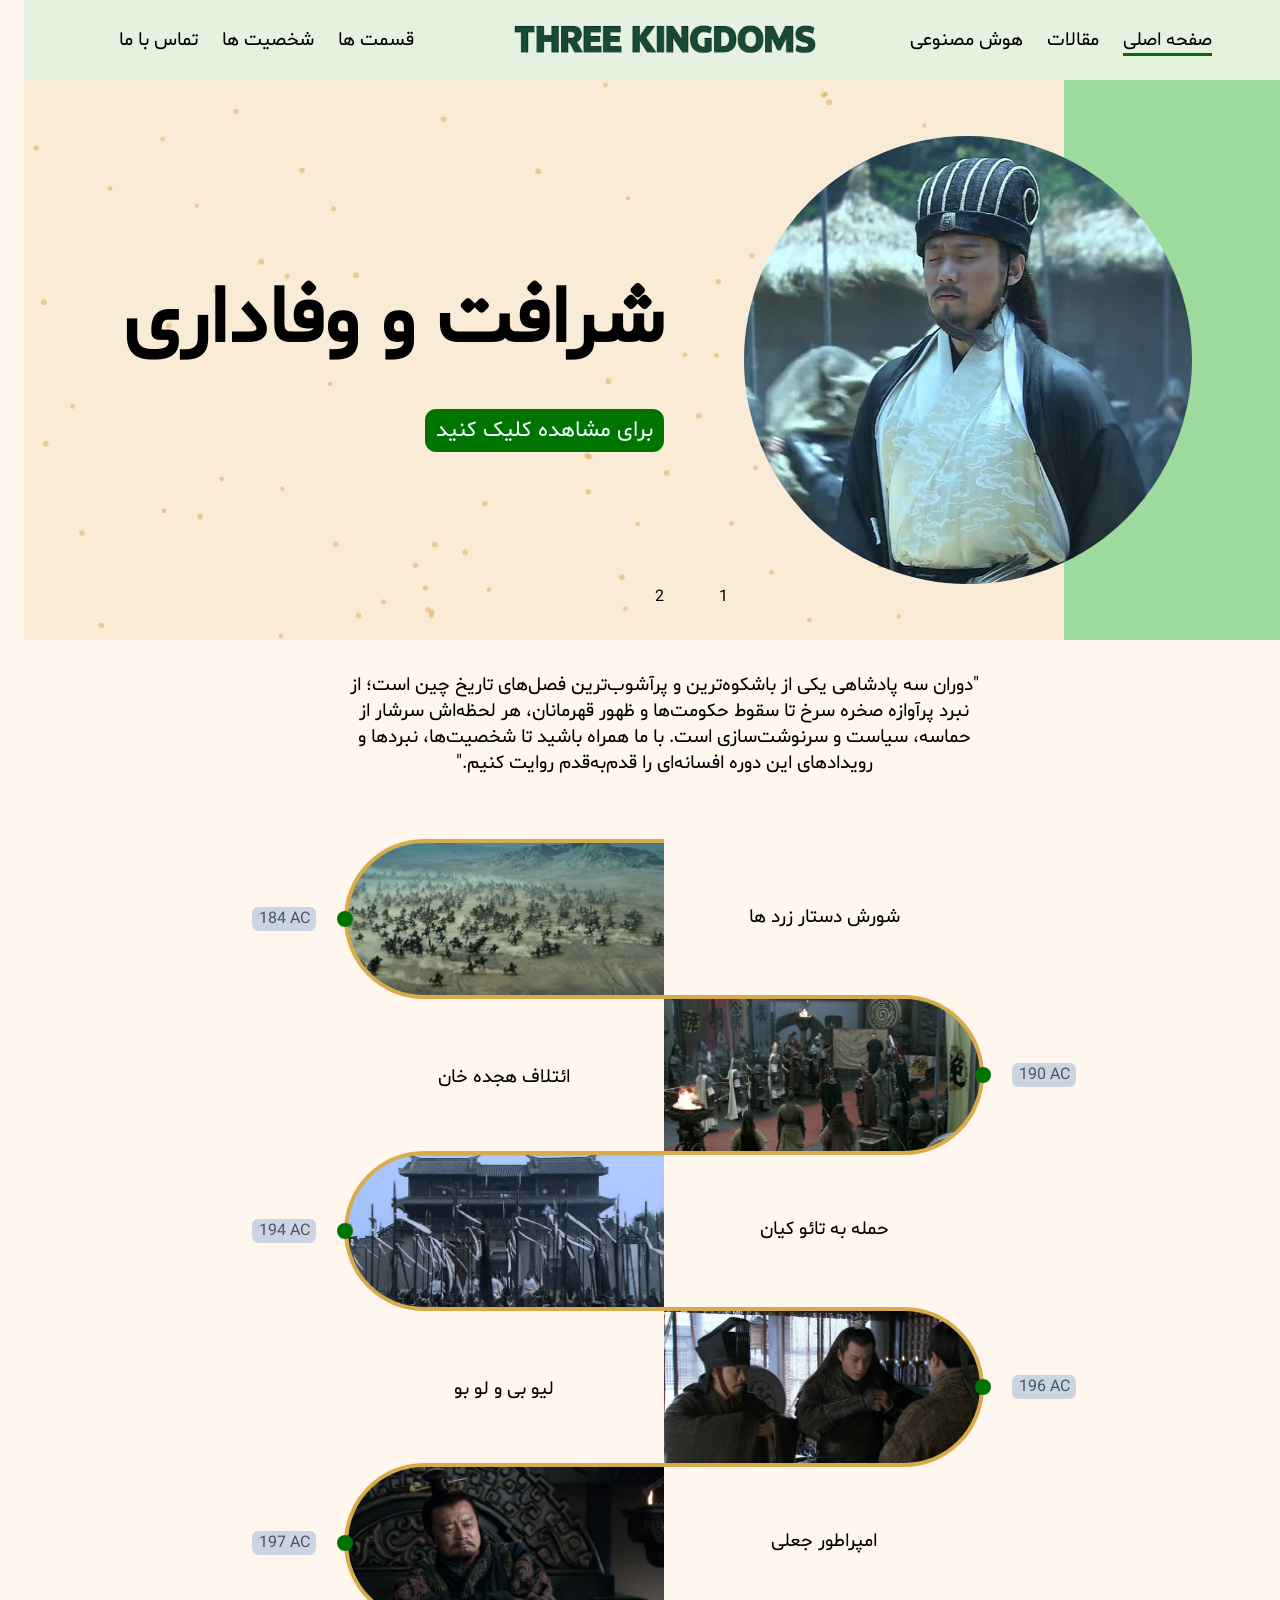
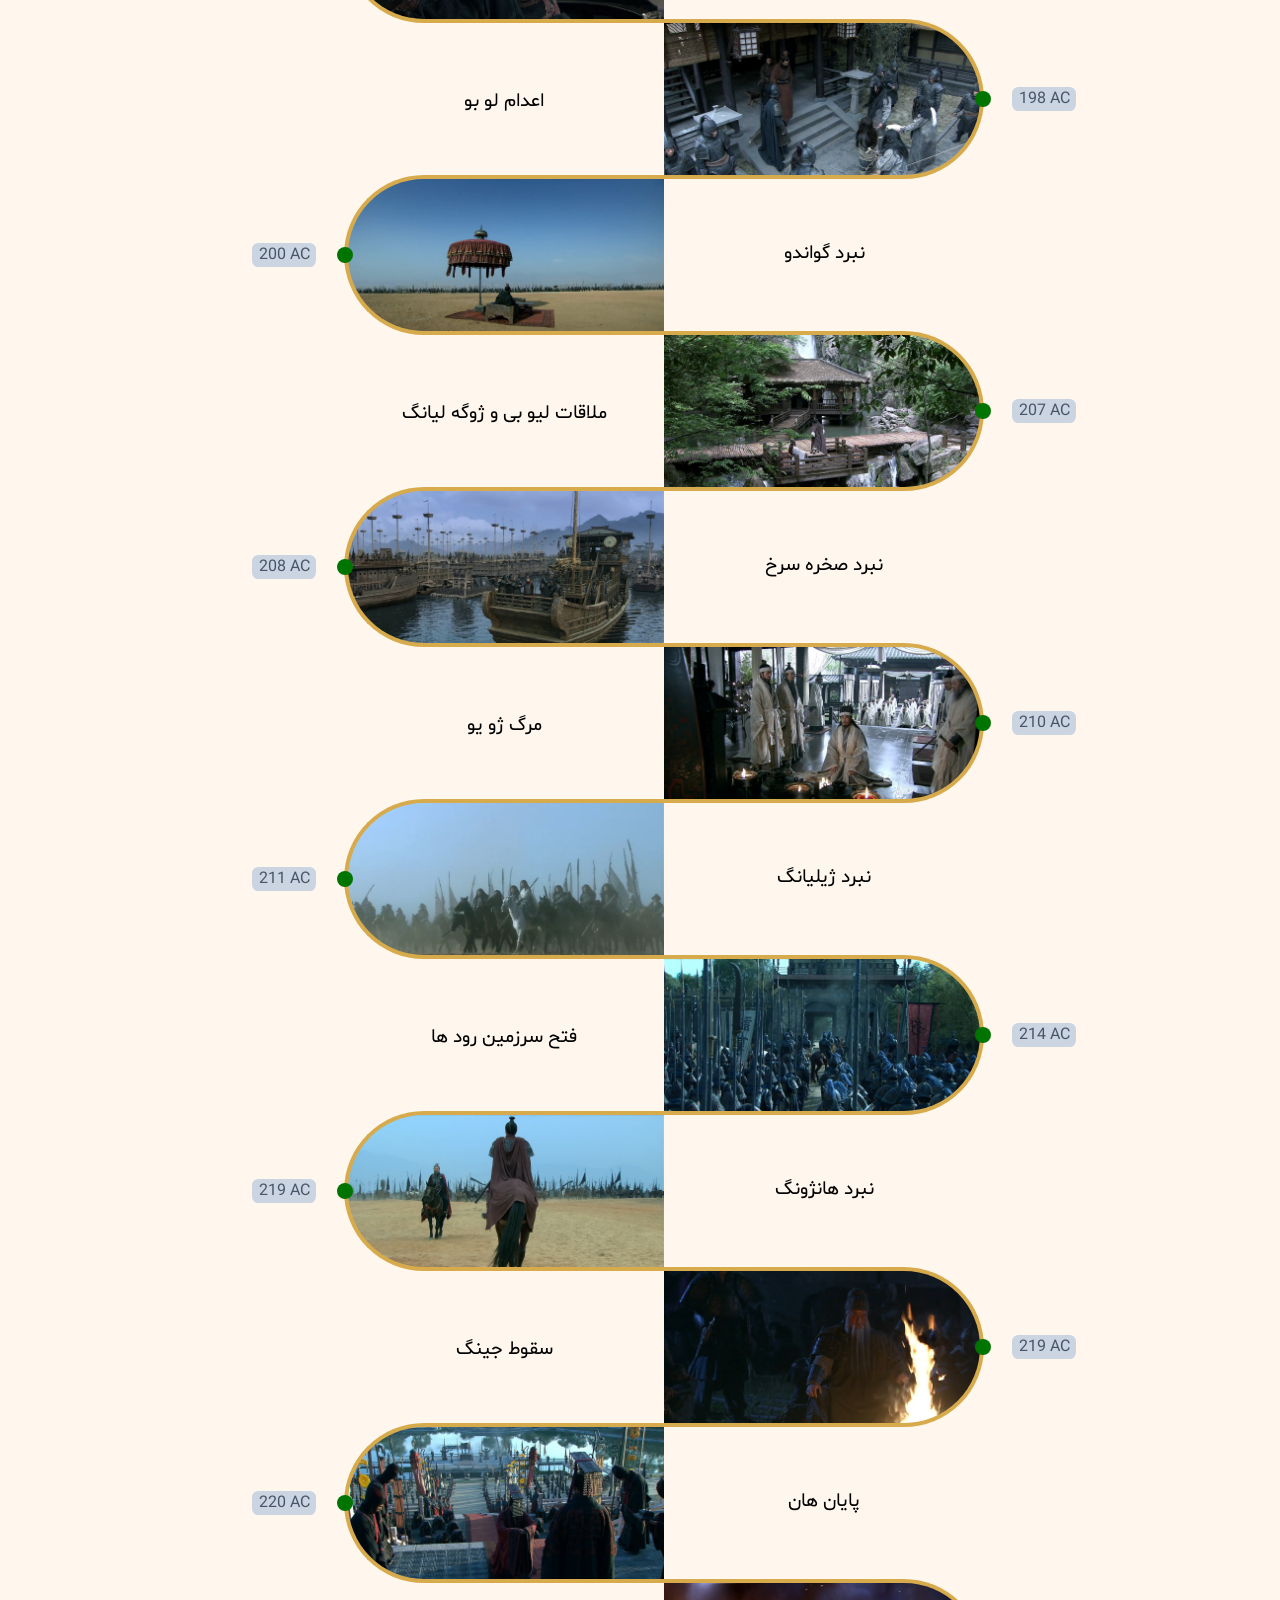
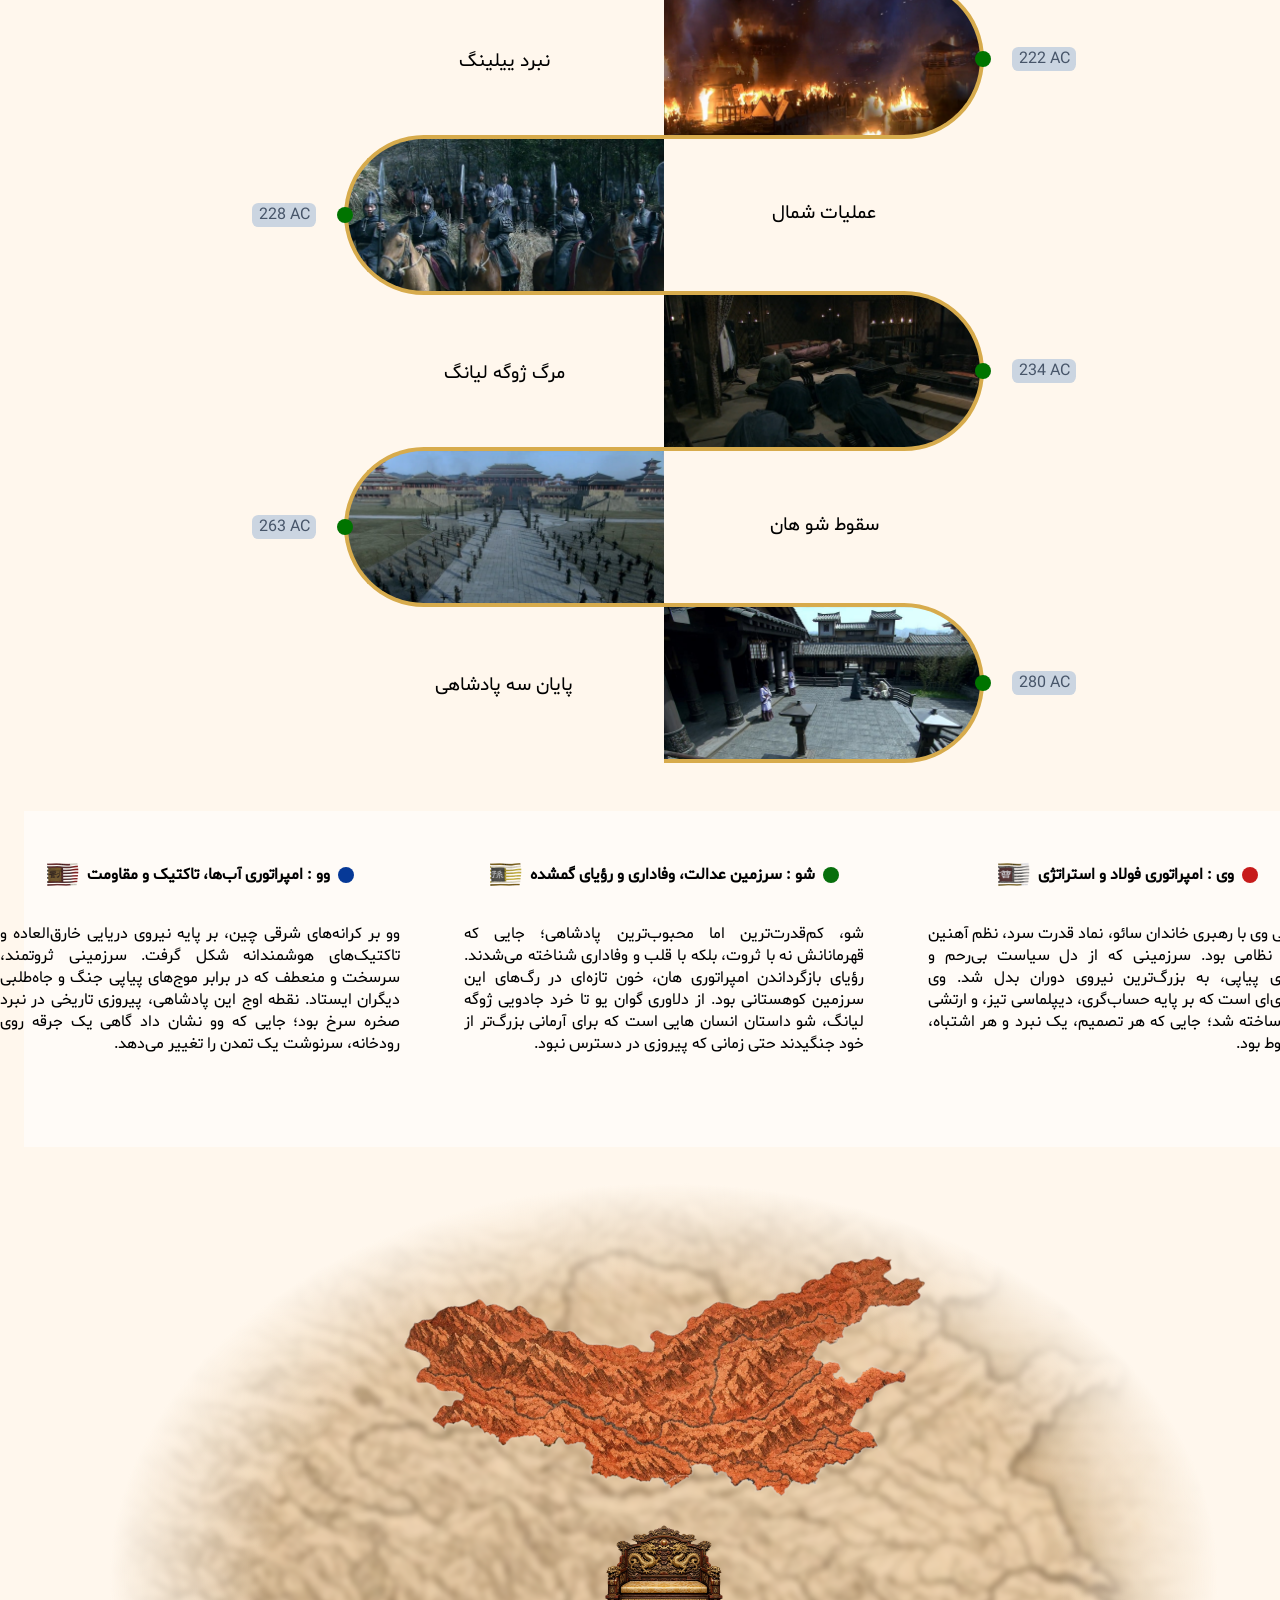
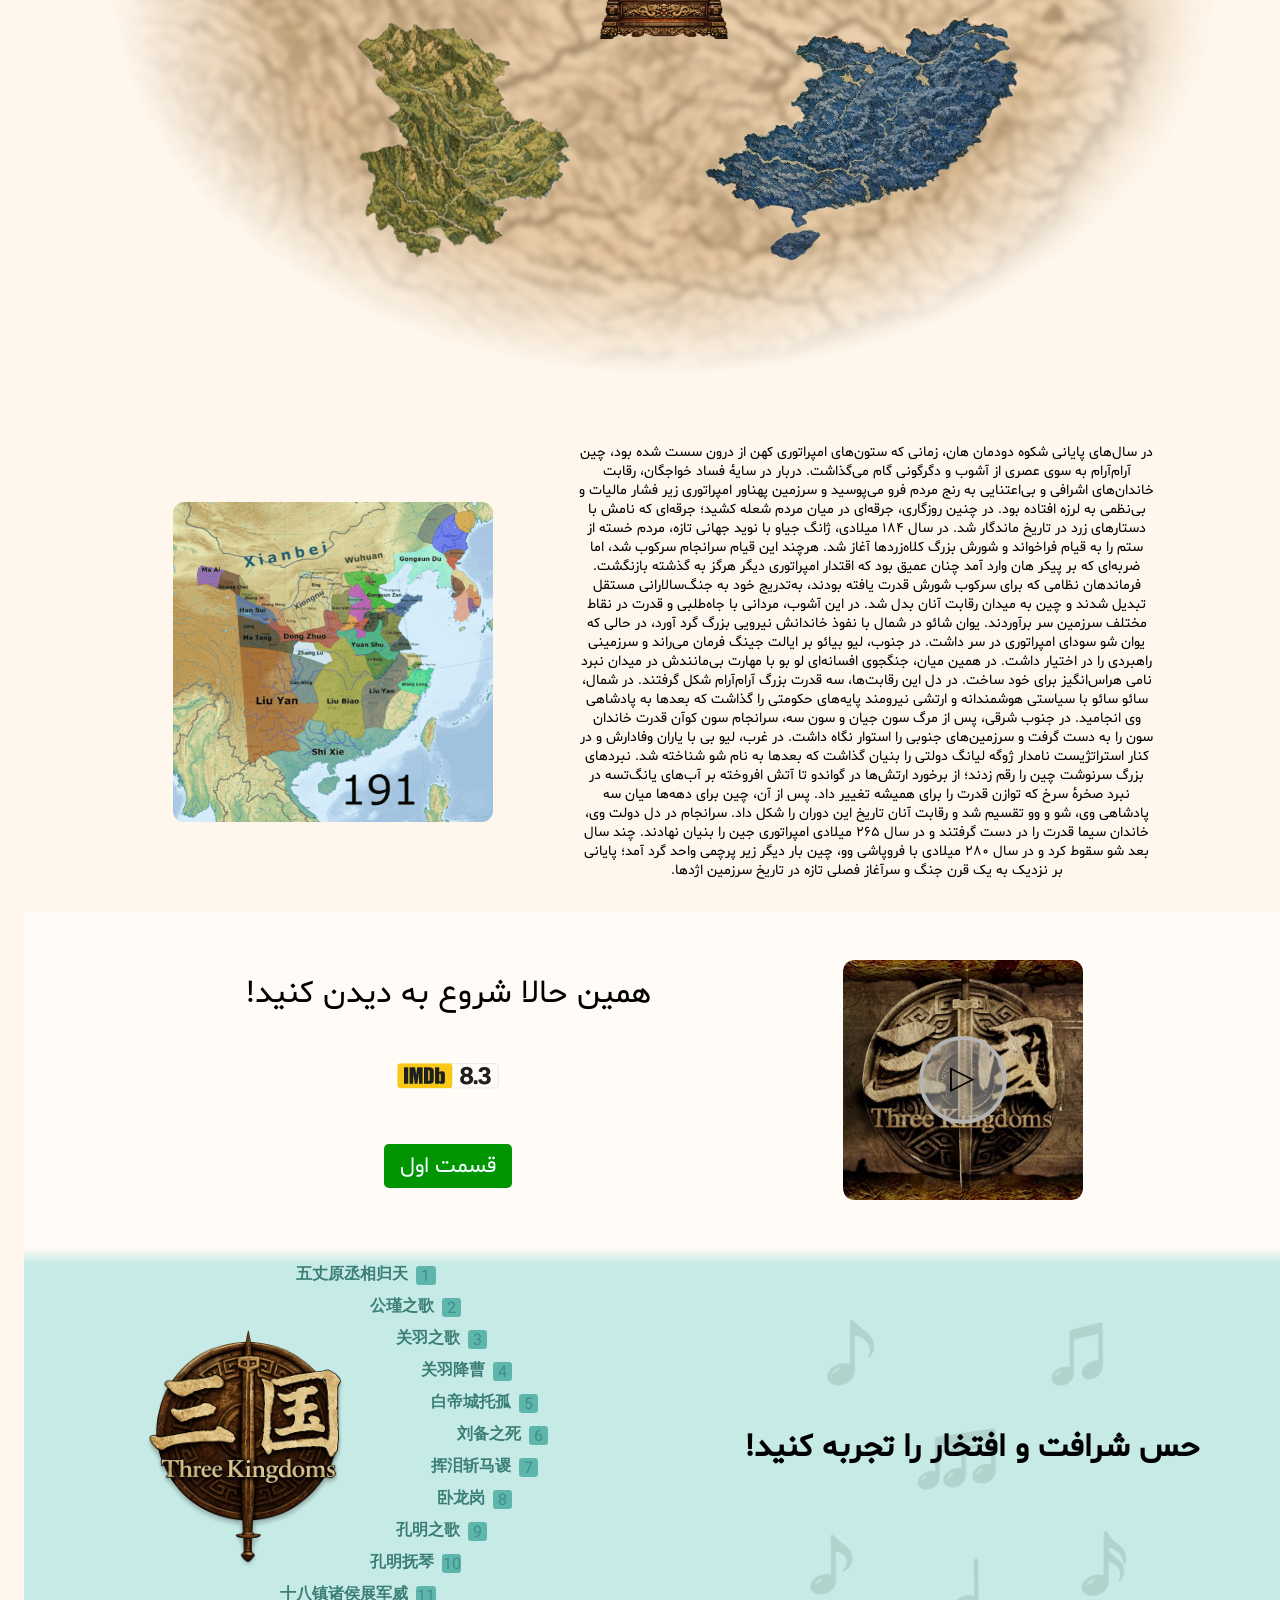
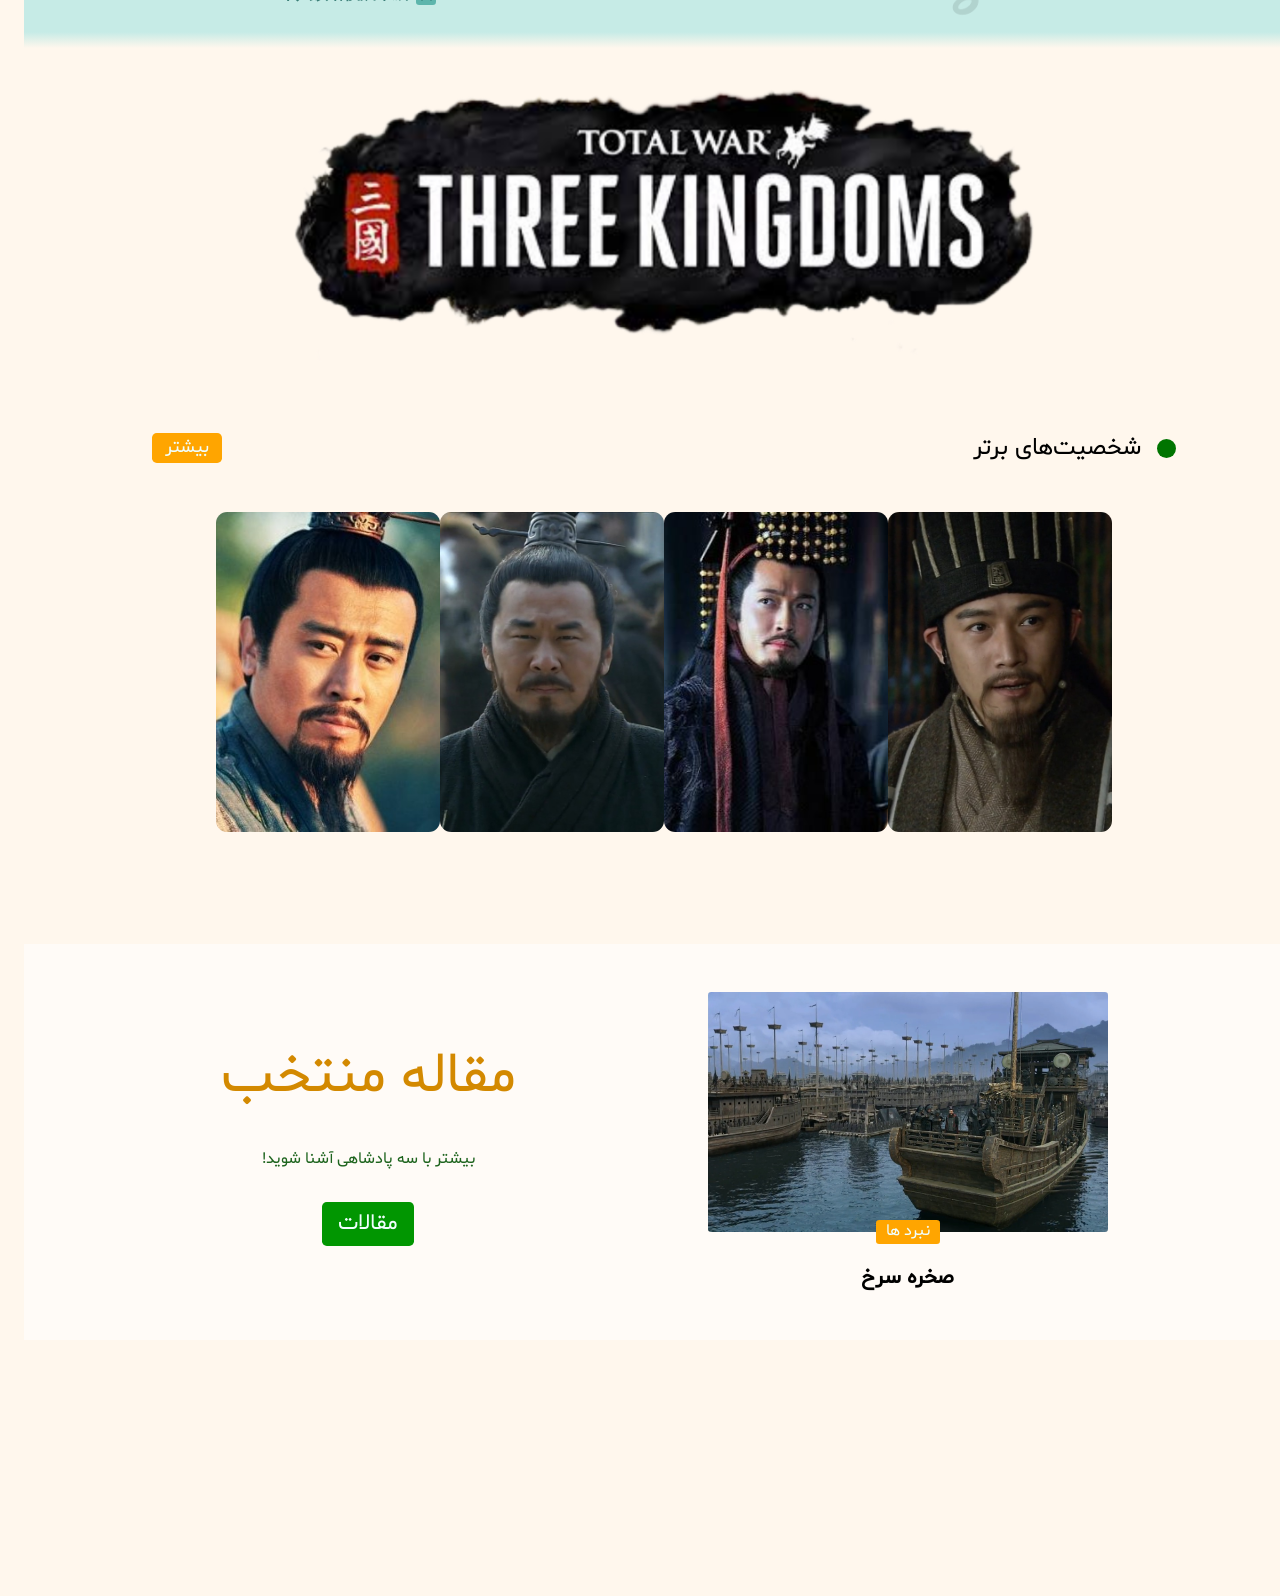
<file: temp/index.html>
<!doctype html>
<html lang="fa" dir="rtl">
  <head>
    <meta charset="UTF-8" />
    <meta name="viewport" content="width=device-width, initial-scale=1.0" />
    <meta name="theme-color" content="rgb(157, 218, 157)" />
    <link rel="stylesheet" href="../style/index.css" />
    <title>THREE KINGDOMS | سه پادشاهی</title>
  </head>
  <body>
    <div class="div">
      <!-- header -->
      <div class="header">
        <div class="hed-1">
          <a href="../index.html" class="hed-1-c"
            >صفحه اصلی
            <div class="a-extra ss"></div
          ></a>
          <a href="../temp/veblog.html" class="hed-1-c"
            >مقالات
            <div class="a-extra"></div
          ></a>
          <a href="../temp/ai.html" class="hed-1-c"
            >هوش مصنوعی
            <div class="a-extra"></div
          ></a>
        </div>
        <div class="hed-2"></div>
        <div class="hed-1">
          <a href="../temp/episode.html" class="hed-1-c"
            >قسمت ها
            <div class="a-extra"></div
          ></a>
          <a href="../temp/persons.html" class="hed-1-c"
            >شخصیت ها
            <div class="a-extra"></div
          ></a>
          <a href="../temp/callus.html" class="hed-1-c"
            >تماس با ما
            <div class="a-extra"></div
          ></a>
        </div>
      </div>

      <div class="hola hidt"></div>
      <div class="panel w0">
        <div class="panel-titr">منو</div>
        <div class="panel-body">
          <a href="../index.html" class="hed-1-c sd">صفحه اصلی </a>
          <a href="../temp/veblog.html" class="hed-1-c sd">مقالات </a
          ><a href="../temp/ai.html" class="hed-1-c sd">هوش مصنوعی</a>
          <a href="../temp/episode.html" class="hed-1-c sd">قسمت ها </a>
          <a href="../temp/persons.html" class="hed-1-c sd">شخصیت ها </a
          ><a href="../temp/callus.html" class="hed-1-c sd">تماس با ما</a>
        </div>
      </div>
      <div class="panel-btn">
        <div class="panel-btn-child ca"></div>
        <div class="panel-btn-child cb"></div>
        <div class="panel-btn-child cc"></div>
      </div>
      <!-- hero -->
      <div class="hero">
        <canvas class="can"></canvas>
        <div class="hero-extra">
          <div class="hero-extra-1">
            <p class="s">1</p>
            <div class="hero-extra-1-kh"></div>
          </div>
          <div class="hero-extra-2">
            <p class="s">2</p>
            <div class="hero-extra-2-kh"></div>
          </div>
        </div>
        <div class="hero-1">
          <div class="hero-1-extra"></div>
          <div class="hero-1-1">
            <div class="hero-1-1-1"></div>
          </div>
          <div class="hero-1-2">
            <p class="hero-1-2-1">شرافت و وفاداری</p>
            <a href="../temp/episode.html" class="hero-1-2-2"
              >برای مشاهده کلیک کنید</a
            >
          </div>
        </div>
        <div class="hero-2 hidden">
          <div class="hero-2-extra"></div>
          <div class="hero-2-1">
            <p class="hero-2-1-1">ستیز و نیرنگ برای تسلط بر کشور</p>
            <a href="../temp/persons.html" class="hero-2-1-2">شخصیت های برتر</a>
          </div>
          <div class="hero-2-2">
            <div class="hero-2-2-1"></div>
          </div>
        </div>
      </div>
      <!-- text under hero -->
      <div class="under-ded">
        <div class="under-1"></div>
        <p class="under-2">
          "دوران سه پادشاهی یکی از باشکوه‌ترین و پرآشوب‌ترین فصل‌های تاریخ چین
          است؛ از نبرد پرآوازه صخره سرخ تا سقوط حکومت‌ها و ظهور قهرمانان، هر
          لحظه‌اش سرشار از حماسه، سیاست و سرنوشت‌سازی است. با ما همراه باشید تا
          شخصیت‌ها، نبردها و رویدادهای این دوره افسانه‌ای را قدم‌به‌قدم روایت
          کنیم."
        </p>
        <div class="under-3"></div>
      </div>
      <!--  timeline  -->
      <div class="time-line">
        <div class="time-left">
          <div class="time-left-1">شورش دستار زرد ها</div>
          <div
            class="time-left-2"
            style="background-image: url(&quot;../pict/first.jpg&quot;)"
          >
            <div class="time-left-cer"></div>
            <div class="time-left-date">184 AC</div>
          </div>
        </div>

        <div class="time-right">
          <div
            class="time-right-1"
            style="background-image: url(&quot;../pict/t1.jpg&quot;)"
          >
            <div class="time-right-cer"></div>
            <div class="time-right-date">190 AC</div>
          </div>
          <div class="time-right-2">ائتلاف هجده خان</div>
        </div>

        <div class="time-left">
          <div class="time-left-1">حمله به تائو کیان</div>
          <div
            class="time-left-2"
            style="background-image: url(&quot;../pict/t2.jpg&quot;)"
          >
            <div class="time-left-cer"></div>
            <div class="time-left-date">194 AC</div>
          </div>
        </div>

        <div class="time-right">
          <div
            class="time-right-1"
            style="background-image: url(&quot;../pict/t3.jpg&quot;)"
          >
            <div class="time-right-cer"></div>
            <div class="time-right-date">196 AC</div>
          </div>
          <div class="time-right-2">لیو بی و لو بو</div>
        </div>

        <div class="time-left">
          <div class="time-left-1">امپراطور جعلی</div>
          <div
            class="time-left-2"
            style="background-image: url(&quot;../pict/t4.jpg&quot;)"
          >
            <div class="time-left-cer"></div>
            <div class="time-left-date">197 AC</div>
          </div>
        </div>

        <div class="time-right">
          <div
            class="time-right-1"
            style="background-image: url(&quot;../pict/t5.jpg&quot;)"
          >
            <div class="time-right-cer"></div>
            <div class="time-right-date">198 AC</div>
          </div>
          <div class="time-right-2">اعدام لو بو</div>
        </div>

        <div class="time-left">
          <div class="time-left-1">نبرد گواندو</div>
          <div
            class="time-left-2"
            style="background-image: url(&quot;../pict/t6.jpg&quot;)"
          >
            <div class="time-left-cer"></div>
            <div class="time-left-date">200 AC</div>
          </div>
        </div>

        <div class="time-right">
          <div
            class="time-right-1"
            style="background-image: url(&quot;../pict/t7.jpg&quot;)"
          >
            <div class="time-right-cer"></div>
            <div class="time-right-date">207 AC</div>
          </div>
          <div class="time-right-2">ملاقات لیو بی و ژوگه لیانگ</div>
        </div>

        <div class="time-left">
          <div class="time-left-1">نبرد صخره سرخ</div>
          <div
            class="time-left-2"
            style="background-image: url(&quot;../pict/t8.jpg&quot;)"
          >
            <div class="time-left-cer"></div>
            <div class="time-left-date">208 AC</div>
          </div>
        </div>

        <div class="time-right">
          <div
            class="time-right-1"
            style="background-image: url(&quot;../pict/t9.jpg&quot;)"
          >
            <div class="time-right-cer"></div>
            <div class="time-right-date">210 AC</div>
          </div>
          <div class="time-right-2">مرگ ژو یو</div>
        </div>

        <div class="time-left">
          <div class="time-left-1">نبرد ژیلیانگ</div>
          <div
            class="time-left-2"
            style="background-image: url(&quot;../pict/t10.jpg&quot;)"
          >
            <div class="time-left-cer"></div>
            <div class="time-left-date">211 AC</div>
          </div>
        </div>

        <div class="time-right">
          <div
            class="time-right-1"
            style="background-image: url(&quot;../pict/t11.jpg&quot;)"
          >
            <div class="time-right-cer"></div>
            <div class="time-right-date">214 AC</div>
          </div>
          <div class="time-right-2">فتح سرزمین رود ها</div>
        </div>

        <div class="time-left">
          <div class="time-left-1">نبرد هانژونگ</div>
          <div
            class="time-left-2"
            style="background-image: url(&quot;../pict/t12.jpg&quot;)"
          >
            <div class="time-left-cer"></div>
            <div class="time-left-date">219 AC</div>
          </div>
        </div>

        <div class="time-right">
          <div
            class="time-right-1"
            style="background-image: url(&quot;../pict/t20.jpg&quot;)"
          >
            <div class="time-right-cer"></div>
            <div class="time-right-date">219 AC</div>
          </div>
          <div class="time-right-2">سقوط جینگ</div>
        </div>

        <div class="time-left">
          <div class="time-left-1">پایان هان</div>
          <div
            class="time-left-2"
            style="background-image: url(&quot;../pict/t13.jpg&quot;)"
          >
            <div class="time-left-cer"></div>
            <div class="time-left-date">220 AC</div>
          </div>
        </div>

        <div class="time-right">
          <div
            class="time-right-1"
            style="background-image: url(&quot;../pict/t14.jpg&quot;)"
          >
            <div class="time-right-cer"></div>
            <div class="time-right-date">222 AC</div>
          </div>
          <div class="time-right-2">نبرد ییلینگ</div>
        </div>

        <div class="time-left">
          <div class="time-left-1">عملیات شمال</div>
          <div
            class="time-left-2"
            style="background-image: url(&quot;../pict/t17.jpg&quot;)"
          >
            <div class="time-left-cer"></div>
            <div class="time-left-date">228 AC</div>
          </div>
        </div>

        <div class="time-right">
          <div
            class="time-right-1"
            style="background-image: url(&quot;../pict/t21.jpg&quot;)"
          >
            <div class="time-right-cer"></div>
            <div class="time-right-date">234 AC</div>
          </div>
          <div class="time-right-2">مرگ ژوگه لیانگ</div>
        </div>

        <div class="time-left">
          <div class="time-left-1">سقوط شو هان</div>
          <div
            class="time-left-2"
            style="background-image: url(&quot;../pict/t18.jpg&quot;)"
          >
            <div class="time-left-cer"></div>
            <div class="time-left-date">263 AC</div>
          </div>
        </div>

        <div class="time-right">
          <div
            class="time-right-1"
            style="background-image: url(&quot;../pict/t19.jpg&quot;)"
          >
            <div class="time-right-cer"></div>
            <div class="time-right-date">280 AC</div>
          </div>
          <div class="time-right-2">پایان سه پادشاهی</div>
        </div>
        <div class="dd"></div>
      </div>
      <!-- three kingdoms text -->
      <div class="thtext">
        <div class="th-child">
          <div class="th-titr">
            <div
              class="th-titr-1"
              style="background-color: rgb(199, 27, 27)"
            ></div>
            <div class="th-titr-2">وی : امپراتوری فولاد و استراتژی</div>
            <div
              class="th-titr-3"
              style="background-image: url(&quot;../pngpic/c.png&quot;)"
            ></div>
          </div>
          <div class="th-text">
            پادشاهی وی با رهبری خاندان سائو، نماد قدرت سرد، نظم آهنین و نبوغ
            نظامی بود. سرزمینی که از دل سیاست بی‌رحم و جنگ‌های پیاپی، به
            بزرگ‌ترین نیروی دوران بدل شد. وی امپراتوری‌ای است که بر پایه
            حساب‌گری، دیپلماسی تیز، و ارتشی بی‌رحم ساخته شد؛ جایی که هر تصمیم،
            یک نبرد و هر اشتباه، یک سقوط بود.
          </div>
        </div>
        <div class="th-child">
          <div class="th-titr">
            <div
              class="th-titr-1"
              style="background-color: rgb(7, 111, 12)"
            ></div>
            <div class="th-titr-2">
              شو : سرزمین عدالت، وفاداری و رؤیای گمشده
            </div>
            <div
              class="th-titr-3"
              style="background-image: url(&quot;../pngpic/d.png&quot;)"
            ></div>
          </div>
          <div class="th-text">
            شو، کم‌قدرت‌ترین اما محبوب‌ترین پادشاهی؛ جایی که قهرمانانش نه با
            ثروت، بلکه با قلب و وفاداری شناخته می‌شدند. رؤیای بازگرداندن
            امپراتوری هان، خون تازه‌ای در رگ‌های این سرزمین کوهستانی بود. از
            دلاوری گوان یو تا خرد جادویی ژوگه لیانگ، شو داستان انسان هایی است که
            برای آرمانی بزرگ‌تر از خود جنگیدند حتی زمانی که پیروزی در دسترس
            نبود.
          </div>
        </div>
        <div class="th-child">
          <div class="th-titr">
            <div
              class="th-titr-1"
              style="background-color: rgb(6, 57, 151)"
            ></div>
            <div class="th-titr-2">وو : امپراتوری آب‌ها، تاکتیک و مقاومت</div>
            <div
              class="th-titr-3"
              style="background-image: url(&quot;../pngpic/b.png&quot;)"
            ></div>
          </div>
          <div class="th-text">
            وو بر کرانه‌های شرقی چین، بر پایه نیروی دریایی خارق‌العاده و
            تاکتیک‌های هوشمندانه شکل گرفت. سرزمینی ثروتمند، سرسخت و منعطف که در
            برابر موج‌های پیاپی جنگ و جاه‌طلبی دیگران ایستاد. نقطه اوج این
            پادشاهی، پیروزی تاریخی در نبرد صخره سرخ بود؛ جایی که وو نشان داد
            گاهی یک جرقه روی رودخانه، سرنوشت یک تمدن را تغییر می‌دهد.
          </div>
        </div>
      </div>
      <div class="thtext-extra">
        <div class="thtext-extra-extra red r1"></div>
        <div
          class="thtext-extra-child"
          style="border: rgb(199, 27, 27) solid 1px"
        ></div>
        <div
          class="thtext-extra-child"
          style="border: rgb(7, 111, 12) solid 1px"
        ></div>
        <div
          class="thtext-extra-child"
          style="border: rgb(6, 57, 151) solid 1px"
        ></div>
      </div>

      <!-- road to throne -->
      <div class="throne">
        <div class="throne-hale"></div>
        <canvas class="thcan"></canvas>
      </div>

      <!-- gif -->
      <div class="gif">
        <div class="gif-1">
          در سال‌های پایانی شکوه دودمان هان، زمانی که ستون‌های امپراتوری کهن از
          درون سست شده بود، چین آرام‌آرام به سوی عصری از آشوب و دگرگونی گام
          می‌گذاشت. دربار در سایهٔ فساد خواجگان، رقابت خاندان‌های اشرافی و
          بی‌اعتنایی به رنج مردم فرو می‌پوسید و سرزمین پهناور امپراتوری زیر فشار
          مالیات و بی‌نظمی به لرزه افتاده بود. در چنین روزگاری، جرقه‌ای در میان
          مردم شعله کشید؛ جرقه‌ای که نامش با دستارهای زرد در تاریخ ماندگار شد.
          در سال ۱۸۴ میلادی، ژانگ جیاو با نوید جهانی تازه، مردم خسته از ستم را
          به قیام فراخواند و شورش بزرگ کلاه‌زردها آغاز شد. هرچند این قیام
          سرانجام سرکوب شد، اما ضربه‌ای که بر پیکر هان وارد آمد چنان عمیق بود که
          اقتدار امپراتوری دیگر هرگز به گذشته بازنگشت. فرماندهان نظامی که برای
          سرکوب شورش قدرت یافته بودند، به‌تدریج خود به جنگ‌سالارانی مستقل تبدیل
          شدند و چین به میدان رقابت آنان بدل شد. در این آشوب، مردانی با جاه‌طلبی
          و قدرت در نقاط مختلف سرزمین سر برآوردند. یوان شائو در شمال با نفوذ
          خاندانش نیرویی بزرگ گرد آورد، در حالی که یوان شو سودای امپراتوری در سر
          داشت. در جنوب، لیو بیائو بر ایالت جینگ فرمان می‌راند و سرزمینی راهبردی
          را در اختیار داشت. در همین میان، جنگجوی افسانه‌ای لو بو با مهارت
          بی‌مانندش در میدان نبرد نامی هراس‌انگیز برای خود ساخت. در دل این
          رقابت‌ها، سه قدرت بزرگ آرام‌آرام شکل گرفتند. در شمال، سائو سائو با
          سیاستی هوشمندانه و ارتشی نیرومند پایه‌های حکومتی را گذاشت که بعدها به
          پادشاهی وی انجامید. در جنوب شرقی، پس از مرگ سون جیان و سون سه، سرانجام
          سون کوآن قدرت خاندان سون را به دست گرفت و سرزمین‌های جنوبی را استوار
          نگاه داشت. در غرب، لیو بی با یاران وفادارش و در کنار استراتژیست نامدار
          ژوگه لیانگ دولتی را بنیان گذاشت که بعدها به نام شو شناخته شد. نبردهای
          بزرگ سرنوشت چین را رقم زدند؛ از برخورد ارتش‌ها در گواندو تا آتش
          افروخته بر آب‌های یانگ‌تسه در نبرد صخرهٔ سرخ که توازن قدرت را برای
          همیشه تغییر داد. پس از آن، چین برای دهه‌ها میان سه پادشاهی وی، شو و وو
          تقسیم شد و رقابت آنان تاریخ این دوران را شکل داد. سرانجام در دل دولت
          وی، خاندان سیما قدرت را در دست گرفتند و در سال ۲۶۵ میلادی امپراتوری
          جین را بنیان نهادند. چند سال بعد شو سقوط کرد و در سال ۲۸۰ میلادی با
          فروپاشی وو، چین بار دیگر زیر پرچمی واحد گرد آمد؛ پایانی بر نزدیک به یک
          قرن جنگ و سرآغاز فصلی تازه در تاریخ سرزمین اژدها.
        </div>
        <div class="gif-2"></div>
      </div>

      <!-- one -->
      <div class="one">
        <div class="one-1">
          <a
            class="ww"
            href="https://www.moviesho.com/playonline/6101?player=aHR0cHM6Ly9zci5tb3ZpZXNoby5jb20vU2VyaWVzL1RocmVlLktpbmdkb21zL1RocmVlLktpbmdkb21zLkUwMS43MjBwLm1rdg=="
          ></a>
          <div class="one-1-pic"></div>
          <div class="one-1-hale"></div>
          <div class="one-1-cer">
            <div class="one-1-cer-c"><div class="mo">▷</div></div>
          </div>
        </div>
        <div class="one-2">
          <div class="one-2-1">همین حالا شروع به دیدن کنید!</div>
          <div class="one-2-2"></div>
          <a
            href="https://www.moviesho.com/playonline/6101?player=aHR0cHM6Ly9zci5tb3ZpZXNoby5jb20vU2VyaWVzL1RocmVlLktpbmdkb21zL1RocmVlLktpbmdkb21zLkUwMS43MjBwLm1rdg=="
            class="one-2-3 sasa"
            >قسمت اول</a
          >
        </div>
      </div>

      <!-- music -->
      <div class="music">
        <div class="music-e-1"></div>
        <div class="music-e-2"></div>
        <div class="music-1">
          <div class="music-1-2">حس شرافت و افتخار را تجربه کنید!</div>
          <div class="music-1-pic"></div>
        </div>
        <div class="music-2">
          <div class="music-2-pic"></div>

          <div class="omg j1">
            <div data-id="aaa" class="omgg">
              <div class="omg-num">1</div>
              <div class="omg-text">五丈原丞相归天</div>
            </div>
          </div>

          <div class="omg j2">
            <div data-id="bbb" class="omgg">
              <div class="omg-num">2</div>
              <div class="omg-text">公瑾之歌</div>
            </div>
          </div>

          <div class="omg j3">
            <div data-id="ccc" class="omgg">
              <div class="omg-num">3</div>
              <div class="omg-text">关羽之歌</div>
            </div>
          </div>

          <div class="omg j4">
            <div data-id="ddd" class="omgg">
              <div class="omg-num">4</div>
              <div class="omg-text">关羽降曹</div>
            </div>
          </div>

          <div class="omg j5">
            <div data-id="ttt" class="omgg">
              <div class="omg-num">5</div>
              <div class="omg-text">白帝城托孤</div>
            </div>
          </div>

          <div class="omg j6">
            <div data-id="eee" class="omgg">
              <div class="omg-num">6</div>
              <div class="omg-text">刘备之死</div>
            </div>
          </div>

          <div class="omg j7">
            <div data-id="lll" class="omgg">
              <div class="omg-num">7</div>
              <div class="omg-text">挥泪斩马谡</div>
            </div>
          </div>

          <div class="omg j8">
            <div data-id="ggg" class="omgg">
              <div class="omg-num">8</div>
              <div class="omg-text">卧龙岗</div>
            </div>
          </div>

          <div class="omg j9">
            <div data-id="hhh" class="omgg">
              <div class="omg-num">9</div>
              <div class="omg-text">孔明之歌</div>
            </div>
          </div>

          <div class="omg j10">
            <div data-id="iii" class="omgg">
              <div class="omg-num">10</div>
              <div class="omg-text">孔明抚琴</div>
            </div>
          </div>

          <div class="omg j11">
            <div data-id="fff" class="omgg">
              <div class="omg-num">11</div>
              <div class="omg-text">十八镇诸侯展军威</div>
            </div>
          </div>
        </div>
      </div>

      <!-- music bar -->
      <div class="music-bar h0">
        <div class="music-bar-main">
          <div class="music-time">0:00</div>
          <div class="music-pro-dad h25s">
            <div class="music-pro"></div>
            <div class="music-cer"></div>
          </div>
          <div id="main-btn" class="playstop-btn"></div>
          <div class="music-name"></div>
          <div class="close"></div>
        </div>
      </div>
      <!-- tk poster -->
      <div class="poster-dad">
        <canvas class="poster"></canvas>
      </div>
      <!-- persons -->
      <div class="persons-hed">
        <div class="person-titr">
          <div class="person-titr-1"></div>
          <div class="person-titr-2">شخصیت‌های برتر</div>
        </div>
        <div class="more-person"><a href="http://" class="qwqw">بیشتر</a></div>
      </div>
      <div class="persons">
        <div class="person" style="margin-right: 4rem">
          <div class="p-ex"></div>
          <div
            class="person-pic"
            style="background-image: url(&quot;../pic/jp.jpg&quot;)"
          ></div>
          <div class="person-hale"></div>
          <div class="person-enf">
            <div class="person-name">ژوگه لیانگ با نام محترم کنگ مینگ</div>
            <div class="person-to">
              نابغه‌ای استراتژیست و صدراعظم شو هان که با هوش سرشار و
              پیش‌بینی‌های دقیقش، نقشه‌های جنگی بی‌نظیری طراحی کرد. او نماد
              وفاداری مطلق به لیو بی و تلاش بی‌وقفه برای احیای خاندان هان بود.
              با تدبیرش، ارتش کوچک شو را در برابر امپراتوری عظیم وی نگه داشت و
              به اسطوره‌ای در تاریخ چین تبدیل شد. حکمت او هنوز هم در فرهنگ عامه
              زبان‌زد است.
            </div>
          </div>
        </div>

        <div class="person">
          <div class="p-ex"></div>
          <div
            class="person-pic"
            style="background-image: url(&quot;../pic/sunquanp.jpeg&quot;)"
          ></div>
          <div class="person-hale"></div>
          <div class="person-enf">
            <div class="person-name">سون کوآن با نام محترم ژونگمو</div>
            <div class="person-to">
              فرمانروای وو که با تدبیر و صبر، امپراتوری خود را در جنوب شرقی
              مستحکم کرد. او برخلاف رقیبانش، بیشتر به توسعهٔ داخلی و دریایی
              پرداخت و از مشاوران بزرگی مثل ژو یو و لو شون بهره برد. سیاست‌های
              متعادل او باعث شد وو به عنوان آخرین امپراتوری از سه‌گانه سقوط کند.
              او نشان داد که دوراندیشی و میانه‌روی می‌تواند از شمشیر هم
              قدرتمندتر باشد.
            </div>
          </div>
        </div>

        <div class="person">
          <div class="p-ex"></div>
          <div
            class="person-pic"
            style="background-image: url(&quot;../pic/caop.jpg&quot;)"
          ></div>
          <div class="person-hale"></div>
          <div class="person-enf">
            <div class="person-name">سائو سائو با نام محترم منگده</div>
            <div class="person-to">
              استراتژیست و فرمانروایی بی‌رحم که با ذهنی تیزبین و قدرت مدیریتی
              بالا، پایه‌های امپراتوری وی را بنا نهاد. او شاعری توانا و
              سیاستمداری عمل‌گرا بود که در عین ظلم و جاه‌طلبی، به نخبگان احترام
              می‌گذاشت. کارنامه‌اش آمیزه‌ای از پیروزی‌های درخشان و شکست‌های
              مهلک، مثل نبرد صخره‌ی سرخ، است. او همواره به دنبال یکپارچه‌سازی
              چین تحت فرمان خود بود.
            </div>
          </div>
        </div>

        <div class="person" style="margin-left: 4rem">
          <div class="p-ex"></div>
          <div
            class="person-pic"
            style="background-image: url(&quot;../pic/liubeyp.jpeg&quot;)"
          ></div>
          <div class="person-hale"></div>
          <div class="person-enf">
            <div class="person-name">لیو بی با نام محترم ژوآنده</div>
            <div class="person-to">
              بنیان‌گذار شو هان که با فروتنی و مهربانی، دل‌های مردم و جنگجویان
              را تسخیر کرد. او از تبار فقیر خاندان هان بود و با تکیه بر برادران
              قسم‌خورده و راهنمایی‌های کونگ مینگ، امپراتوری خود را ساخت.
              وفاداری‌اش به آرمان هان و عشق به رعایا، او را به محبوب‌ترین
              فرمانروای سه پادشاهی تبدیل کرد. او اعتقاد داشت که حاکم باید در
              خدمت مردم باشد، نه برعکس.
            </div>
          </div>
        </div>
      </div>

      <!-- magale -->
      <div class="magale">
        <div class="magale-1">
          <div class="magale-1-pic">
            <div href="" class="magale-1-pic-1">
              <a href="./temp/article.html?1" class="opq"></a>
              <div class="magale-1-pic-1-1"></div>
              <div class="magale-1-pic-1-2">
                <div class="cer"></div>
                <div class="cer"></div>
                <div class="cer"></div>
              </div>
            </div>
            <div class="magale-1-pic-2">نبرد ها</div>
          </div>
          <div class="magale-1-name">صخره سرخ</div>
        </div>
        <div class="magale-2">
          <div class="magale-2-1">مقاله منتخب</div>
          <div class="magale-2-2">بیشتر با سه پادشاهی آشنا شوید!</div>
          <a href="../temp/veblog.html" class="one-2-3">مقالات</a>
        </div>
      </div>
    </div>
    <div class="space"></div>
    <!-- footer -->
    <div class="footer">
      <div class="footer-hed">
        <div class="footer-hed-pic"></div>
      </div>

      <div class="footer-dad">
        <div class="footer-1">
          <div class="footer-1-hed">
            <div class="footer-1-hed-cer"></div>
            <div class="footer-1-hed-name">راه های ارتباطی</div>
          </div>
          <div class="footer-1-body">
            <div class="footer-1-body-ch">
              <div
                class="footer-1-body-ch-1"
                style="
                  background-image: url(&quot;../pngpic/phone.png&quot;);
                  background-size: cover;
                "
              ></div>
              <div class="footer-1-body-ch-2">09302745553</div>
            </div>
            <div class="footer-1-body-ch">
              <div
                class="footer-1-body-ch-1"
                style="
                  background-image: url(&quot;../pngpic/email.png&quot;);
                  background-size: cover;
                "
              ></div>
              <div class="footer-1-body-ch-2">mohsen2351fazeli@gmail.com</div>
            </div>
          </div>
        </div>
        <div class="footer-1">
          <div class="footer-1-hed">
            <div class="footer-1-hed-cer"></div>
            <div class="footer-1-hed-name">شبکه های اجتماعی</div>
          </div>
          <div class="footer-1-body">
            <div class="footer-1-body-ch">
              <div
                class="footer-1-body-ch-1"
                style="
                  background-image: url(&quot;../pngpic/tel.png&quot;);
                  background-size: cover;
                "
              ></div>
              <div dir="ltr" class="footer-1-body-ch-2">@zhuge_liang208</div>
            </div>
            <div class="footer-1-body-ch">
              <div
                class="footer-1-body-ch-1"
                style="
                  background-image: url(&quot;../pngpic/insta.png&quot;);
                  background-size: cover;
                "
              ></div>
              <div dir="ltr" class="footer-1-body-ch-2">mohsen2351fazeli</div>
            </div>
            <div class="footer-1-body-ch">
              <div
                class="footer-1-body-ch-1"
                style="
                  background-image: url(&quot;../pngpic/lin.png&quot;);
                  background-size: cover;
                "
              ></div>
              <div dir="ltr" class="footer-1-body-ch-2">mohsenfazeli</div>
            </div>
            <div class="footer-1-body-ch">
              <div
                class="footer-1-body-ch-1"
                style="
                  background-image: url(&quot;../pngpic/eitaa.png&quot;);
                  background-size: cover;
                "
              ></div>
              <div dir="ltr" class="footer-1-body-ch-2">@zhugeliang</div>
            </div>
          </div>
        </div>

        <div class="footer-2">
          <div class="footer-2-1">©کلیه حقوق مادی و معنوی سایت محفوظ است.</div>
          <div class="footer-2-2">ساخته شده توسط محسن فاضلی</div>
        </div>
      </div>
      <div class="footer-picpng">
        <div class="footer-picpng-pic"></div>
      </div>
    </div>

    <audio src="" class="audio"></audio>
    <script src="../script/index.js"></script>
  </body>
</html>
</file>
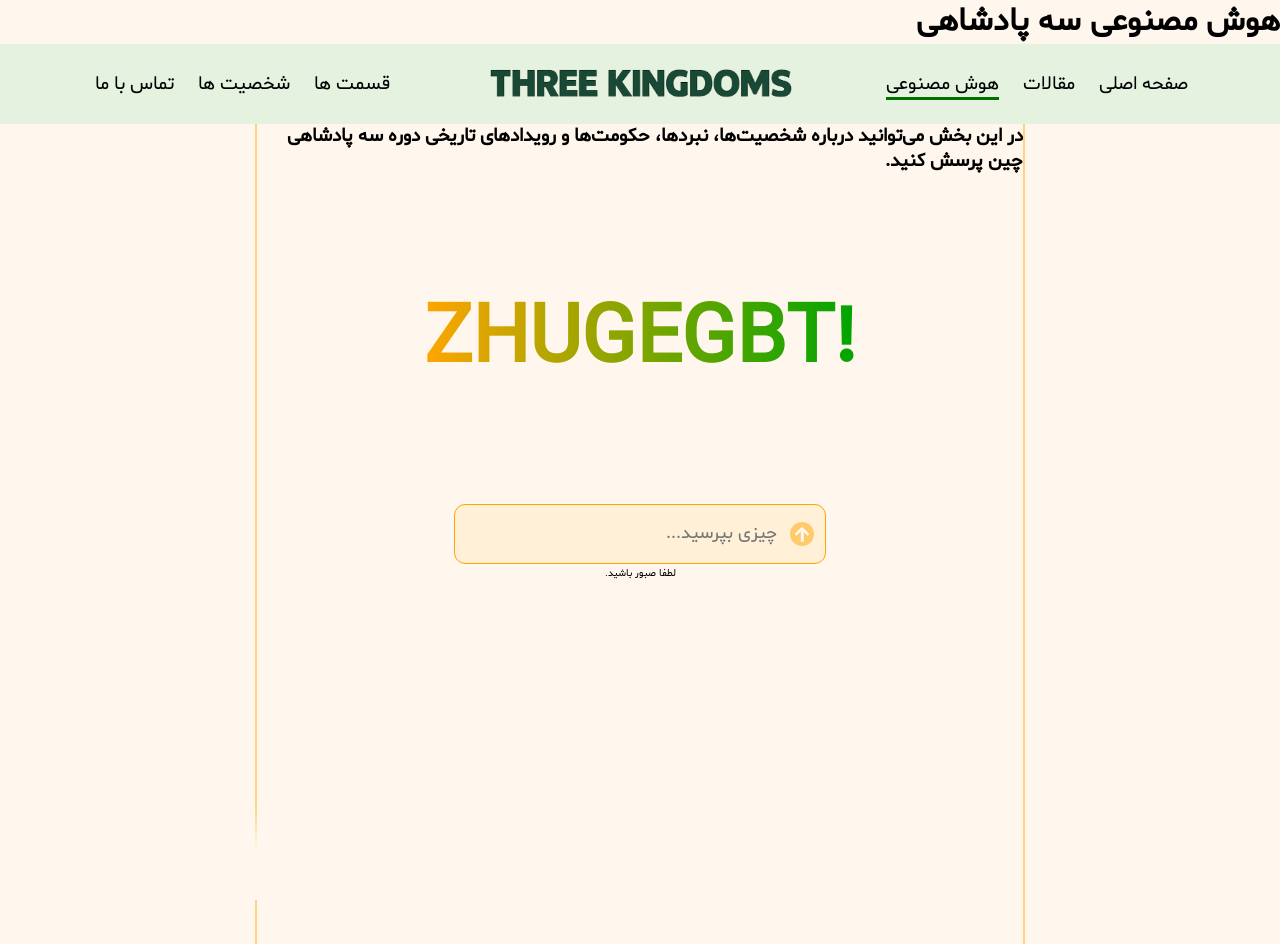
<file: temp/ai.html>
<!doctype html>
<html lang="fa" dir="rtl">
  <head>
    <meta charset="UTF-8" />
    <meta name="viewport" content="width=device-width, initial-scale=1.0" />
    <meta name="theme-color" content="rgb(157, 218, 157)" />
    <meta name="description" content=" هوش مصنوعی سه پادشاهی" />
    <link rel="canonical" href="https://threekingdom.ir/temp/ai.html" />
    <link rel="stylesheet" href="../style/ai.css" />

    <title>THREE KINGDOMS | هوش مصنوعی</title>
  </head>
  <body>
    <div class="seo">
      <h1>هوش مصنوعی سه پادشاهی</h1>
    </div>
    <div class="div">
      <header class="header">
        <div class="hed-1">
          <a href="../index.html" class="hed-1-c"
            >صفحه اصلی
            <div class="a-extra"></div
          ></a>
          <a href="../temp/veblog.html" class="hed-1-c"
            >مقالات
            <div class="a-extra"></div
          ></a>
          <a href="../temp/ai.html" class="hed-1-c"
            >هوش مصنوعی
            <div class="a-extra ss"></div
          ></a>
        </div>
        <div class="hed-2"></div>
        <div class="hed-1">
          <a href="../temp/episode.html" class="hed-1-c"
            >قسمت ها
            <div class="a-extra"></div
          ></a>
          <a href="../temp/persons.html" class="hed-1-c"
            >شخصیت ها
            <div class="a-extra"></div
          ></a>
          <a href="../temp/callus.html" class="hed-1-c"
            >تماس با ما
            <div class="a-extra"></div
          ></a>
        </div>
      </header>

      <div class="hola hidt"></div>
      <div class="panel w0">
        <div class="panel-titr">منو</div>
        <div class="panel-body">
          <a href="../index.html" class="hed-1-c sd">صفحه اصلی </a>
          <a href="../temp/veblog.html" class="hed-1-c sd">مقالات </a>
          <a href="../temp/ai.html" class="hed-1-c sd">هوش مصنوعی</a>
          <a href="../temp/episode.html" class="hed-1-c sd">قسمت ها </a>
          <a href="../temp/persons.html" class="hed-1-c sd">شخصیت ها </a
          ><a href="../temp/callus.html" class="hed-1-c sd">تماس با ما</a>
        </div>
      </div>
      <div class="panel-btn">
        <div class="panel-btn-child ca"></div>
        <div class="panel-btn-child cb"></div>
        <div class="panel-btn-child cc"></div>
      </div>

      <main class="main">
        <div class="main-1"></div>
        <div class="main-2">
          <div class="input-dad">
            <input class="ques" placeholder="چیزی بپرسید..." />
            <div class="send-btn">
              <div class="one"></div>
              <div class="two"></div>
              <div class="three hidden"></div>
            </div>
            <p class="u">لطفا صبور باشید.</p>
          </div>

          <h2 class="zhuge">!ZHUGEGBT</h2>
          <h3 class="under-zhuge">
            در این بخش می‌توانید درباره شخصیت‌ها، نبردها، حکومت‌ها و رویدادهای
            تاریخی دوره سه پادشاهی چین پرسش کنید.
          </h3>
          <div class="jale"></div>
          <div class="wwe"></div>
          <div class="spy"></div>
        </div>
        <div class="main-1"></div>
      </main>
    </div>

    <script src="../script/ai.js"></script>
  </body>
</html>
</file>
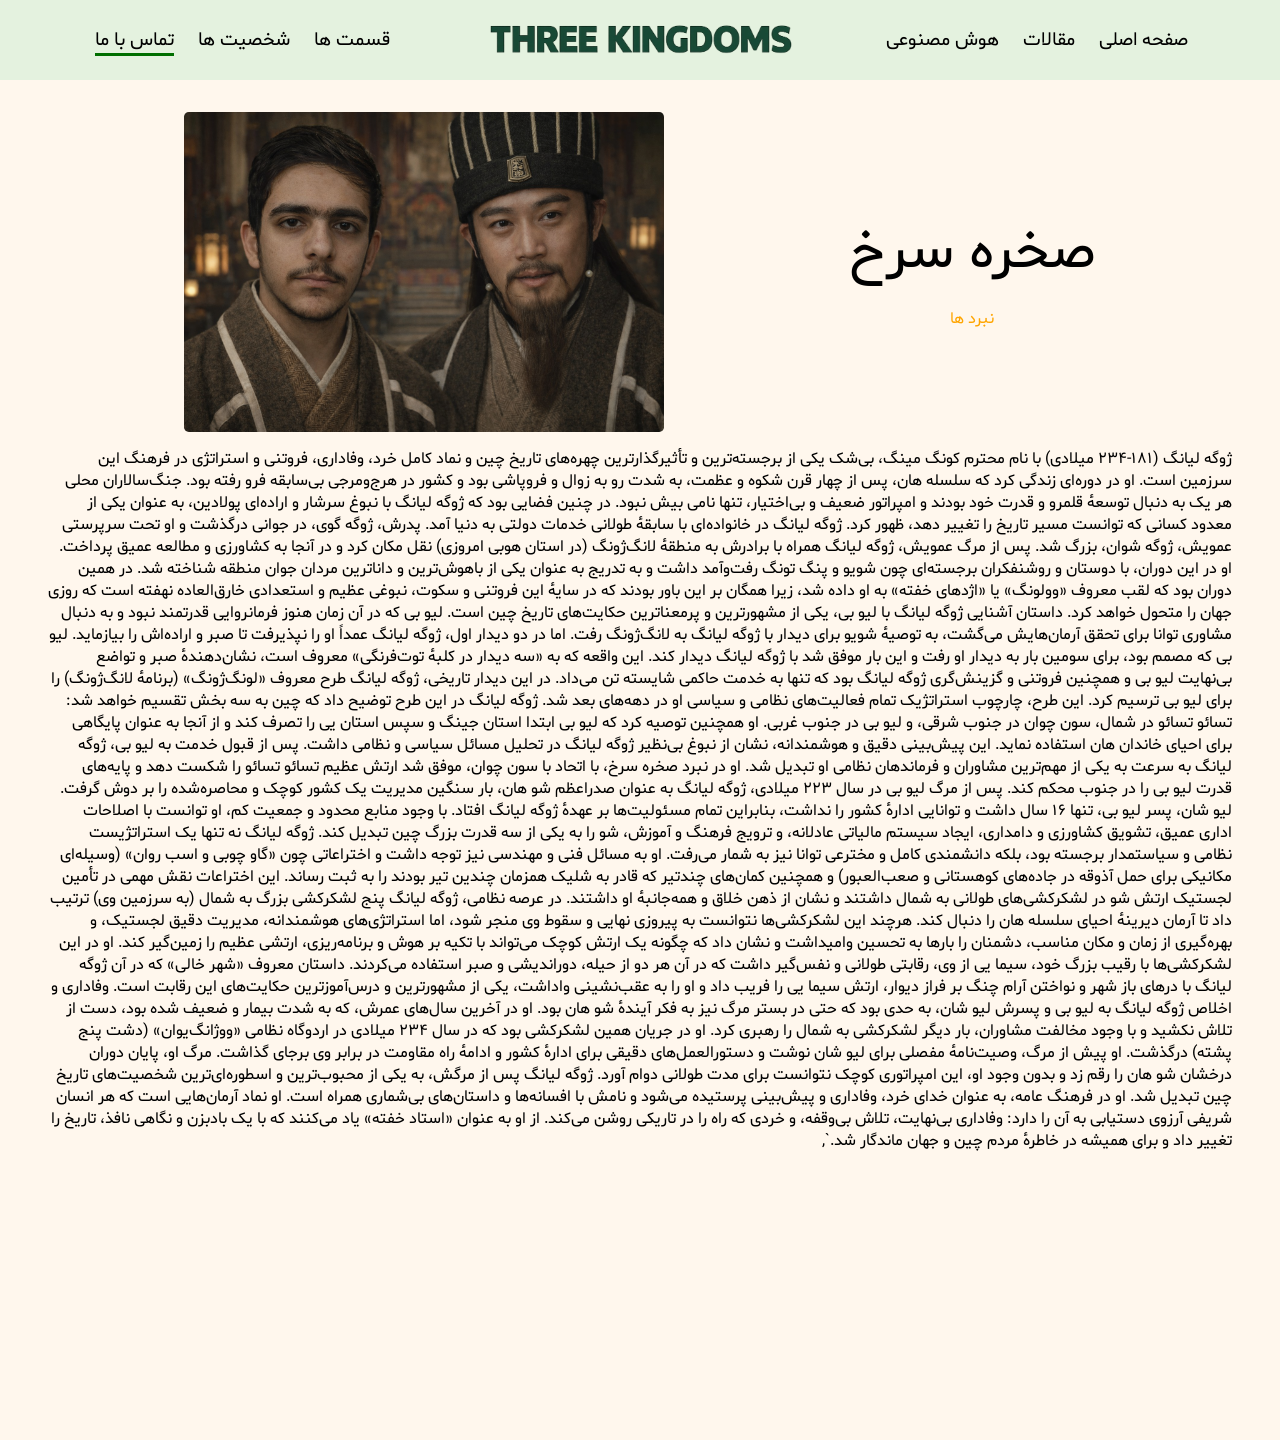
<file: temp/article.html>
<!doctype html>
<html lang="en" dir="rtl">
  <head>
    <meta charset="UTF-8" />
    <meta name="viewport" content="width=device-width, initial-scale=1.0" />
    <meta name="theme-color" content="rgb(157, 218, 157)" />
    <link rel="stylesheet" href="../style/article.css" />

    <title>THREE KINGDOMS</title>
  </head>
  <body>
    <div class="div">
      <div class="header">
        <div class="hed-1">
          <a href="../index.html" class="hed-1-c"
            >صفحه اصلی
            <div class="a-extra"></div
          ></a>
          <a href="../temp/veblog.html" class="hed-1-c"
            >مقالات
            <div class="a-extra"></div
          ></a>
          <a href="../temp/ai.html" class="hed-1-c"
            >هوش مصنوعی
            <div class="a-extra"></div
          ></a>
        </div>
        <div class="hed-2"></div>
        <div class="hed-1">
          <a href="../temp/episode.html" class="hed-1-c"
            >قسمت ها
            <div class="a-extra"></div
          ></a>
          <a href="../temp/persons.html" class="hed-1-c"
            >شخصیت ها
            <div class="a-extra"></div
          ></a>
          <a href="../temp/callus.html" class="hed-1-c"
            >تماس با ما
            <div class="a-extra ss"></div
          ></a>
        </div>
      </div>

      <div class="hola hidt"></div>
      <div class="panel w0">
        <div class="panel-titr">منو</div>
        <div class="panel-body">
          <a href="../index.html" class="hed-1-c sd">صفحه اصلی </a>
          <a href="../temp/veblog.html" class="hed-1-c sd">مقالات </a>
          <a href="../temp/ai.html" class="hed-1-c sd">هوش مصنوعی</a>
          <a href="../temp/episode.html" class="hed-1-c sd">قسمت ها </a>
          <a href="../temp/persons.html" class="hed-1-c sd">شخصیت ها </a
          ><a href="../temp/callus.html" class="hed-1-c sd">تماس با ما</a>
        </div>
      </div>
      <div class="panel-btn">
        <div class="panel-btn-child ca"></div>
        <div class="panel-btn-child cb"></div>
        <div class="panel-btn-child cc"></div>
      </div>

      <div class="main">
        <div class="art-hed">
          <div class="art-hed-1">
            <div class="art-hed-1-1">صخره سرخ</div>
            <div class="art-hed-1-2">نبرد ها</div>
          </div>
          <div class="art-hed-2"></div>
        </div>
        <div class="art-body">
          ژوگه لیانگ (۱۸۱-۲۳۴ میلادی) با نام محترم کونگ مینگ، بی‌شک یکی از
          برجسته‌ترین و تأثیرگذارترین چهره‌های تاریخ چین و نماد کامل خرد،
          وفاداری، فروتنی و استراتژی در فرهنگ این سرزمین است. او در دوره‌ای
          زندگی کرد که سلسله هان، پس از چهار قرن شکوه و عظمت، به شدت رو به زوال
          و فروپاشی بود و کشور در هرج‌ومرجی بی‌سابقه فرو رفته بود. جنگ‌سالاران
          محلی هر یک به دنبال توسعهٔ قلمرو و قدرت خود بودند و امپراتور ضعیف و
          بی‌اختیار، تنها نامی بیش نبود. در چنین فضایی بود که ژوگه لیانگ با نبوغ
          سرشار و اراده‌ای پولادین، به عنوان یکی از معدود کسانی که توانست مسیر
          تاریخ را تغییر دهد، ظهور کرد. ژوگه لیانگ در خانواده‌ای با سابقهٔ
          طولانی خدمات دولتی به دنیا آمد. پدرش، ژوگه گوی، در جوانی درگذشت و او
          تحت سرپرستی عمویش، ژوگه شوان، بزرگ شد. پس از مرگ عمویش، ژوگه لیانگ
          همراه با برادرش به منطقهٔ لانگ‌ژونگ (در استان هوبی امروزی) نقل مکان
          کرد و در آنجا به کشاورزی و مطالعه عمیق پرداخت. او در این دوران، با
          دوستان و روشنفکران برجسته‌ای چون شویو و پنگ تونگ رفت‌وآمد داشت و به
          تدریج به عنوان یکی از باهوش‌ترین و داناترین مردان جوان منطقه شناخته
          شد. در همین دوران بود که لقب معروف «وولونگ» یا «اژدهای خفته» به او
          داده شد، زیرا همگان بر این باور بودند که در سایهٔ این فروتنی و سکوت،
          نبوغی عظیم و استعدادی خارق‌العاده نهفته است که روزی جهان را متحول
          خواهد کرد. داستان آشنایی ژوگه لیانگ با لیو بی، یکی از مشهورترین و
          پرمعناترین حکایت‌های تاریخ چین است. لیو بی که در آن زمان هنوز
          فرمانروایی قدرتمند نبود و به دنبال مشاوری توانا برای تحقق آرمان‌هایش
          می‌گشت، به توصیهٔ شویو برای دیدار با ژوگه لیانگ به لانگ‌ژونگ رفت. اما
          در دو دیدار اول، ژوگه لیانگ عمداً او را نپذیرفت تا صبر و اراده‌اش را
          بیازماید. لیو بی که مصمم بود، برای سومین بار به دیدار او رفت و این بار
          موفق شد با ژوگه لیانگ دیدار کند. این واقعه که به «سه دیدار در کلبهٔ
          توت‌فرنگی» معروف است، نشان‌دهندهٔ صبر و تواضع بی‌نهایت لیو بی و همچنین
          فروتنی و گزینش‌گری ژوگه لیانگ بود که تنها به خدمت حاکمی شایسته تن
          می‌داد. در این دیدار تاریخی، ژوگه لیانگ طرح معروف «لونگ‌ژونگ» (برنامهٔ
          لانگ‌ژونگ) را برای لیو بی ترسیم کرد. این طرح، چارچوب استراتژیک تمام
          فعالیت‌های نظامی و سیاسی او در دهه‌های بعد شد. ژوگه لیانگ در این طرح
          توضیح داد که چین به سه بخش تقسیم خواهد شد: تسائو تسائو در شمال، سون
          چوان در جنوب شرقی، و لیو بی در جنوب غربی. او همچنین توصیه کرد که لیو
          بی ابتدا استان جینگ و سپس استان یی را تصرف کند و از آنجا به عنوان
          پایگاهی برای احیای خاندان هان استفاده نماید. این پیش‌بینی دقیق و
          هوشمندانه، نشان از نبوغ بی‌نظیر ژوگه لیانگ در تحلیل مسائل سیاسی و
          نظامی داشت. پس از قبول خدمت به لیو بی، ژوگه لیانگ به سرعت به یکی از
          مهم‌ترین مشاوران و فرماندهان نظامی او تبدیل شد. او در نبرد صخره سرخ،
          با اتحاد با سون چوان، موفق شد ارتش عظیم تسائو تسائو را شکست دهد و
          پایه‌های قدرت لیو بی را در جنوب محکم کند. پس از مرگ لیو بی در سال ۲۲۳
          میلادی، ژوگه لیانگ به عنوان صدراعظم شو هان، بار سنگین مدیریت یک کشور
          کوچک و محاصره‌شده را بر دوش گرفت. لیو شان، پسر لیو بی، تنها ۱۶ سال
          داشت و توانایی ادارهٔ کشور را نداشت، بنابراین تمام مسئولیت‌ها بر عهدهٔ
          ژوگه لیانگ افتاد. با وجود منابع محدود و جمعیت کم، او توانست با اصلاحات
          اداری عمیق، تشویق کشاورزی و دامداری، ایجاد سیستم مالیاتی عادلانه، و
          ترویج فرهنگ و آموزش، شو را به یکی از سه قدرت بزرگ چین تبدیل کند. ژوگه
          لیانگ نه تنها یک استراتژیست نظامی و سیاستمدار برجسته بود، بلکه
          دانشمندی کامل و مخترعی توانا نیز به شمار می‌رفت. او به مسائل فنی و
          مهندسی نیز توجه داشت و اختراعاتی چون «گاو چوبی و اسب روان» (وسیله‌ای
          مکانیکی برای حمل آذوقه در جاده‌های کوهستانی و صعب‌العبور) و همچنین
          کمان‌های چندتیر که قادر به شلیک همزمان چندین تیر بودند را به ثبت
          رساند. این اختراعات نقش مهمی در تأمین لجستیک ارتش شو در لشکرکشی‌های
          طولانی به شمال داشتند و نشان از ذهن خلاق و همه‌جانبهٔ او داشتند. در
          عرصه نظامی، ژوگه لیانگ پنج لشکرکشی بزرگ به شمال (به سرزمین وی) ترتیب
          داد تا آرمان دیرینهٔ احیای سلسله هان را دنبال کند. هرچند این
          لشکرکشی‌ها نتوانست به پیروزی نهایی و سقوط وی منجر شود، اما
          استراتژی‌های هوشمندانه، مدیریت دقیق لجستیک، و بهره‌گیری از زمان و مکان
          مناسب، دشمنان را بارها به تحسین وامیداشت و نشان داد که چگونه یک ارتش
          کوچک می‌تواند با تکیه بر هوش و برنامه‌ریزی، ارتشی عظیم را زمین‌گیر
          کند. او در این لشکرکشی‌ها با رقیب بزرگ خود، سیما یی از وی، رقابتی
          طولانی و نفس‌گیر داشت که در آن هر دو از حیله، دوراندیشی و صبر استفاده
          می‌کردند. داستان معروف «شهر خالی» که در آن ژوگه لیانگ با درهای باز شهر
          و نواختن آرام چنگ بر فراز دیوار، ارتش سیما یی را فریب داد و او را به
          عقب‌نشینی واداشت، یکی از مشهورترین و درس‌آموزترین حکایت‌های این رقابت
          است. وفاداری و اخلاص ژوگه لیانگ به لیو بی و پسرش لیو شان، به حدی بود
          که حتی در بستر مرگ نیز به فکر آیندهٔ شو هان بود. او در آخرین سال‌های
          عمرش، که به شدت بیمار و ضعیف شده بود، دست از تلاش نکشید و با وجود
          مخالفت مشاوران، بار دیگر لشکرکشی به شمال را رهبری کرد. او در جریان
          همین لشکرکشی بود که در سال ۲۳۴ میلادی در اردوگاه نظامی «ووژانگ‌یوان»
          (دشت پنج پشته) درگذشت. او پیش از مرگ، وصیت‌نامهٔ مفصلی برای لیو شان
          نوشت و دستورالعمل‌های دقیقی برای ادارهٔ کشور و ادامهٔ راه مقاومت در
          برابر وی برجای گذاشت. مرگ او، پایان دوران درخشان شو هان را رقم زد و
          بدون وجود او، این امپراتوری کوچک نتوانست برای مدت طولانی دوام آورد.
          ژوگه لیانگ پس از مرگش، به یکی از محبوب‌ترین و اسطوره‌ای‌ترین شخصیت‌های
          تاریخ چین تبدیل شد. او در فرهنگ عامه، به عنوان خدای خرد، وفاداری و
          پیش‌بینی پرستیده می‌شود و نامش با افسانه‌ها و داستان‌های بی‌شماری
          همراه است. او نماد آرمان‌هایی است که هر انسان شریفی آرزوی دستیابی به
          آن را دارد: وفاداری بی‌نهایت، تلاش بی‌وقفه، و خردی که راه را در تاریکی
          روشن می‌کند. از او به عنوان «استاد خفته» یاد می‌کنند که با یک بادبزن و
          نگاهی نافذ، تاریخ را تغییر داد و برای همیشه در خاطرهٔ مردم چین و جهان
          ماندگار شد.`,
        </div>
      </div>
    </div>
    <div class="space"></div>
    <div class="footer">
      <div class="footer-hed">
        <div class="footer-hed-pic"></div>
      </div>

      <div class="footer-dad">
        <div class="footer-1">
          <div class="footer-1-hed">
            <div class="footer-1-hed-cer"></div>
            <div class="footer-1-hed-name">راه های ارتباطی</div>
          </div>
          <div class="footer-1-body">
            <div class="footer-1-body-ch">
              <div
                class="footer-1-body-ch-1"
                style="
                  background-image: url(&quot;../pngpic/phone.png&quot;);
                  background-size: cover;
                "
              ></div>
              <div class="footer-1-body-ch-2">09302745553</div>
            </div>
            <div class="footer-1-body-ch">
              <div
                class="footer-1-body-ch-1"
                style="
                  background-image: url(&quot;../pngpic/email.png&quot;);
                  background-size: cover;
                "
              ></div>
              <div class="footer-1-body-ch-2">mohsen2351fazeli@gmail.com</div>
            </div>
          </div>
        </div>
        <div class="footer-1">
          <div class="footer-1-hed">
            <div class="footer-1-hed-cer"></div>
            <div class="footer-1-hed-name">شبکه های اجتماعی</div>
          </div>
          <div class="footer-1-body">
            <div class="footer-1-body-ch">
              <div
                class="footer-1-body-ch-1"
                style="
                  background-image: url(&quot;../pngpic/tel.png&quot;);
                  background-size: cover;
                "
              ></div>
              <div dir="ltr" class="footer-1-body-ch-2">@zhuge_liang208</div>
            </div>
            <div class="footer-1-body-ch">
              <div
                class="footer-1-body-ch-1"
                style="
                  background-image: url(&quot;../pngpic/insta.png&quot;);
                  background-size: cover;
                "
              ></div>
              <div dir="ltr" class="footer-1-body-ch-2">mohsen2351fazeli</div>
            </div>
            <div class="footer-1-body-ch">
              <div
                class="footer-1-body-ch-1"
                style="
                  background-image: url(&quot;../pngpic/lin.png&quot;);
                  background-size: cover;
                "
              ></div>
              <div dir="ltr" class="footer-1-body-ch-2">mohsenfazeli</div>
            </div>
            <div class="footer-1-body-ch">
              <div
                class="footer-1-body-ch-1"
                style="
                  background-image: url(&quot;../pngpic/eitaa.png&quot;);
                  background-size: cover;
                "
              ></div>
              <div dir="ltr" class="footer-1-body-ch-2">@zhugeliang</div>
            </div>
          </div>
        </div>

        <div class="footer-2">
          <div class="footer-2-1">©کلیه حقوق مادی و معنوی سایت محفوظ است.</div>
          <div class="footer-2-2">ساخته شده توسط محسن فاضلی</div>
        </div>
      </div>
      <div class="footer-picpng">
        <div class="footer-picpng-pic"></div>
      </div>
    </div>

    <script src="../script/article.js"></script>
  </body>
</html>
</file>
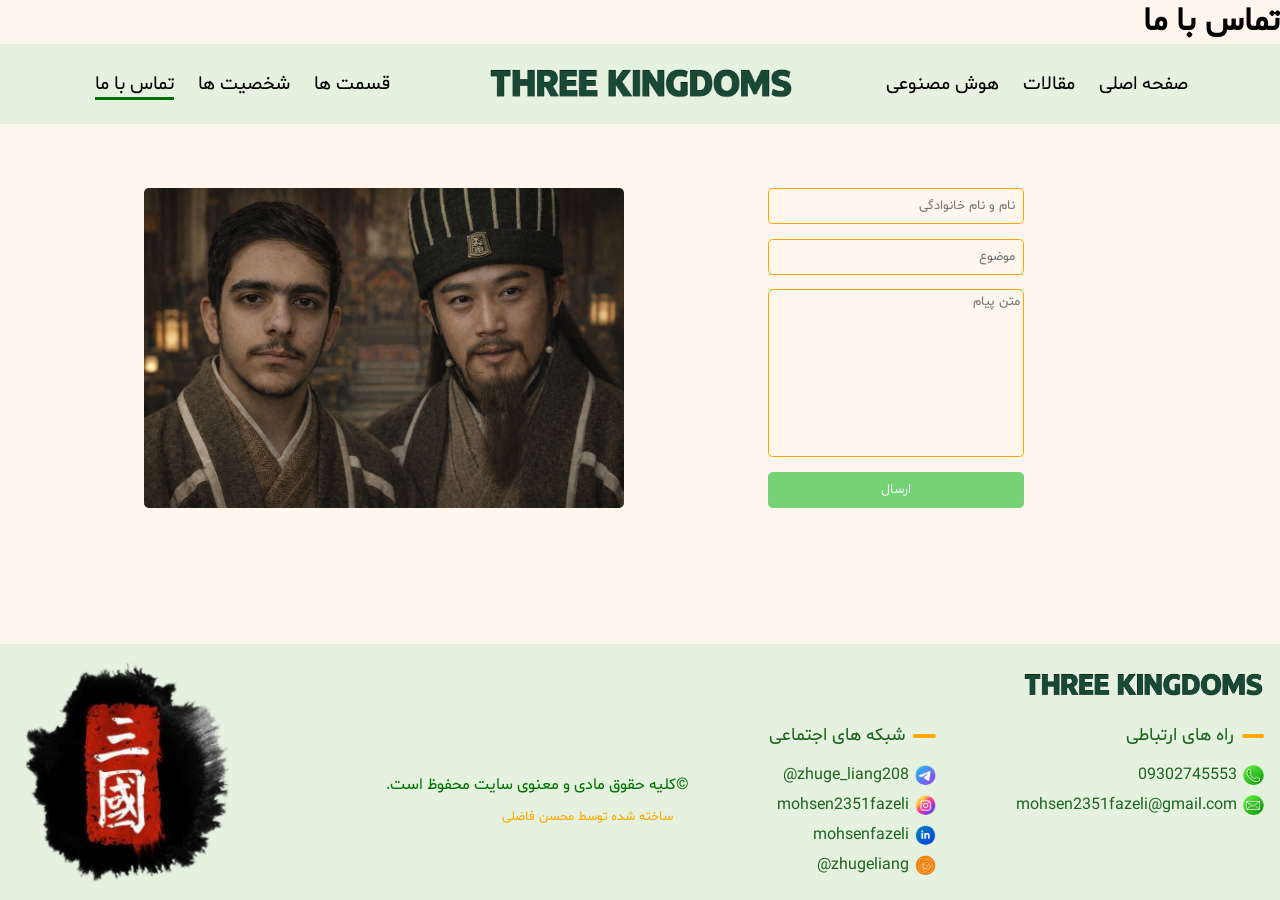
<file: temp/callus.html>
<!doctype html>
<html lang="fa" dir="rtl">
  <head>
    <meta charset="UTF-8" />
    <meta name="viewport" content="width=device-width, initial-scale=1.0" />
    <meta name="theme-color" content="rgb(157, 218, 157)" />
    <link rel="canonical" href="https://threekingdom.ir/temp/callus.html" />
    <link rel="stylesheet" href="../style/callus.css" />

    <title>THREE KINGDOMS | تماس با ما</title>
  </head>
  <body>
    <div class="seo">
      <h1>تماس با ما</h1>
    </div>
    <div class="div">
      <header class="header">
        <div class="hed-1">
          <a href="../index.html" class="hed-1-c"
            >صفحه اصلی
            <div class="a-extra"></div
          ></a>
          <a href="../temp/veblog.html" class="hed-1-c"
            >مقالات
            <div class="a-extra"></div
          ></a>
          <a href="../temp/ai.html" class="hed-1-c"
            >هوش مصنوعی
            <div class="a-extra"></div
          ></a>
        </div>
        <div class="hed-2"></div>
        <div class="hed-1">
          <a href="../temp/episode.html" class="hed-1-c"
            >قسمت ها
            <div class="a-extra"></div
          ></a>
          <a href="../temp/persons.html" class="hed-1-c"
            >شخصیت ها
            <div class="a-extra"></div
          ></a>
          <a href="../temp/callus.html" class="hed-1-c"
            >تماس با ما
            <div class="a-extra ss"></div
          ></a>
        </div>
      </header>

      <div class="hola hidt"></div>
      <div class="panel w0">
        <div class="panel-titr">منو</div>
        <div class="panel-body">
          <a href="../index.html" class="hed-1-c sd">صفحه اصلی </a>
          <a href="../temp/veblog.html" class="hed-1-c sd">مقالات </a
          ><a href="../temp/ai.html" class="hed-1-c sd">هوش مصنوعی</a>
          <a href="../temp/episode.html" class="hed-1-c sd">قسمت ها </a>
          <a href="../temp/persons.html" class="hed-1-c sd">شخصیت ها </a
          ><a href="../temp/callus.html" class="hed-1-c sd">تماس با ما</a>
        </div>
      </div>
      <div class="panel-btn">
        <div class="panel-btn-child ca"></div>
        <div class="panel-btn-child cb"></div>
        <div class="panel-btn-child cc"></div>
      </div>

      <main class="main">
        <div class="main-1">
          <form
            action="https://formsubmit.co/mohsen2351fazeli@gmail.com"
            method="post"
          >
            <input
              name="name"
              class="a"
              type="text"
              placeholder="نام و نام خانوادگی"
              required
            />
            <input
              name="subject"
              class="b"
              type="text"
              placeholder="موضوع"
              required
            />
            <textarea placeholder="متن پیام" required></textarea>
            <input name="message" class="c" type="submit" value="ارسال" />
          </form>
        </div>
        <div class="main-2">
          <div class="main-2-pic"></div>
        </div>
      </main>
    </div>

    <div class="space"></div>
    <!-- footer -->
    <footer class="footer">
      <div class="footer-hed">
        <div class="footer-hed-pic"></div>
      </div>

      <div class="footer-dad">
        <div class="footer-1">
          <div class="footer-1-hed">
            <div class="footer-1-hed-cer"></div>
            <div class="footer-1-hed-name">راه های ارتباطی</div>
          </div>
          <div class="footer-1-body">
            <div class="footer-1-body-ch">
              <div
                class="footer-1-body-ch-1"
                style="
                  background-image: url(&quot;../pngpic/phone.png&quot;);
                  background-size: cover;
                "
              ></div>
              <div class="footer-1-body-ch-2">09302745553</div>
            </div>
            <div class="footer-1-body-ch">
              <div
                class="footer-1-body-ch-1"
                style="
                  background-image: url(&quot;../pngpic/email.png&quot;);
                  background-size: cover;
                "
              ></div>
              <div class="footer-1-body-ch-2">mohsen2351fazeli@gmail.com</div>
            </div>
          </div>
        </div>
        <div class="footer-1">
          <div class="footer-1-hed">
            <div class="footer-1-hed-cer"></div>
            <div class="footer-1-hed-name">شبکه های اجتماعی</div>
          </div>
          <div class="footer-1-body">
            <div class="footer-1-body-ch">
              <div
                class="footer-1-body-ch-1"
                style="
                  background-image: url(&quot;../pngpic/tel.png&quot;);
                  background-size: cover;
                "
              ></div>
              <div dir="ltr" class="footer-1-body-ch-2">@zhuge_liang208</div>
            </div>
            <div class="footer-1-body-ch">
              <div
                class="footer-1-body-ch-1"
                style="
                  background-image: url(&quot;../pngpic/insta.png&quot;);
                  background-size: cover;
                "
              ></div>
              <div dir="ltr" class="footer-1-body-ch-2">mohsen2351fazeli</div>
            </div>
            <div class="footer-1-body-ch">
              <div
                class="footer-1-body-ch-1"
                style="
                  background-image: url(&quot;../pngpic/lin.png&quot;);
                  background-size: cover;
                "
              ></div>
              <div dir="ltr" class="footer-1-body-ch-2">mohsenfazeli</div>
            </div>
            <div class="footer-1-body-ch">
              <div
                class="footer-1-body-ch-1"
                style="
                  background-image: url(&quot;../pngpic/eitaa.png&quot;);
                  background-size: cover;
                "
              ></div>
              <div dir="ltr" class="footer-1-body-ch-2">@zhugeliang</div>
            </div>
          </div>
        </div>

        <div class="footer-2">
          <div class="footer-2-1">©کلیه حقوق مادی و معنوی سایت محفوظ است.</div>
          <div class="footer-2-2">ساخته شده توسط محسن فاضلی</div>
        </div>
      </div>
      <div class="footer-picpng">
        <div class="footer-picpng-pic"></div>
      </div>
    </footer>
    <script src="../script/callus.js"></script>
  </body>
</html>
</file>
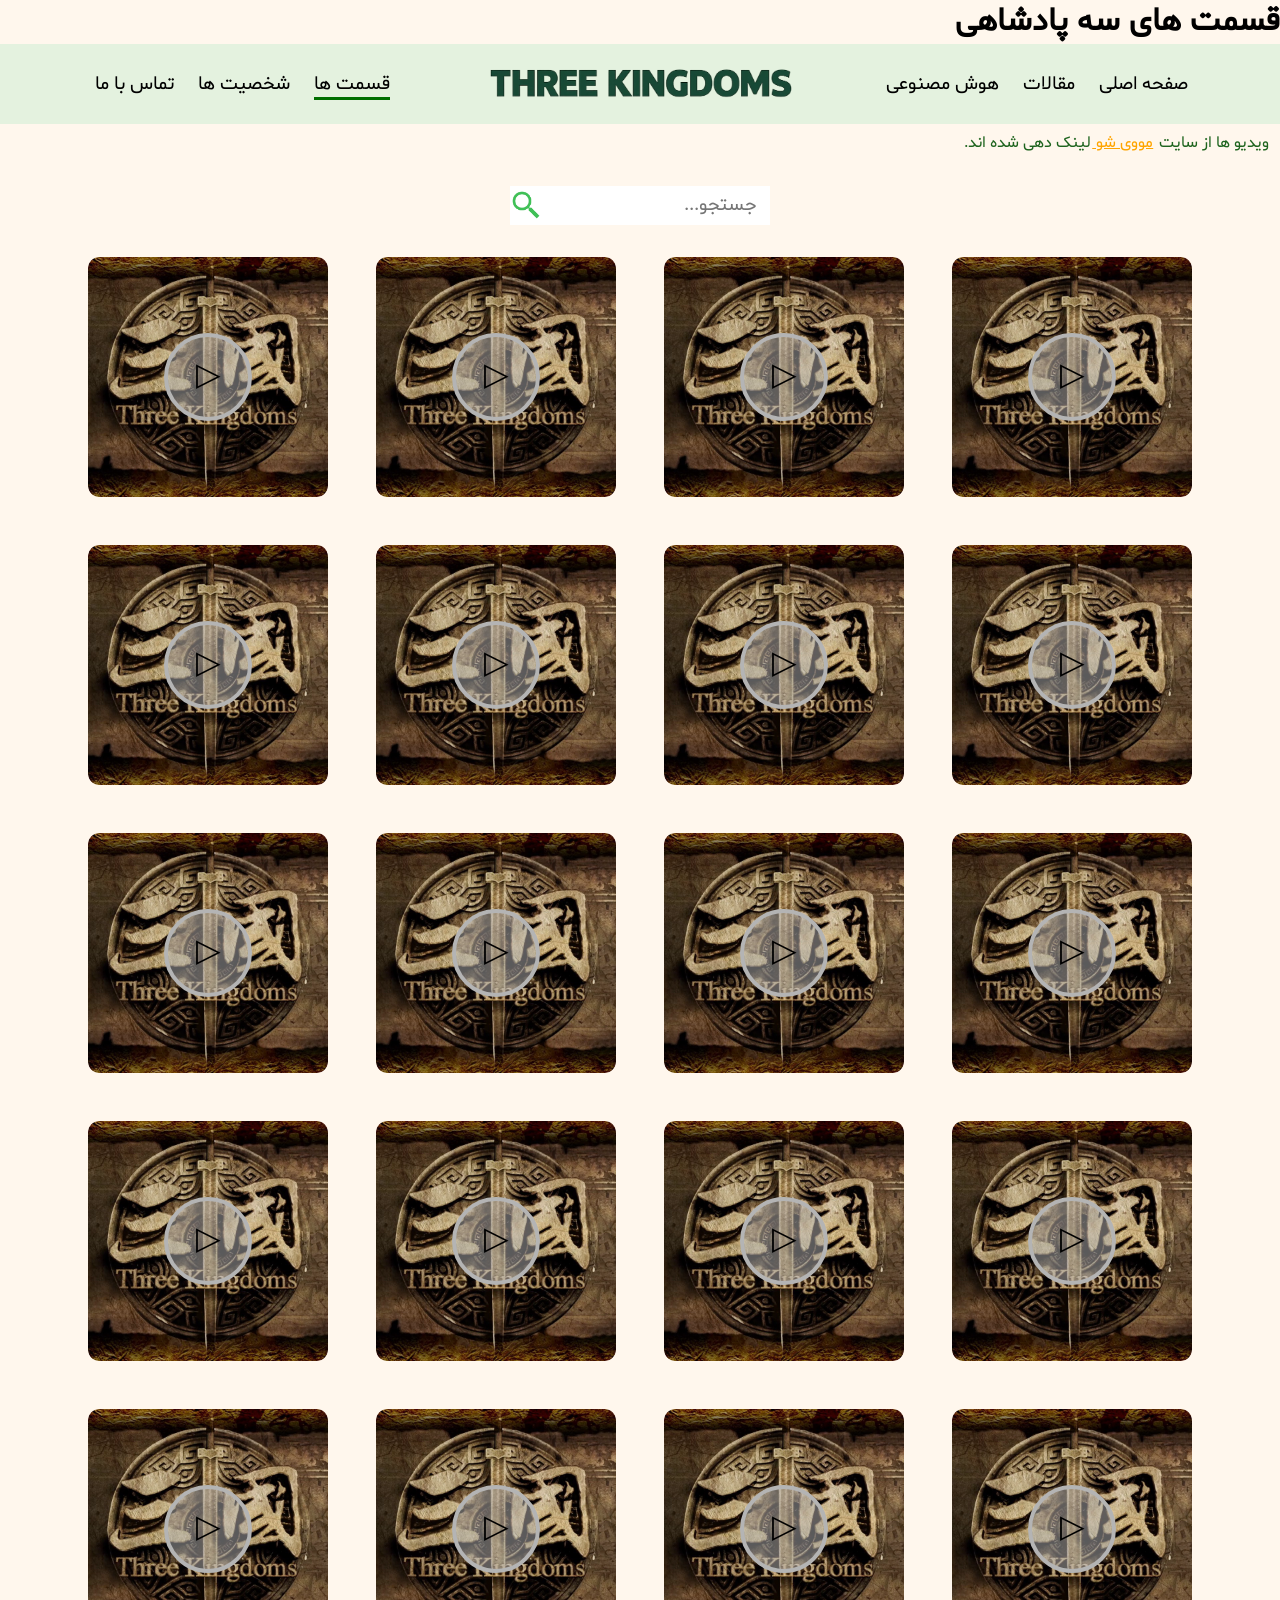
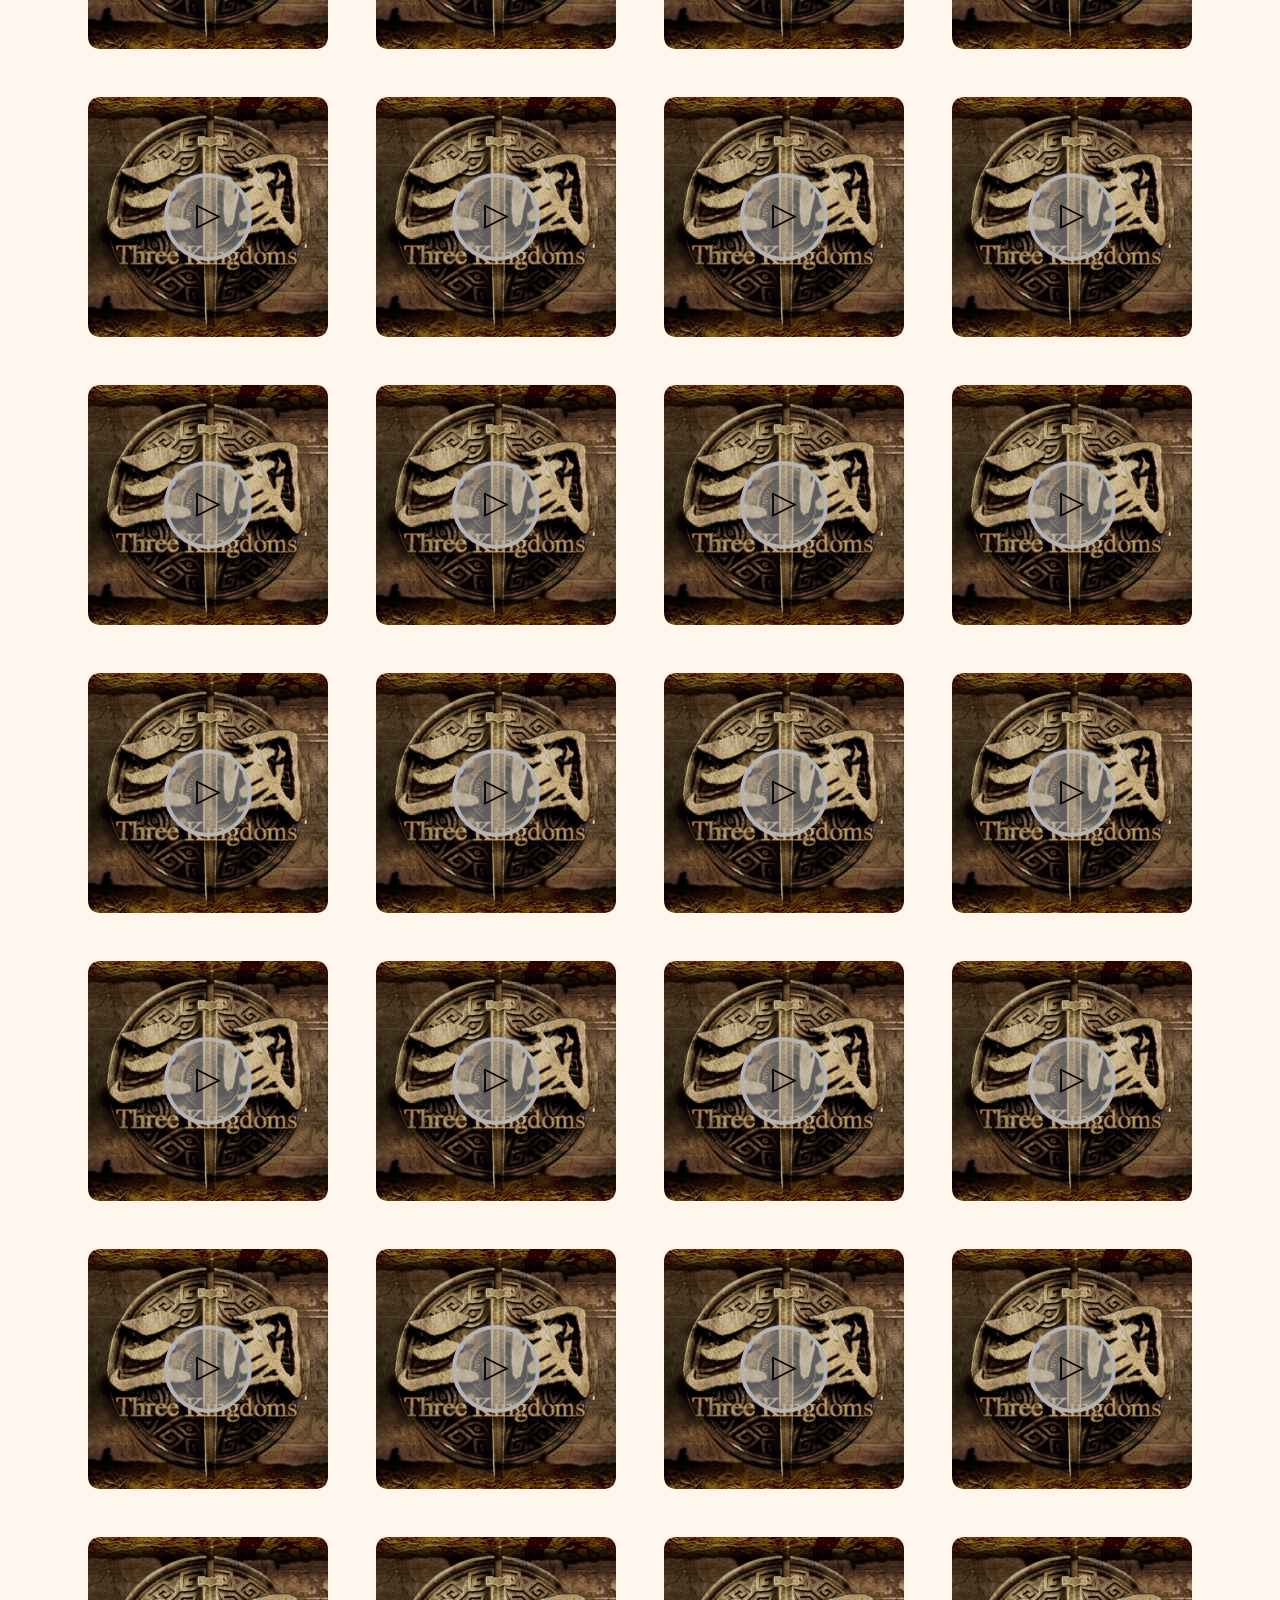
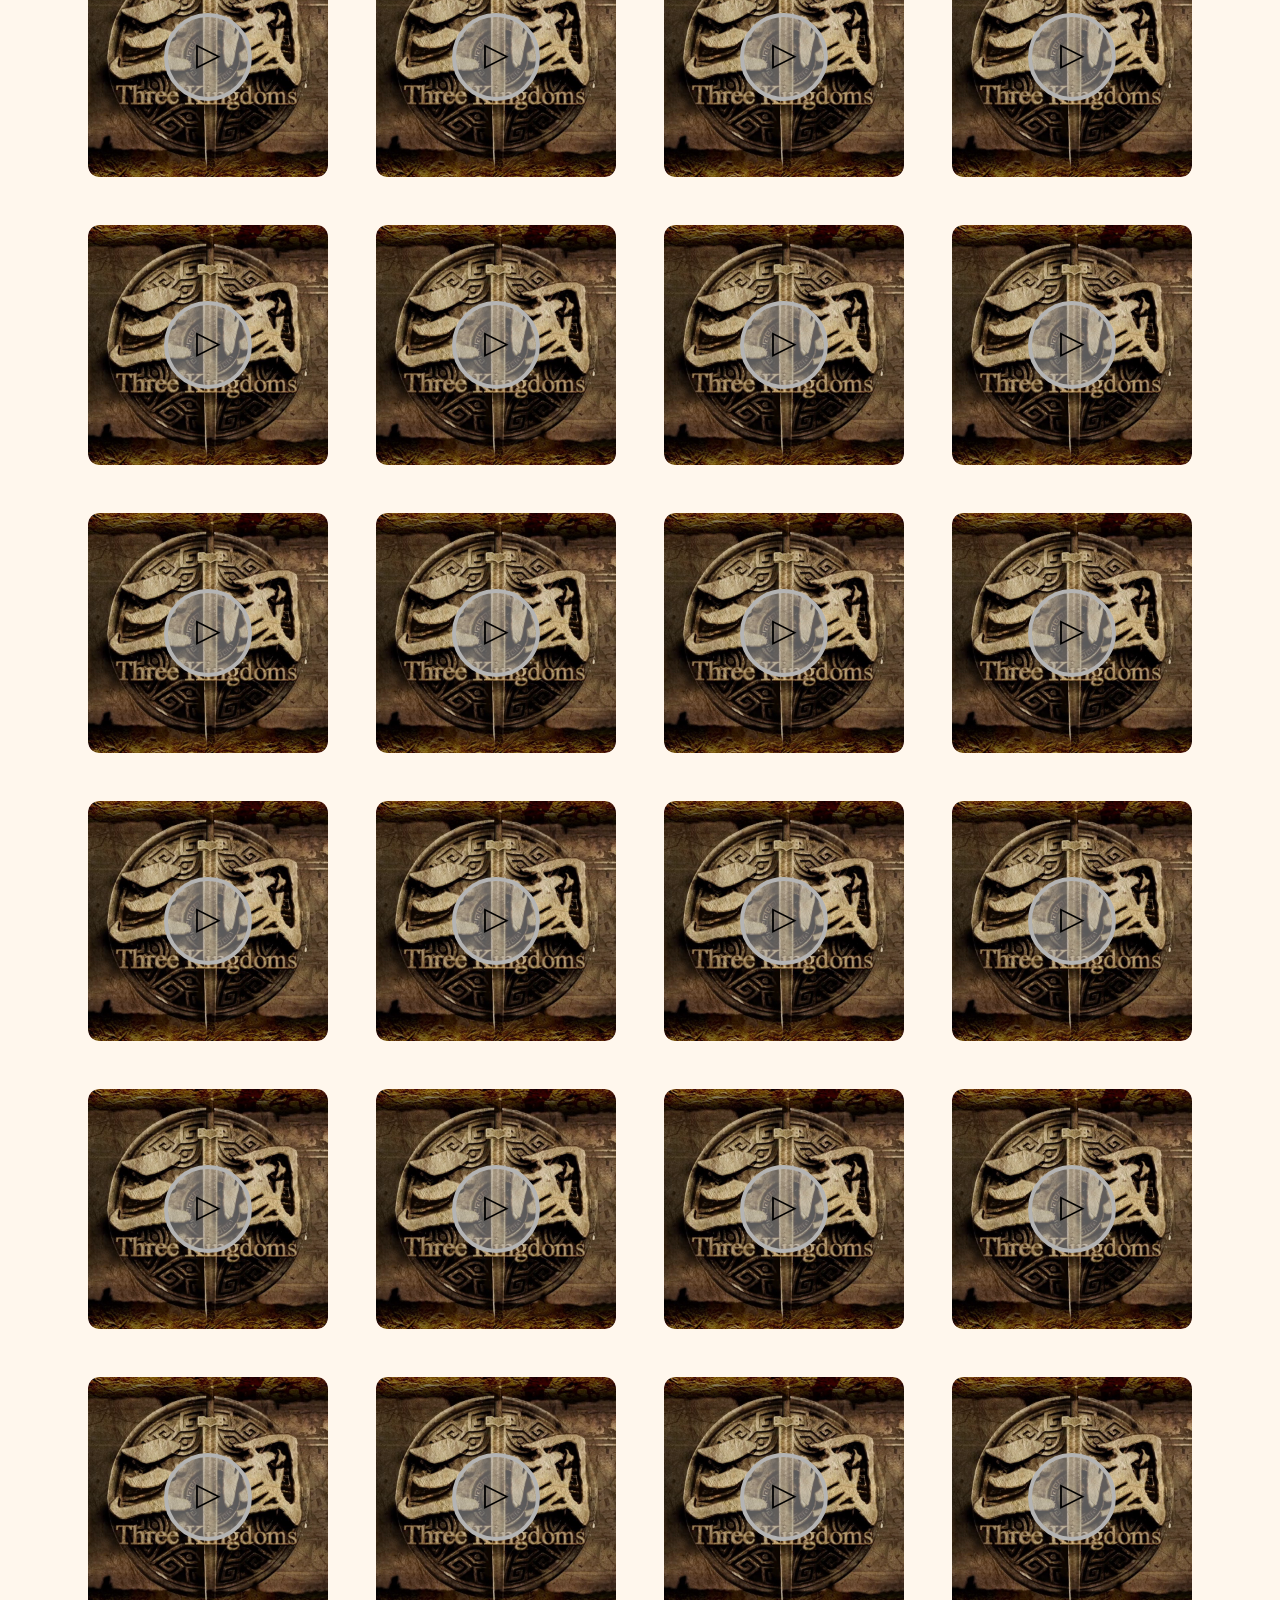
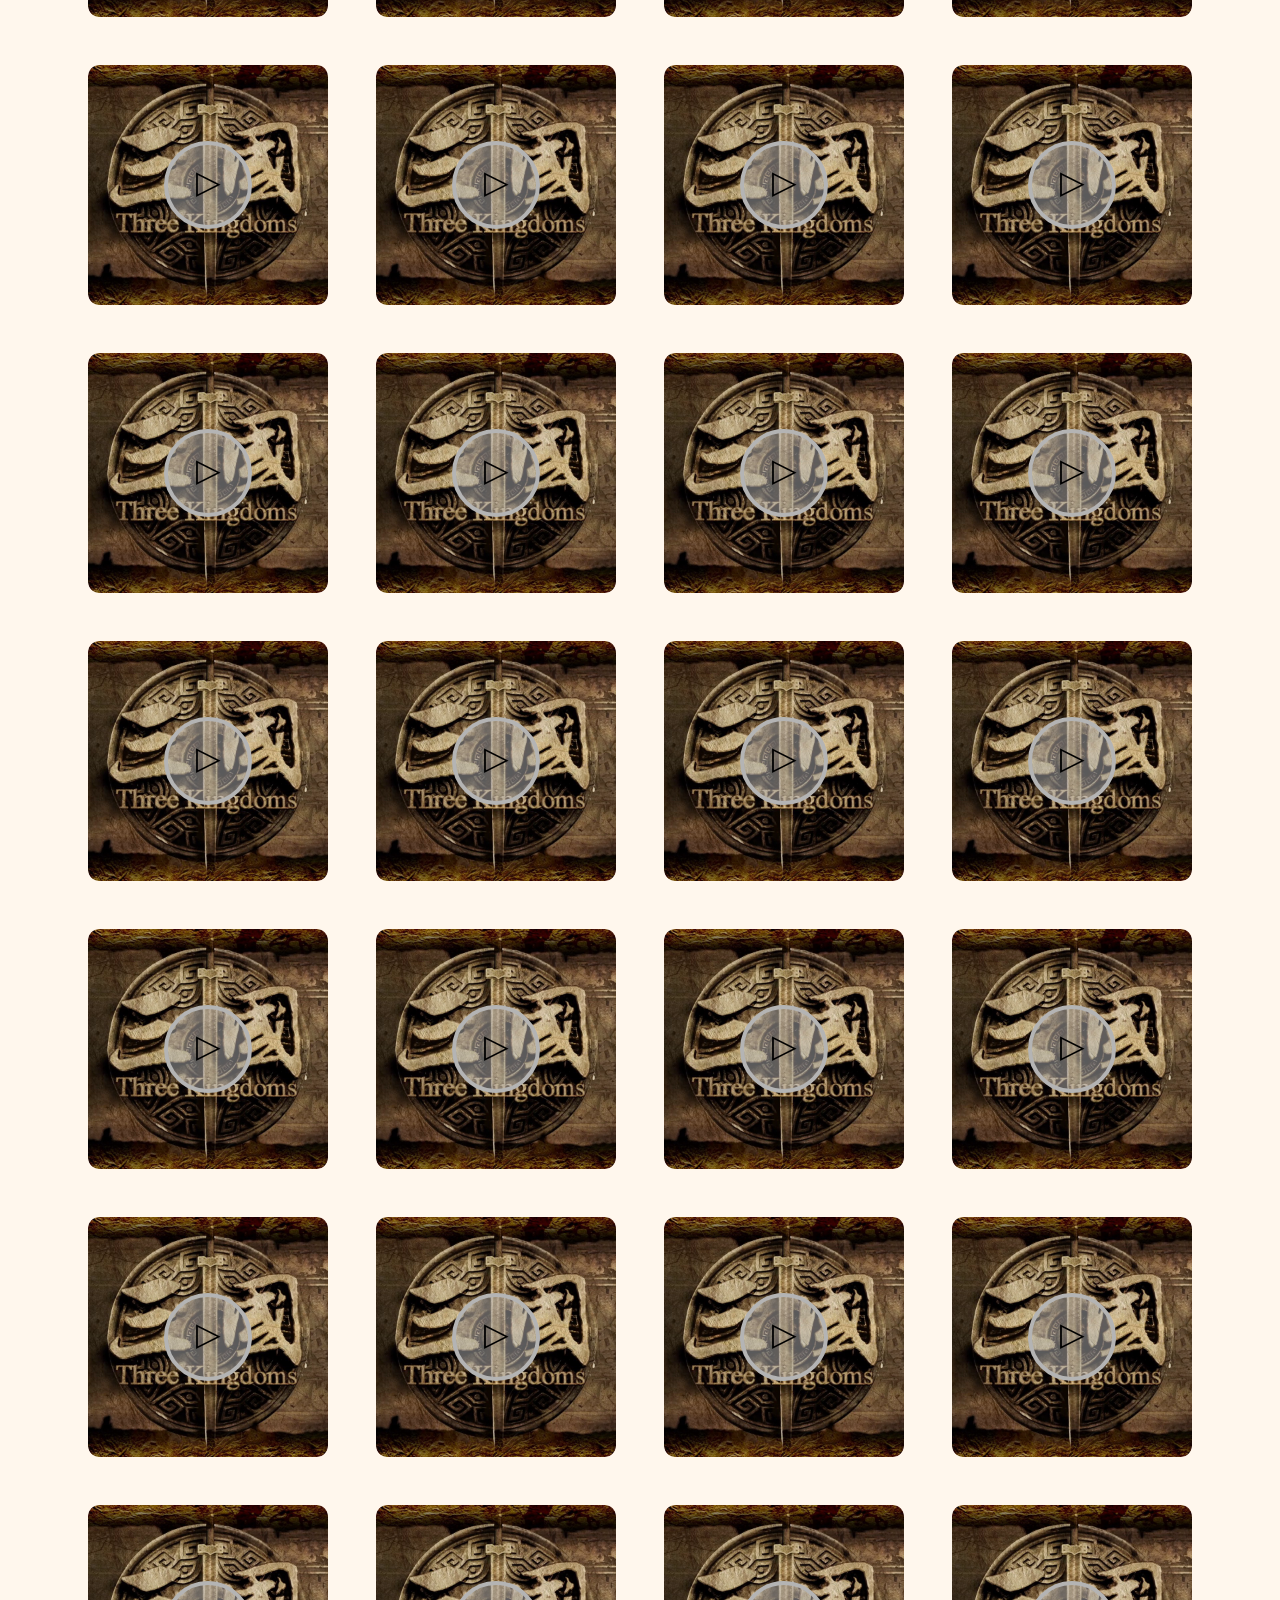
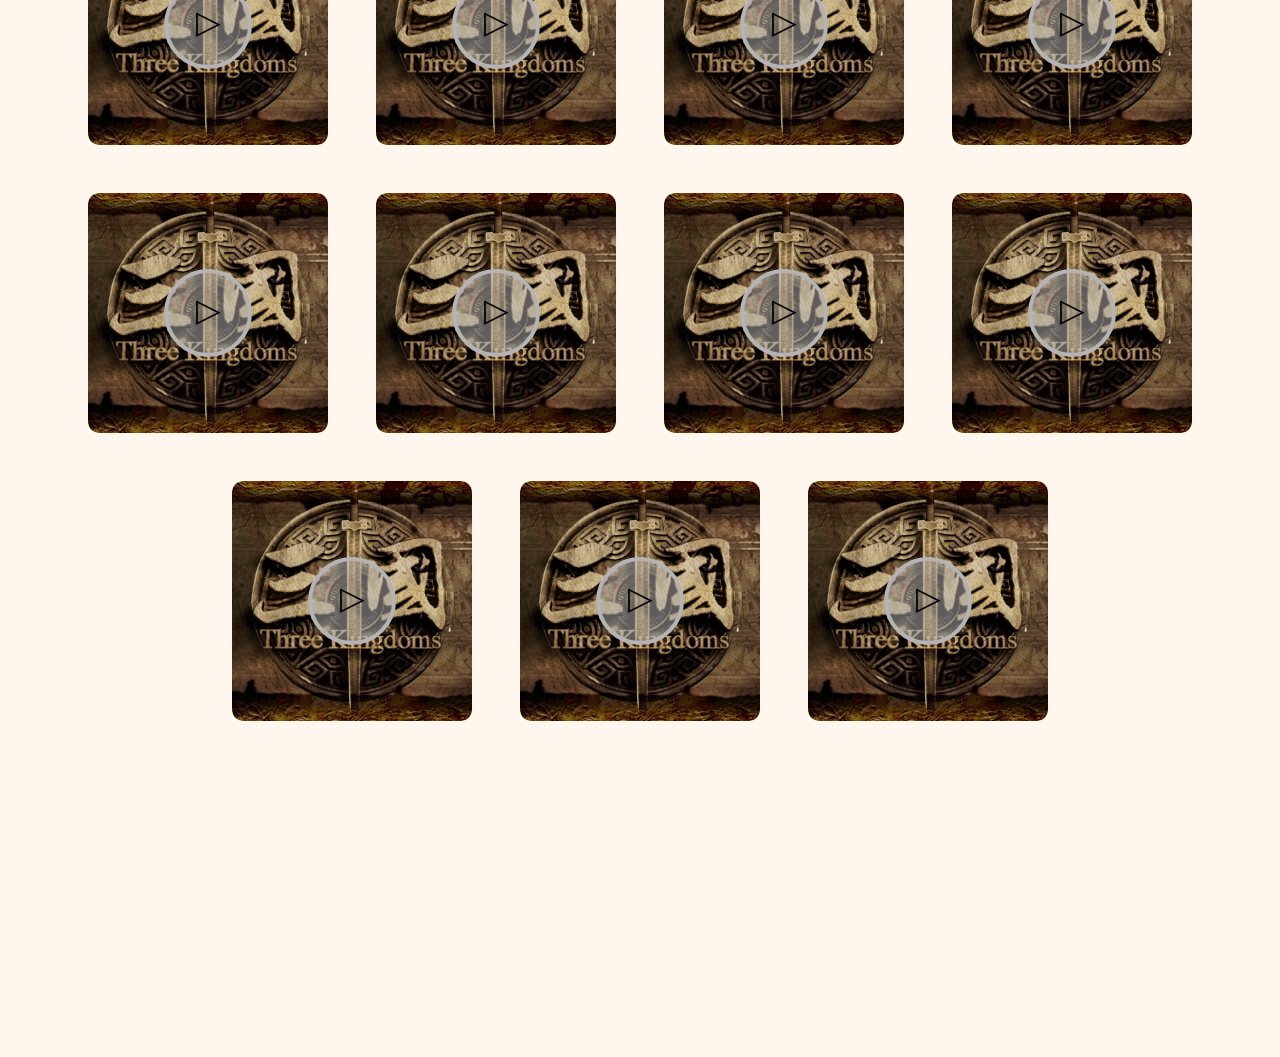
<file: temp/episode.html>
<!doctype html>
<html lang="fa" dir="rtl">
  <head>
    <meta charset="UTF-8" />
    <meta name="viewport" content="width=device-width, initial-scale=1.0" />
    <meta name="theme-color" content="rgb(157, 218, 157)" />
    <meta name="description" content="قسمت های سه پادشاهی" />
    <link rel="canonical" href="https://threekingdom.ir/temp/episode.html" />
    <link rel="stylesheet" href="../style/episode.css" />

    <title>THREE KINGDOMS | قسمت های سه پادشاهی</title>
  </head>
  <body>
    <div class="seo">
      <h1>قسمت های سه پادشاهی</h1>
    </div>
    <div class="div">
      <header class="header">
        <div class="hed-1">
          <a href="../index.html" class="hed-1-c"
            >صفحه اصلی
            <div class="a-extra"></div
          ></a>
          <a href="../temp/veblog.html" class="hed-1-c"
            >مقالات
            <div class="a-extra"></div
          ></a>
          <a href="../temp/ai.html" class="hed-1-c"
            >هوش مصنوعی
            <div class="a-extra"></div
          ></a>
        </div>
        <div class="hed-2"></div>
        <div class="hed-1">
          <a href="../temp/episode.html" class="hed-1-c"
            >قسمت ها
            <div class="a-extra ss"></div
          ></a>
          <a href="../temp/persons.html" class="hed-1-c"
            >شخصیت ها
            <div class="a-extra"></div
          ></a>
          <a href="../temp/callus.html" class="hed-1-c"
            >تماس با ما
            <div class="a-extra"></div
          ></a>
        </div>
      </header>

      <div class="hola hidt"></div>
      <div class="panel w0">
        <div class="panel-titr">منو</div>
        <div class="panel-body">
          <a href="../index.html" class="hed-1-c sd">صفحه اصلی </a>
          <a href="../temp/veblog.html" class="hed-1-c sd">مقالات </a>
          <a href="../temp/ai.html" class="hed-1-c sd">هوش مصنوعی</a>
          <a href="../temp/episode.html" class="hed-1-c sd">قسمت ها </a>
          <a href="../temp/persons.html" class="hed-1-c sd">شخصیت ها </a
          ><a href="../temp/callus.html" class="hed-1-c sd">تماس با ما</a>
        </div>
      </div>
      <div class="panel-btn">
        <div class="panel-btn-child ca"></div>
        <div class="panel-btn-child cb"></div>
        <div class="panel-btn-child cc"></div>
      </div>

      <div class="alarm">
        ویدیو ها از سایت
        <a class="sh" href="https://www.moviesho.com">مووی شو </a>لینک دهی شده
        اند.
      </div>

      <div class="search">
        <input class="input" type="text" placeholder="جستجو..." />
        <div class="search-icon"></div>
      </div>

      <main class="main">
        <div class="one-1">
          <h2 class="waffen">قسمت یک</h2>
          <a
            class="ww"
            href="https://www.moviesho.com/playonline/6101?player=aHR0cHM6Ly9zci5tb3ZpZXNoby5jb20vU2VyaWVzL1RocmVlLktpbmdkb21zL1RocmVlLktpbmdkb21zLkUwMS43MjBwLm1rdg=="
          ></a>
          <div class="one-1-pic"></div>
          <div class="one-1-hale"></div>
          <div class="one-1-cer">
            <div class="one-1-cer-c">
              <div class="mo">▷</div>
            </div>
          </div>
        </div>
        <div class="one-1">
          <h2 class="waffen">قسمت دوم</h2>
          <a
            class="ww"
            href="https://www.moviesho.com/playonline/6101?player=aHR0cHM6Ly9zci5tb3ZpZXNoby5jb20vU2VyaWVzL1RocmVlLktpbmdkb21zL1RocmVlLktpbmdkb21zLkUwMi43MjBwLm1rdg=="
          ></a>
          <div class="one-1-pic"></div>
          <div class="one-1-hale"></div>
          <div class="one-1-cer">
            <div class="one-1-cer-c">
              <div class="mo">▷</div>
            </div>
          </div>
        </div>
        <div class="one-1">
          <h2 class="waffen">قسمت سوم</h2>
          <a
            class="ww"
            href="https://www.moviesho.com/playonline/6101?player=aHR0cHM6Ly9zci5tb3ZpZXNoby5jb20vU2VyaWVzL1RocmVlLktpbmdkb21zL1RocmVlLktpbmdkb21zLkUwMy43MjBwLm1rdg=="
          ></a>
          <div class="one-1-pic"></div>
          <div class="one-1-hale"></div>
          <div class="one-1-cer">
            <div class="one-1-cer-c">
              <div class="mo">▷</div>
            </div>
          </div>
        </div>
        <div class="one-1">
          <h2 class="waffen">قسمت چهارم</h2>
          <a
            class="ww"
            href="https://www.moviesho.com/playonline/6101?player=aHR0cHM6Ly9zci5tb3ZpZXNoby5jb20vU2VyaWVzL1RocmVlLktpbmdkb21zL1RocmVlLktpbmdkb21zLkUwNC43MjBwLm1rdg=="
          ></a>
          <div class="one-1-pic"></div>
          <div class="one-1-hale"></div>
          <div class="one-1-cer">
            <div class="one-1-cer-c">
              <div class="mo">▷</div>
            </div>
          </div>
        </div>
        <div class="one-1">
          <h2 class="waffen">قسمت پنجم</h2>
          <a
            class="ww"
            href="https://www.moviesho.com/playonline/6101?player=aHR0cHM6Ly9zci5tb3ZpZXNoby5jb20vU2VyaWVzL1RocmVlLktpbmdkb21zL1RocmVlLktpbmdkb21zLkUwNS43MjBwLm1rdg=="
          ></a>
          <div class="one-1-pic"></div>
          <div class="one-1-hale"></div>
          <div class="one-1-cer">
            <div class="one-1-cer-c">
              <div class="mo">▷</div>
            </div>
          </div>
        </div>
        <div class="one-1">
          <h2 class="waffen">قسمت ششم</h2>
          <a
            class="ww"
            href="https://www.moviesho.com/playonline/6101?player=aHR0cHM6Ly9zci5tb3ZpZXNoby5jb20vU2VyaWVzL1RocmVlLktpbmdkb21zL1RocmVlLktpbmdkb21zLkUwNi43MjBwLm1rdg=="
          ></a>
          <div class="one-1-pic"></div>
          <div class="one-1-hale"></div>
          <div class="one-1-cer">
            <div class="one-1-cer-c">
              <div class="mo">▷</div>
            </div>
          </div>
        </div>
        <div class="one-1">
          <h2 class="waffen">قسمت هفتم</h2>
          <a
            class="ww"
            href="https://www.moviesho.com/playonline/6101?player=aHR0cHM6Ly9zci5tb3ZpZXNoby5jb20vU2VyaWVzL1RocmVlLktpbmdkb21zL1RocmVlLktpbmdkb21zLkUwNy43MjBwLm1rdg=="
          ></a>
          <div class="one-1-pic"></div>
          <div class="one-1-hale"></div>
          <div class="one-1-cer">
            <div class="one-1-cer-c">
              <div class="mo">▷</div>
            </div>
          </div>
        </div>
        <div class="one-1">
          <h2 class="waffen">قسمت هشتم</h2>
          <a
            class="ww"
            href="https://www.moviesho.com/playonline/6101?player=aHR0cHM6Ly9zci5tb3ZpZXNoby5jb20vU2VyaWVzL1RocmVlLktpbmdkb21zL1RocmVlLktpbmdkb21zLkUwOC43MjBwLm1rdg=="
          ></a>
          <div class="one-1-pic"></div>
          <div class="one-1-hale"></div>
          <div class="one-1-cer">
            <div class="one-1-cer-c">
              <div class="mo">▷</div>
            </div>
          </div>
        </div>
        <div class="one-1">
          <h2 class="waffen">قسمت نهم</h2>
          <a
            class="ww"
            href="https://www.moviesho.com/playonline/6101?player=aHR0cHM6Ly9zci5tb3ZpZXNoby5jb20vU2VyaWVzL1RocmVlLktpbmdkb21zL1RocmVlLktpbmdkb21zLkUwOS43MjBwLm1rdg=="
          ></a>
          <div class="one-1-pic"></div>
          <div class="one-1-hale"></div>
          <div class="one-1-cer">
            <div class="one-1-cer-c">
              <div class="mo">▷</div>
            </div>
          </div>
        </div>
        <div class="one-1">
          <h2 class="waffen">قسمت دهم</h2>
          <a
            class="ww"
            href="https://www.moviesho.com/playonline/6101?player=aHR0cHM6Ly9zci5tb3ZpZXNoby5jb20vU2VyaWVzL1RocmVlLktpbmdkb21zL1RocmVlLktpbmdkb21zLkUxMC43MjBwLm1rdg=="
          ></a>
          <div class="one-1-pic"></div>
          <div class="one-1-hale"></div>
          <div class="one-1-cer">
            <div class="one-1-cer-c">
              <div class="mo">▷</div>
            </div>
          </div>
        </div>
        <div class="one-1">
          <h2 class="waffen">قسمت یازدهم</h2>
          <a
            class="ww"
            href="https://www.moviesho.com/playonline/6101?player=aHR0cHM6Ly9zci5tb3ZpZXNoby5jb20vU2VyaWVzL1RocmVlLktpbmdkb21zL1RocmVlLktpbmdkb21zLkUxMS43MjBwLm1rdg=="
          ></a>
          <div class="one-1-pic"></div>
          <div class="one-1-hale"></div>
          <div class="one-1-cer">
            <div class="one-1-cer-c">
              <div class="mo">▷</div>
            </div>
          </div>
        </div>
        <div class="one-1">
          <h2 class="waffen">قسمت دوازدهم</h2>
          <a
            class="ww"
            href="https://www.moviesho.com/playonline/6101?player=aHR0cHM6Ly9zci5tb3ZpZXNoby5jb20vU2VyaWVzL1RocmVlLktpbmdkb21zL1RocmVlLktpbmdkb21zLkUxMi43MjBwLm1rdg=="
          ></a>
          <div class="one-1-pic"></div>
          <div class="one-1-hale"></div>
          <div class="one-1-cer">
            <div class="one-1-cer-c">
              <div class="mo">▷</div>
            </div>
          </div>
        </div>
        <div class="one-1">
          <h2 class="waffen">قسمت سیزدهم</h2>
          <a
            class="ww"
            href="https://www.moviesho.com/playonline/6101?player=aHR0cHM6Ly9zci5tb3ZpZXNoby5jb20vU2VyaWVzL1RocmVlLktpbmdkb21zL1RocmVlLktpbmdkb21zLkUxMy43MjBwLm1rdg=="
          ></a>
          <div class="one-1-pic"></div>
          <div class="one-1-hale"></div>
          <div class="one-1-cer">
            <div class="one-1-cer-c">
              <div class="mo">▷</div>
            </div>
          </div>
        </div>
        <div class="one-1">
          <h2 class="waffen">قسمت چهاردهم</h2>
          <a
            class="ww"
            href="https://www.moviesho.com/playonline/6101?player=aHR0cHM6Ly9zci5tb3ZpZXNoby5jb20vU2VyaWVzL1RocmVlLktpbmdkb21zL1RocmVlLktpbmdkb21zLkUxNC43MjBwLm1rdg=="
          ></a>
          <div class="one-1-pic"></div>
          <div class="one-1-hale"></div>
          <div class="one-1-cer">
            <div class="one-1-cer-c">
              <div class="mo">▷</div>
            </div>
          </div>
        </div>
        <div class="one-1">
          <h2 class="waffen">قسمت پانزدهم</h2>
          <a
            class="ww"
            href="https://www.moviesho.com/playonline/6101?player=aHR0cHM6Ly9zci5tb3ZpZXNoby5jb20vU2VyaWVzL1RocmVlLktpbmdkb21zL1RocmVlLktpbmdkb21zLkUxNS43MjBwLm1rdg=="
          ></a>
          <div class="one-1-pic"></div>
          <div class="one-1-hale"></div>
          <div class="one-1-cer">
            <div class="one-1-cer-c">
              <div class="mo">▷</div>
            </div>
          </div>
        </div>
        <div class="one-1">
          <h2 class="waffen">قسمت شانزدهم</h2>
          <a
            class="ww"
            href="https://www.moviesho.com/playonline/6101?player=aHR0cHM6Ly9zci5tb3ZpZXNoby5jb20vU2VyaWVzL1RocmVlLktpbmdkb21zL1RocmVlLktpbmdkb21zLkUxNi43MjBwLm1rdg=="
          ></a>
          <div class="one-1-pic"></div>
          <div class="one-1-hale"></div>
          <div class="one-1-cer">
            <div class="one-1-cer-c">
              <div class="mo">▷</div>
            </div>
          </div>
        </div>
        <div class="one-1">
          <h2 class="waffen">قسمت هفدهم</h2>
          <a
            class="ww"
            href="https://www.moviesho.com/playonline/6101?player=aHR0cHM6Ly9zci5tb3ZpZXNoby5jb20vU2VyaWVzL1RocmVlLktpbmdkb21zL1RocmVlLktpbmdkb21zLkUxNy43MjBwLm1rdg=="
          ></a>
          <div class="one-1-pic"></div>
          <div class="one-1-hale"></div>
          <div class="one-1-cer">
            <div class="one-1-cer-c">
              <div class="mo">▷</div>
            </div>
          </div>
        </div>
        <div class="one-1">
          <h2 class="waffen">قسمت هجدهم</h2>
          <a
            class="ww"
            href="https://www.moviesho.com/playonline/6101?player=aHR0cHM6Ly9zci5tb3ZpZXNoby5jb20vU2VyaWVzL1RocmVlLktpbmdkb21zL1RocmVlLktpbmdkb21zLkUxOC43MjBwLm1rdg=="
          ></a>
          <div class="one-1-pic"></div>
          <div class="one-1-hale"></div>
          <div class="one-1-cer">
            <div class="one-1-cer-c">
              <div class="mo">▷</div>
            </div>
          </div>
        </div>
        <div class="one-1">
          <h2 class="waffen">قسمت نوزدهم</h2>
          <a
            class="ww"
            href="https://www.moviesho.com/playonline/6101?player=aHR0cHM6Ly9zci5tb3ZpZXNoby5jb20vU2VyaWVzL1RocmVlLktpbmdkb21zL1RocmVlLktpbmdkb21zLkUxOS43MjBwLm1rdg=="
          ></a>
          <div class="one-1-pic"></div>
          <div class="one-1-hale"></div>
          <div class="one-1-cer">
            <div class="one-1-cer-c">
              <div class="mo">▷</div>
            </div>
          </div>
        </div>
        <div class="one-1">
          <h2 class="waffen">قسمت بیست</h2>
          <a
            class="ww"
            href="https://www.moviesho.com/playonline/6101?player=aHR0cHM6Ly9zci5tb3ZpZXNoby5jb20vU2VyaWVzL1RocmVlLktpbmdkb21zL1RocmVlLktpbmdkb21zLkUyMC43MjBwLm1rdg=="
          ></a>
          <div class="one-1-pic"></div>
          <div class="one-1-hale"></div>
          <div class="one-1-cer">
            <div class="one-1-cer-c">
              <div class="mo">▷</div>
            </div>
          </div>
        </div>
        <div class="one-1">
          <h2 class="waffen">قسمت بیست یک</h2>
          <a
            class="ww"
            href="https://www.moviesho.com/playonline/6101?player=aHR0cHM6Ly9zci5tb3ZpZXNoby5jb20vU2VyaWVzL1RocmVlLktpbmdkb21zL1RocmVlLktpbmdkb21zLkUyMS43MjBwLm1rdg=="
          ></a>
          <div class="one-1-pic"></div>
          <div class="one-1-hale"></div>
          <div class="one-1-cer">
            <div class="one-1-cer-c">
              <div class="mo">▷</div>
            </div>
          </div>
        </div>
        <div class="one-1">
          <h2 class="waffen">قسمت بیست دوم</h2>
          <a
            class="ww"
            href="https://www.moviesho.com/playonline/6101?player=aHR0cHM6Ly9zci5tb3ZpZXNoby5jb20vU2VyaWVzL1RocmVlLktpbmdkb21zL1RocmVlLktpbmdkb21zLkUyMi43MjBwLm1rdg=="
          ></a>
          <div class="one-1-pic"></div>
          <div class="one-1-hale"></div>
          <div class="one-1-cer">
            <div class="one-1-cer-c">
              <div class="mo">▷</div>
            </div>
          </div>
        </div>
        <div class="one-1">
          <h2 class="waffen">قسمت بیست سوم</h2>
          <a
            class="ww"
            href="https://www.moviesho.com/playonline/6101?player=aHR0cHM6Ly9zci5tb3ZpZXNoby5jb20vU2VyaWVzL1RocmVlLktpbmdkb21zL1RocmVlLktpbmdkb21zLkUyMy43MjBwLm1rdg=="
          ></a>
          <div class="one-1-pic"></div>
          <div class="one-1-hale"></div>
          <div class="one-1-cer">
            <div class="one-1-cer-c">
              <div class="mo">▷</div>
            </div>
          </div>
        </div>
        <div class="one-1">
          <h2 class="waffen">قسمت بیست چهارم</h2>
          <a
            class="ww"
            href="https://www.moviesho.com/playonline/6101?player=aHR0cHM6Ly9zci5tb3ZpZXNoby5jb20vU2VyaWVzL1RocmVlLktpbmdkb21zL1RocmVlLktpbmdkb21zLkUyNC43MjBwLm1rdg=="
          ></a>
          <div class="one-1-pic"></div>
          <div class="one-1-hale"></div>
          <div class="one-1-cer">
            <div class="one-1-cer-c">
              <div class="mo">▷</div>
            </div>
          </div>
        </div>
        <div class="one-1">
          <h2 class="waffen">قسمت بیست پنجم</h2>
          <a
            class="ww"
            href="https://www.moviesho.com/playonline/6101?player=aHR0cHM6Ly9zci5tb3ZpZXNoby5jb20vU2VyaWVzL1RocmVlLktpbmdkb21zL1RocmVlLktpbmdkb21zLkUyNS43MjBwLm1rdg=="
          ></a>
          <div class="one-1-pic"></div>
          <div class="one-1-hale"></div>
          <div class="one-1-cer">
            <div class="one-1-cer-c">
              <div class="mo">▷</div>
            </div>
          </div>
        </div>
        <div class="one-1">
          <h2 class="waffen">قسمت بیست ششم</h2>
          <a
            class="ww"
            href="https://www.moviesho.com/playonline/6101?player=aHR0cHM6Ly9zci5tb3ZpZXNoby5jb20vU2VyaWVzL1RocmVlLktpbmdkb21zL1RocmVlLktpbmdkb21zLkUyNi43MjBwLm1rdg=="
          ></a>
          <div class="one-1-pic"></div>
          <div class="one-1-hale"></div>
          <div class="one-1-cer">
            <div class="one-1-cer-c">
              <div class="mo">▷</div>
            </div>
          </div>
        </div>
        <div class="one-1">
          <h2 class="waffen">قسمت بیست هفتم</h2>
          <a
            class="ww"
            href="https://www.moviesho.com/playonline/6101?player=aHR0cHM6Ly9zci5tb3ZpZXNoby5jb20vU2VyaWVzL1RocmVlLktpbmdkb21zL1RocmVlLktpbmdkb21zLkUyNy43MjBwLm1rdg=="
          ></a>
          <div class="one-1-pic"></div>
          <div class="one-1-hale"></div>
          <div class="one-1-cer">
            <div class="one-1-cer-c">
              <div class="mo">▷</div>
            </div>
          </div>
        </div>
        <div class="one-1">
          <h2 class="waffen">قسمت بیست هشتم</h2>
          <a
            class="ww"
            href="https://www.moviesho.com/playonline/6101?player=aHR0cHM6Ly9zci5tb3ZpZXNoby5jb20vU2VyaWVzL1RocmVlLktpbmdkb21zL1RocmVlLktpbmdkb21zLkUyOC43MjBwLm1rdg=="
          ></a>
          <div class="one-1-pic"></div>
          <div class="one-1-hale"></div>
          <div class="one-1-cer">
            <div class="one-1-cer-c">
              <div class="mo">▷</div>
            </div>
          </div>
        </div>
        <div class="one-1">
          <h2 class="waffen">قسمت بیست نهم</h2>
          <a
            class="ww"
            href="https://www.moviesho.com/playonline/6101?player=aHR0cHM6Ly9zci5tb3ZpZXNoby5jb20vU2VyaWVzL1RocmVlLktpbmdkb21zL1RocmVlLktpbmdkb21zLkUyOS43MjBwLm1rdg=="
          ></a>
          <div class="one-1-pic"></div>
          <div class="one-1-hale"></div>
          <div class="one-1-cer">
            <div class="one-1-cer-c">
              <div class="mo">▷</div>
            </div>
          </div>
        </div>
        <div class="one-1">
          <h2 class="waffen">قسمت سی</h2>
          <a
            class="ww"
            href="https://www.moviesho.com/playonline/6101?player=aHR0cHM6Ly9zci5tb3ZpZXNoby5jb20vU2VyaWVzL1RocmVlLktpbmdkb21zL1RocmVlLktpbmdkb21zLkUzMC43MjBwLm1rdg=="
          ></a>
          <div class="one-1-pic"></div>
          <div class="one-1-hale"></div>
          <div class="one-1-cer">
            <div class="one-1-cer-c">
              <div class="mo">▷</div>
            </div>
          </div>
        </div>
        <div class="one-1">
          <h2 class="waffen">قسمت سی یک</h2>
          <a
            class="ww"
            href="https://www.moviesho.com/playonline/6101?player=aHR0cHM6Ly9zci5tb3ZpZXNoby5jb20vU2VyaWVzL1RocmVlLktpbmdkb21zL1RocmVlLktpbmdkb21zLkUzMS43MjBwLm1rdg=="
          ></a>
          <div class="one-1-pic"></div>
          <div class="one-1-hale"></div>
          <div class="one-1-cer">
            <div class="one-1-cer-c">
              <div class="mo">▷</div>
            </div>
          </div>
        </div>
        <div class="one-1">
          <h2 class="waffen">قسمت سی دوم</h2>
          <a
            class="ww"
            href="https://www.moviesho.com/playonline/6101?player=aHR0cHM6Ly9zci5tb3ZpZXNoby5jb20vU2VyaWVzL1RocmVlLktpbmdkb21zL1RocmVlLktpbmdkb21zLkUzMi43MjBwLm1rdg=="
          ></a>
          <div class="one-1-pic"></div>
          <div class="one-1-hale"></div>
          <div class="one-1-cer">
            <div class="one-1-cer-c">
              <div class="mo">▷</div>
            </div>
          </div>
        </div>
        <div class="one-1">
          <h2 class="waffen">قسمت سی سوم</h2>
          <a
            class="ww"
            href="https://www.moviesho.com/playonline/6101?player=aHR0cHM6Ly9zci5tb3ZpZXNoby5jb20vU2VyaWVzL1RocmVlLktpbmdkb21zL1RocmVlLktpbmdkb21zLkUzMy43MjBwLm1rdg=="
          ></a>
          <div class="one-1-pic"></div>
          <div class="one-1-hale"></div>
          <div class="one-1-cer">
            <div class="one-1-cer-c">
              <div class="mo">▷</div>
            </div>
          </div>
        </div>
        <div class="one-1">
          <h2 class="waffen">قسمت سی چهارم</h2>
          <a
            class="ww"
            href="https://www.moviesho.com/playonline/6101?player=aHR0cHM6Ly9zci5tb3ZpZXNoby5jb20vU2VyaWVzL1RocmVlLktpbmdkb21zL1RocmVlLktpbmdkb21zLkUzNC43MjBwLm1rdg=="
          ></a>
          <div class="one-1-pic"></div>
          <div class="one-1-hale"></div>
          <div class="one-1-cer">
            <div class="one-1-cer-c">
              <div class="mo">▷</div>
            </div>
          </div>
        </div>
        <div class="one-1">
          <h2 class="waffen">قسمت سی پنجم</h2>
          <a
            class="ww"
            href="https://www.moviesho.com/playonline/6101?player=aHR0cHM6Ly9zci5tb3ZpZXNoby5jb20vU2VyaWVzL1RocmVlLktpbmdkb21zL1RocmVlLktpbmdkb21zLkUzNS43MjBwLm1rdg=="
          ></a>
          <div class="one-1-pic"></div>
          <div class="one-1-hale"></div>
          <div class="one-1-cer">
            <div class="one-1-cer-c">
              <div class="mo">▷</div>
            </div>
          </div>
        </div>
        <div class="one-1">
          <h2 class="waffen">قسمت سی ششم</h2>
          <a
            class="ww"
            href="https://www.moviesho.com/playonline/6101?player=aHR0cHM6Ly9zci5tb3ZpZXNoby5jb20vU2VyaWVzL1RocmVlLktpbmdkb21zL1RocmVlLktpbmdkb21zLkUzNi43MjBwLm1rdg=="
          ></a>
          <div class="one-1-pic"></div>
          <div class="one-1-hale"></div>
          <div class="one-1-cer">
            <div class="one-1-cer-c">
              <div class="mo">▷</div>
            </div>
          </div>
        </div>
        <div class="one-1">
          <h2 class="waffen">قسمت سی هفتم</h2>
          <a
            class="ww"
            href="https://www.moviesho.com/playonline/6101?player=aHR0cHM6Ly9zci5tb3ZpZXNoby5jb20vU2VyaWVzL1RocmVlLktpbmdkb21zL1RocmVlLktpbmdkb21zLkUzNy43MjBwLm1rdg=="
          ></a>
          <div class="one-1-pic"></div>
          <div class="one-1-hale"></div>
          <div class="one-1-cer">
            <div class="one-1-cer-c">
              <div class="mo">▷</div>
            </div>
          </div>
        </div>
        <div class="one-1">
          <h2 class="waffen">قسمت سی هشتم</h2>
          <a
            class="ww"
            href="https://www.moviesho.com/playonline/6101?player=aHR0cHM6Ly9zci5tb3ZpZXNoby5jb20vU2VyaWVzL1RocmVlLktpbmdkb21zL1RocmVlLktpbmdkb21zLkUzOC43MjBwLm1rdg=="
          ></a>
          <div class="one-1-pic"></div>
          <div class="one-1-hale"></div>
          <div class="one-1-cer">
            <div class="one-1-cer-c">
              <div class="mo">▷</div>
            </div>
          </div>
        </div>
        <div class="one-1">
          <h2 class="waffen">قسمت سی نهم</h2>
          <a
            class="ww"
            href="https://www.moviesho.com/playonline/6101?player=aHR0cHM6Ly9zci5tb3ZpZXNoby5jb20vU2VyaWVzL1RocmVlLktpbmdkb21zL1RocmVlLktpbmdkb21zLkUzOS43MjBwLm1rdg=="
          ></a>
          <div class="one-1-pic"></div>
          <div class="one-1-hale"></div>
          <div class="one-1-cer">
            <div class="one-1-cer-c">
              <div class="mo">▷</div>
            </div>
          </div>
        </div>
        <div class="one-1">
          <h2 class="waffen">قسمت چهل</h2>
          <a
            class="ww"
            href="https://www.moviesho.com/playonline/6101?player=aHR0cHM6Ly9zci5tb3ZpZXNoby5jb20vU2VyaWVzL1RocmVlLktpbmdkb21zL1RocmVlLktpbmdkb21zLkU0MC43MjBwLm1rdg=="
          ></a>
          <div class="one-1-pic"></div>
          <div class="one-1-hale"></div>
          <div class="one-1-cer">
            <div class="one-1-cer-c">
              <div class="mo">▷</div>
            </div>
          </div>
        </div>
        <div class="one-1">
          <h2 class="waffen">قسمت چهل یک</h2>
          <a
            class="ww"
            href="https://www.moviesho.com/playonline/6101?player=aHR0cHM6Ly9zci5tb3ZpZXNoby5jb20vU2VyaWVzL1RocmVlLktpbmdkb21zL1RocmVlLktpbmdkb21zLkU0MS43MjBwLm1rdg=="
          ></a>
          <div class="one-1-pic"></div>
          <div class="one-1-hale"></div>
          <div class="one-1-cer">
            <div class="one-1-cer-c">
              <div class="mo">▷</div>
            </div>
          </div>
        </div>
        <div class="one-1">
          <h2 class="waffen">قسمت چهل دوم</h2>
          <a
            class="ww"
            href="https://www.moviesho.com/playonline/6101?player=aHR0cHM6Ly9zci5tb3ZpZXNoby5jb20vU2VyaWVzL1RocmVlLktpbmdkb21zL1RocmVlLktpbmdkb21zLkU0Mi43MjBwLm1rdg=="
          ></a>
          <div class="one-1-pic"></div>
          <div class="one-1-hale"></div>
          <div class="one-1-cer">
            <div class="one-1-cer-c">
              <div class="mo">▷</div>
            </div>
          </div>
        </div>
        <div class="one-1">
          <h2 class="waffen">قسمت چهل سوم</h2>
          <a
            class="ww"
            href="https://www.moviesho.com/playonline/6101?player=aHR0cHM6Ly9zci5tb3ZpZXNoby5jb20vU2VyaWVzL1RocmVlLktpbmdkb21zL1RocmVlLktpbmdkb21zLkU0My43MjBwLm1rdg=="
          ></a>
          <div class="one-1-pic"></div>
          <div class="one-1-hale"></div>
          <div class="one-1-cer">
            <div class="one-1-cer-c">
              <div class="mo">▷</div>
            </div>
          </div>
        </div>
        <div class="one-1">
          <h2 class="waffen">قسمت چهل چهارم</h2>
          <a
            class="ww"
            href="https://www.moviesho.com/playonline/6101?player=aHR0cHM6Ly9zci5tb3ZpZXNoby5jb20vU2VyaWVzL1RocmVlLktpbmdkb21zL1RocmVlLktpbmdkb21zLkU0NC43MjBwLm1rdg=="
          ></a>
          <div class="one-1-pic"></div>
          <div class="one-1-hale"></div>
          <div class="one-1-cer">
            <div class="one-1-cer-c">
              <div class="mo">▷</div>
            </div>
          </div>
        </div>
        <div class="one-1">
          <h2 class="waffen">قسمت چهل پنجم</h2>
          <a
            class="ww"
            href="https://www.moviesho.com/playonline/6101?player=aHR0cHM6Ly9zci5tb3ZpZXNoby5jb20vU2VyaWVzL1RocmVlLktpbmdkb21zL1RocmVlLktpbmdkb21zLkU0NS43MjBwLm1rdg=="
          ></a>
          <div class="one-1-pic"></div>
          <div class="one-1-hale"></div>
          <div class="one-1-cer">
            <div class="one-1-cer-c">
              <div class="mo">▷</div>
            </div>
          </div>
        </div>
        <div class="one-1">
          <h2 class="waffen">قسمت چهل ششم</h2>
          <a
            class="ww"
            href="https://www.moviesho.com/playonline/6101?player=aHR0cHM6Ly9zci5tb3ZpZXNoby5jb20vU2VyaWVzL1RocmVlLktpbmdkb21zL1RocmVlLktpbmdkb21zLkU0Ni43MjBwLm1rdg=="
          ></a>
          <div class="one-1-pic"></div>
          <div class="one-1-hale"></div>
          <div class="one-1-cer">
            <div class="one-1-cer-c">
              <div class="mo">▷</div>
            </div>
          </div>
        </div>
        <div class="one-1">
          <h2 class="waffen">قسمت چهل هفتم</h2>
          <a
            class="ww"
            href="https://www.moviesho.com/playonline/6101?player=aHR0cHM6Ly9zci5tb3ZpZXNoby5jb20vU2VyaWVzL1RocmVlLktpbmdkb21zL1RocmVlLktpbmdkb21zLkU0Ny43MjBwLm1rdg=="
          ></a>
          <div class="one-1-pic"></div>
          <div class="one-1-hale"></div>
          <div class="one-1-cer">
            <div class="one-1-cer-c">
              <div class="mo">▷</div>
            </div>
          </div>
        </div>
        <div class="one-1">
          <h2 class="waffen">قسمت چهل هشتم</h2>
          <a
            class="ww"
            href="https://www.moviesho.com/playonline/6101?player=aHR0cHM6Ly9zci5tb3ZpZXNoby5jb20vU2VyaWVzL1RocmVlLktpbmdkb21zL1RocmVlLktpbmdkb21zLkU0OC43MjBwLm1rdg=="
          ></a>
          <div class="one-1-pic"></div>
          <div class="one-1-hale"></div>
          <div class="one-1-cer">
            <div class="one-1-cer-c">
              <div class="mo">▷</div>
            </div>
          </div>
        </div>
        <div class="one-1">
          <h2 class="waffen">قسمت چهل نهم</h2>
          <a
            class="ww"
            href="https://www.moviesho.com/playonline/6101?player=aHR0cHM6Ly9zci5tb3ZpZXNoby5jb20vU2VyaWVzL1RocmVlLktpbmdkb21zL1RocmVlLktpbmdkb21zLkU0OS43MjBwLm1rdg=="
          ></a>
          <div class="one-1-pic"></div>
          <div class="one-1-hale"></div>
          <div class="one-1-cer">
            <div class="one-1-cer-c">
              <div class="mo">▷</div>
            </div>
          </div>
        </div>
        <div class="one-1">
          <h2 class="waffen">قسمت پنجاه</h2>
          <a
            class="ww"
            href="https://www.moviesho.com/playonline/6101?player=aHR0cHM6Ly9zci5tb3ZpZXNoby5jb20vU2VyaWVzL1RocmVlLktpbmdkb21zL1RocmVlLktpbmdkb21zLkU1MC43MjBwLm1rdg=="
          ></a>
          <div class="one-1-pic"></div>
          <div class="one-1-hale"></div>
          <div class="one-1-cer">
            <div class="one-1-cer-c">
              <div class="mo">▷</div>
            </div>
          </div>
        </div>
        <div class="one-1">
          <h2 class="waffen">قسمت پنجاه یک</h2>
          <a
            class="ww"
            href="https://www.moviesho.com/playonline/6101?player=aHR0cHM6Ly9zci5tb3ZpZXNoby5jb20vU2VyaWVzL1RocmVlLktpbmdkb21zL1RocmVlLktpbmdkb21zLkU1MS43MjBwLm1rdg=="
          ></a>
          <div class="one-1-pic"></div>
          <div class="one-1-hale"></div>
          <div class="one-1-cer">
            <div class="one-1-cer-c">
              <div class="mo">▷</div>
            </div>
          </div>
        </div>
        <div class="one-1">
          <h2 class="waffen">قسمت پنجاه دوم</h2>
          <a
            class="ww"
            href="https://www.moviesho.com/playonline/6101?player=aHR0cHM6Ly9zci5tb3ZpZXNoby5jb20vU2VyaWVzL1RocmVlLktpbmdkb21zL1RocmVlLktpbmdkb21zLkU1Mi43MjBwLm1rdg=="
          ></a>
          <div class="one-1-pic"></div>
          <div class="one-1-hale"></div>
          <div class="one-1-cer">
            <div class="one-1-cer-c">
              <div class="mo">▷</div>
            </div>
          </div>
        </div>
        <div class="one-1">
          <h2 class="waffen">قسمت پنجاه سوم</h2>
          <a
            class="ww"
            href="https://www.moviesho.com/playonline/6101?player=aHR0cHM6Ly9zci5tb3ZpZXNoby5jb20vU2VyaWVzL1RocmVlLktpbmdkb21zL1RocmVlLktpbmdkb21zLkU1My43MjBwLm1rdg=="
          ></a>
          <div class="one-1-pic"></div>
          <div class="one-1-hale"></div>
          <div class="one-1-cer">
            <div class="one-1-cer-c">
              <div class="mo">▷</div>
            </div>
          </div>
        </div>
        <div class="one-1">
          <h2 class="waffen">قسمت پنجاه چهارم</h2>
          <a
            class="ww"
            href="https://www.moviesho.com/playonline/6101?player=aHR0cHM6Ly9zci5tb3ZpZXNoby5jb20vU2VyaWVzL1RocmVlLktpbmdkb21zL1RocmVlLktpbmdkb21zLkU1NC43MjBwLm1rdg=="
          ></a>
          <div class="one-1-pic"></div>
          <div class="one-1-hale"></div>
          <div class="one-1-cer">
            <div class="one-1-cer-c">
              <div class="mo">▷</div>
            </div>
          </div>
        </div>
        <div class="one-1">
          <h2 class="waffen">قسمت پنجاه پنجم</h2>
          <a
            class="ww"
            href="https://www.moviesho.com/playonline/6101?player=aHR0cHM6Ly9zci5tb3ZpZXNoby5jb20vU2VyaWVzL1RocmVlLktpbmdkb21zL1RocmVlLktpbmdkb21zLkU1NS43MjBwLm1rdg=="
          ></a>
          <div class="one-1-pic"></div>
          <div class="one-1-hale"></div>
          <div class="one-1-cer">
            <div class="one-1-cer-c">
              <div class="mo">▷</div>
            </div>
          </div>
        </div>
        <div class="one-1">
          <h2 class="waffen">قسمت پنجاه ششم</h2>
          <a
            class="ww"
            href="https://www.moviesho.com/playonline/6101?player=aHR0cHM6Ly9zci5tb3ZpZXNoby5jb20vU2VyaWVzL1RocmVlLktpbmdkb21zL1RocmVlLktpbmdkb21zLkU1Ni43MjBwLm1rdg=="
          ></a>
          <div class="one-1-pic"></div>
          <div class="one-1-hale"></div>
          <div class="one-1-cer">
            <div class="one-1-cer-c">
              <div class="mo">▷</div>
            </div>
          </div>
        </div>
        <div class="one-1">
          <h2 class="waffen">قسمت پنجاه هفتم</h2>
          <a
            class="ww"
            href="https://www.moviesho.com/playonline/6101?player=aHR0cHM6Ly9zci5tb3ZpZXNoby5jb20vU2VyaWVzL1RocmVlLktpbmdkb21zL1RocmVlLktpbmdkb21zLkU1Ny43MjBwLm1rdg=="
          ></a>
          <div class="one-1-pic"></div>
          <div class="one-1-hale"></div>
          <div class="one-1-cer">
            <div class="one-1-cer-c">
              <div class="mo">▷</div>
            </div>
          </div>
        </div>
        <div class="one-1">
          <h2 class="waffen">قسمت پنجاه هشتم</h2>
          <a
            class="ww"
            href="https://www.moviesho.com/playonline/6101?player=aHR0cHM6Ly9zci5tb3ZpZXNoby5jb20vU2VyaWVzL1RocmVlLktpbmdkb21zL1RocmVlLktpbmdkb21zLkU1OC43MjBwLm1rdg=="
          ></a>
          <div class="one-1-pic"></div>
          <div class="one-1-hale"></div>
          <div class="one-1-cer">
            <div class="one-1-cer-c">
              <div class="mo">▷</div>
            </div>
          </div>
        </div>
        <div class="one-1">
          <h2 class="waffen">قسمت پنجاه نهم</h2>
          <a
            class="ww"
            href="https://www.moviesho.com/playonline/6101?player=aHR0cHM6Ly9zci5tb3ZpZXNoby5jb20vU2VyaWVzL1RocmVlLktpbmdkb21zL1RocmVlLktpbmdkb21zLkU1OS43MjBwLm1rdg=="
          ></a>
          <div class="one-1-pic"></div>
          <div class="one-1-hale"></div>
          <div class="one-1-cer">
            <div class="one-1-cer-c">
              <div class="mo">▷</div>
            </div>
          </div>
        </div>
        <div class="one-1">
          <h2 class="waffen">قسمت شصت</h2>
          <a
            class="ww"
            href="https://www.moviesho.com/playonline/6101?player=aHR0cHM6Ly9zci5tb3ZpZXNoby5jb20vU2VyaWVzL1RocmVlLktpbmdkb21zL1RocmVlLktpbmdkb21zLkU2MC43MjBwLm1rdg=="
          ></a>
          <div class="one-1-pic"></div>
          <div class="one-1-hale"></div>
          <div class="one-1-cer">
            <div class="one-1-cer-c">
              <div class="mo">▷</div>
            </div>
          </div>
        </div>
        <div class="one-1">
          <h2 class="waffen">قسمت شصت یک</h2>
          <a
            class="ww"
            href="https://www.moviesho.com/playonline/6101?player=aHR0cHM6Ly9zci5tb3ZpZXNoby5jb20vU2VyaWVzL1RocmVlLktpbmdkb21zL1RocmVlLktpbmdkb21zLkU2MS43MjBwLm1rdg=="
          ></a>
          <div class="one-1-pic"></div>
          <div class="one-1-hale"></div>
          <div class="one-1-cer">
            <div class="one-1-cer-c">
              <div class="mo">▷</div>
            </div>
          </div>
        </div>
        <div class="one-1">
          <h2 class="waffen">قسمت شصت دوم</h2>
          <a
            class="ww"
            href="https://www.moviesho.com/playonline/6101?player=aHR0cHM6Ly9zci5tb3ZpZXNoby5jb20vU2VyaWVzL1RocmVlLktpbmdkb21zL1RocmVlLktpbmdkb21zLkU2Mi43MjBwLm1rdg=="
          ></a>
          <div class="one-1-pic"></div>
          <div class="one-1-hale"></div>
          <div class="one-1-cer">
            <div class="one-1-cer-c">
              <div class="mo">▷</div>
            </div>
          </div>
        </div>
        <div class="one-1">
          <h2 class="waffen">قسمت شصت سوم</h2>
          <a
            class="ww"
            href="https://www.moviesho.com/playonline/6101?player=aHR0cHM6Ly9zci5tb3ZpZXNoby5jb20vU2VyaWVzL1RocmVlLktpbmdkb21zL1RocmVlLktpbmdkb21zLkU2My43MjBwLm1rdg=="
          ></a>
          <div class="one-1-pic"></div>
          <div class="one-1-hale"></div>
          <div class="one-1-cer">
            <div class="one-1-cer-c">
              <div class="mo">▷</div>
            </div>
          </div>
        </div>
        <div class="one-1">
          <h2 class="waffen">قسمت شصت چهارم</h2>
          <a
            class="ww"
            href="https://www.moviesho.com/playonline/6101?player=aHR0cHM6Ly9zci5tb3ZpZXNoby5jb20vU2VyaWVzL1RocmVlLktpbmdkb21zL1RocmVlLktpbmdkb21zLkU2NC43MjBwLm1rdg=="
          ></a>
          <div class="one-1-pic"></div>
          <div class="one-1-hale"></div>
          <div class="one-1-cer">
            <div class="one-1-cer-c">
              <div class="mo">▷</div>
            </div>
          </div>
        </div>
        <div class="one-1">
          <h2 class="waffen">قسمت شصت پنجم</h2>
          <a
            class="ww"
            href="https://www.moviesho.com/playonline/6101?player=aHR0cHM6Ly9zci5tb3ZpZXNoby5jb20vU2VyaWVzL1RocmVlLktpbmdkb21zL1RocmVlLktpbmdkb21zLkU2NS43MjBwLm1rdg=="
          ></a>
          <div class="one-1-pic"></div>
          <div class="one-1-hale"></div>
          <div class="one-1-cer">
            <div class="one-1-cer-c">
              <div class="mo">▷</div>
            </div>
          </div>
        </div>
        <div class="one-1">
          <h2 class="waffen">قسمت شصت ششم</h2>
          <a
            class="ww"
            href="https://www.moviesho.com/playonline/6101?player=aHR0cHM6Ly9zci5tb3ZpZXNoby5jb20vU2VyaWVzL1RocmVlLktpbmdkb21zL1RocmVlLktpbmdkb21zLkU2Ni43MjBwLm1rdg=="
          ></a>
          <div class="one-1-pic"></div>
          <div class="one-1-hale"></div>
          <div class="one-1-cer">
            <div class="one-1-cer-c">
              <div class="mo">▷</div>
            </div>
          </div>
        </div>
        <div class="one-1">
          <h2 class="waffen">قسمت شصت هفتم</h2>
          <a
            class="ww"
            href="https://www.moviesho.com/playonline/6101?player=aHR0cHM6Ly9zci5tb3ZpZXNoby5jb20vU2VyaWVzL1RocmVlLktpbmdkb21zL1RocmVlLktpbmdkb21zLkU2Ny43MjBwLm1rdg=="
          ></a>
          <div class="one-1-pic"></div>
          <div class="one-1-hale"></div>
          <div class="one-1-cer">
            <div class="one-1-cer-c">
              <div class="mo">▷</div>
            </div>
          </div>
        </div>
        <div class="one-1">
          <h2 class="waffen">قسمت شصت هشتم</h2>
          <a
            class="ww"
            href="https://www.moviesho.com/playonline/6101?player=aHR0cHM6Ly9zci5tb3ZpZXNoby5jb20vU2VyaWVzL1RocmVlLktpbmdkb21zL1RocmVlLktpbmdkb21zLkU2OC43MjBwLm1rdg=="
          ></a>
          <div class="one-1-pic"></div>
          <div class="one-1-hale"></div>
          <div class="one-1-cer">
            <div class="one-1-cer-c">
              <div class="mo">▷</div>
            </div>
          </div>
        </div>
        <div class="one-1">
          <h2 class="waffen">قسمت شصت نهم</h2>
          <a
            class="ww"
            href="https://www.moviesho.com/playonline/6101?player=aHR0cHM6Ly9zci5tb3ZpZXNoby5jb20vU2VyaWVzL1RocmVlLktpbmdkb21zL1RocmVlLktpbmdkb21zLkU2OS43MjBwLm1rdg=="
          ></a>
          <div class="one-1-pic"></div>
          <div class="one-1-hale"></div>
          <div class="one-1-cer">
            <div class="one-1-cer-c">
              <div class="mo">▷</div>
            </div>
          </div>
        </div>
        <div class="one-1">
          <h2 class="waffen">قسمت هفتاد</h2>
          <a
            class="ww"
            href="https://www.moviesho.com/playonline/6101?player=aHR0cHM6Ly9zci5tb3ZpZXNoby5jb20vU2VyaWVzL1RocmVlLktpbmdkb21zL1RocmVlLktpbmdkb21zLkU3MC43MjBwLm1rdg=="
          ></a>
          <div class="one-1-pic"></div>
          <div class="one-1-hale"></div>
          <div class="one-1-cer">
            <div class="one-1-cer-c">
              <div class="mo">▷</div>
            </div>
          </div>
        </div>
        <div class="one-1">
          <h2 class="waffen">قسمت هفتاد یک</h2>
          <a
            class="ww"
            href="https://www.moviesho.com/playonline/6101?player=aHR0cHM6Ly9zci5tb3ZpZXNoby5jb20vU2VyaWVzL1RocmVlLktpbmdkb21zL1RocmVlLktpbmdkb21zLkU3MS43MjBwLm1rdg=="
          ></a>
          <div class="one-1-pic"></div>
          <div class="one-1-hale"></div>
          <div class="one-1-cer">
            <div class="one-1-cer-c">
              <div class="mo">▷</div>
            </div>
          </div>
        </div>
        <div class="one-1">
          <h2 class="waffen">قسمت هفتاد دوم</h2>
          <a
            class="ww"
            href="https://www.moviesho.com/playonline/6101?player=aHR0cHM6Ly9zci5tb3ZpZXNoby5jb20vU2VyaWVzL1RocmVlLktpbmdkb21zL1RocmVlLktpbmdkb21zLkU3Mi43MjBwLm1rdg=="
          ></a>
          <div class="one-1-pic"></div>
          <div class="one-1-hale"></div>
          <div class="one-1-cer">
            <div class="one-1-cer-c">
              <div class="mo">▷</div>
            </div>
          </div>
        </div>
        <div class="one-1">
          <h2 class="waffen">قسمت هفتاد سوم</h2>
          <a
            class="ww"
            href="https://www.moviesho.com/playonline/6101?player=aHR0cHM6Ly9zci5tb3ZpZXNoby5jb20vU2VyaWVzL1RocmVlLktpbmdkb21zL1RocmVlLktpbmdkb21zLkU3My43MjBwLm1rdg=="
          ></a>
          <div class="one-1-pic"></div>
          <div class="one-1-hale"></div>
          <div class="one-1-cer">
            <div class="one-1-cer-c">
              <div class="mo">▷</div>
            </div>
          </div>
        </div>
        <div class="one-1">
          <h2 class="waffen">قسمت هفتاد چهارم</h2>
          <a
            class="ww"
            href="https://www.moviesho.com/playonline/6101?player=aHR0cHM6Ly9zci5tb3ZpZXNoby5jb20vU2VyaWVzL1RocmVlLktpbmdkb21zL1RocmVlLktpbmdkb21zLkU3NC43MjBwLm1rdg=="
          ></a>
          <div class="one-1-pic"></div>
          <div class="one-1-hale"></div>
          <div class="one-1-cer">
            <div class="one-1-cer-c">
              <div class="mo">▷</div>
            </div>
          </div>
        </div>
        <div class="one-1">
          <h2 class="waffen">قسمت هفتاد پنجم</h2>
          <a
            class="ww"
            href="https://www.moviesho.com/playonline/6101?player=aHR0cHM6Ly9zci5tb3ZpZXNoby5jb20vU2VyaWVzL1RocmVlLktpbmdkb21zL1RocmVlLktpbmdkb21zLkU3NS43MjBwLm1rdg=="
          ></a>
          <div class="one-1-pic"></div>
          <div class="one-1-hale"></div>
          <div class="one-1-cer">
            <div class="one-1-cer-c">
              <div class="mo">▷</div>
            </div>
          </div>
        </div>
        <div class="one-1">
          <h2 class="waffen">قسمت هفتاد ششم</h2>
          <a
            class="ww"
            href="https://www.moviesho.com/playonline/6101?player=aHR0cHM6Ly9zci5tb3ZpZXNoby5jb20vU2VyaWVzL1RocmVlLktpbmdkb21zL1RocmVlLktpbmdkb21zLkU3Ni43MjBwLm1rdg=="
          ></a>
          <div class="one-1-pic"></div>
          <div class="one-1-hale"></div>
          <div class="one-1-cer">
            <div class="one-1-cer-c">
              <div class="mo">▷</div>
            </div>
          </div>
        </div>
        <div class="one-1">
          <h2 class="waffen">قسمت هفتاد هفتم</h2>
          <a
            class="ww"
            href="https://www.moviesho.com/playonline/6101?player=aHR0cHM6Ly9zci5tb3ZpZXNoby5jb20vU2VyaWVzL1RocmVlLktpbmdkb21zL1RocmVlLktpbmdkb21zLkU3Ny43MjBwLm1rdg=="
          ></a>
          <div class="one-1-pic"></div>
          <div class="one-1-hale"></div>
          <div class="one-1-cer">
            <div class="one-1-cer-c">
              <div class="mo">▷</div>
            </div>
          </div>
        </div>
        <div class="one-1">
          <h2 class="waffen">قسمت هفتاد هشتم</h2>
          <a
            class="ww"
            href="https://www.moviesho.com/playonline/6101?player=aHR0cHM6Ly9zci5tb3ZpZXNoby5jb20vU2VyaWVzL1RocmVlLktpbmdkb21zL1RocmVlLktpbmdkb21zLkU3OC43MjBwLm1rdg=="
          ></a>
          <div class="one-1-pic"></div>
          <div class="one-1-hale"></div>
          <div class="one-1-cer">
            <div class="one-1-cer-c">
              <div class="mo">▷</div>
            </div>
          </div>
        </div>
        <div class="one-1">
          <h2 class="waffen">قسمت هفتاد نهم</h2>
          <a
            class="ww"
            href="https://www.moviesho.com/playonline/6101?player=aHR0cHM6Ly9zci5tb3ZpZXNoby5jb20vU2VyaWVzL1RocmVlLktpbmdkb21zL1RocmVlLktpbmdkb21zLkU3OS43MjBwLm1rdg=="
          ></a>
          <div class="one-1-pic"></div>
          <div class="one-1-hale"></div>
          <div class="one-1-cer">
            <div class="one-1-cer-c">
              <div class="mo">▷</div>
            </div>
          </div>
        </div>
        <div class="one-1">
          <h2 class="waffen">قسمت هشتاد</h2>
          <a
            class="ww"
            href="https://www.moviesho.com/playonline/6101?player=aHR0cHM6Ly9zci5tb3ZpZXNoby5jb20vU2VyaWVzL1RocmVlLktpbmdkb21zL1RocmVlLktpbmdkb21zLkU4MC43MjBwLm1rdg=="
          ></a>
          <div class="one-1-pic"></div>
          <div class="one-1-hale"></div>
          <div class="one-1-cer">
            <div class="one-1-cer-c">
              <div class="mo">▷</div>
            </div>
          </div>
        </div>
        <div class="one-1">
          <h2 class="waffen">قسمت هشتاد یک</h2>
          <a
            class="ww"
            href="https://www.moviesho.com/playonline/6101?player=aHR0cHM6Ly9zci5tb3ZpZXNoby5jb20vU2VyaWVzL1RocmVlLktpbmdkb21zL1RocmVlLktpbmdkb21zLkU4MS43MjBwLm1rdg=="
          ></a>
          <div class="one-1-pic"></div>
          <div class="one-1-hale"></div>
          <div class="one-1-cer">
            <div class="one-1-cer-c">
              <div class="mo">▷</div>
            </div>
          </div>
        </div>
        <div class="one-1">
          <h2 class="waffen">قسمت هشتاد دوم</h2>
          <a
            class="ww"
            href="https://www.moviesho.com/playonline/6101?player=aHR0cHM6Ly9zci5tb3ZpZXNoby5jb20vU2VyaWVzL1RocmVlLktpbmdkb21zL1RocmVlLktpbmdkb21zLkU4Mi43MjBwLm1rdg=="
          ></a>
          <div class="one-1-pic"></div>
          <div class="one-1-hale"></div>
          <div class="one-1-cer">
            <div class="one-1-cer-c">
              <div class="mo">▷</div>
            </div>
          </div>
        </div>
        <div class="one-1">
          <h2 class="waffen">قسمت هشتاد سوم</h2>
          <a
            class="ww"
            href="https://www.moviesho.com/playonline/6101?player=aHR0cHM6Ly9zci5tb3ZpZXNoby5jb20vU2VyaWVzL1RocmVlLktpbmdkb21zL1RocmVlLktpbmdkb21zLkU4My43MjBwLm1rdg=="
          ></a>
          <div class="one-1-pic"></div>
          <div class="one-1-hale"></div>
          <div class="one-1-cer">
            <div class="one-1-cer-c">
              <div class="mo">▷</div>
            </div>
          </div>
        </div>
        <div class="one-1">
          <h2 class="waffen">قسمت هشتاد چهارم</h2>
          <a
            class="ww"
            href="https://www.moviesho.com/playonline/6101?player=aHR0cHM6Ly9zci5tb3ZpZXNoby5jb20vU2VyaWVzL1RocmVlLktpbmdkb21zL1RocmVlLktpbmdkb21zLkU4NC43MjBwLm1rdg=="
          ></a>
          <div class="one-1-pic"></div>
          <div class="one-1-hale"></div>
          <div class="one-1-cer">
            <div class="one-1-cer-c">
              <div class="mo">▷</div>
            </div>
          </div>
        </div>
        <div class="one-1">
          <h2 class="waffen">قسمت هشتاد پنجم</h2>
          <a
            class="ww"
            href="https://www.moviesho.com/playonline/6101?player=aHR0cHM6Ly9zci5tb3ZpZXNoby5jb20vU2VyaWVzL1RocmVlLktpbmdkb21zL1RocmVlLktpbmdkb21zLkU4NS43MjBwLm1rdg=="
          ></a>
          <div class="one-1-pic"></div>
          <div class="one-1-hale"></div>
          <div class="one-1-cer">
            <div class="one-1-cer-c">
              <div class="mo">▷</div>
            </div>
          </div>
        </div>
        <div class="one-1">
          <h2 class="waffen">قسمت هشتاد ششم</h2>
          <a
            class="ww"
            href="https://www.moviesho.com/playonline/6101?player=aHR0cHM6Ly9zci5tb3ZpZXNoby5jb20vU2VyaWVzL1RocmVlLktpbmdkb21zL1RocmVlLktpbmdkb21zLkU4Ni43MjBwLm1rdg=="
          ></a>
          <div class="one-1-pic"></div>
          <div class="one-1-hale"></div>
          <div class="one-1-cer">
            <div class="one-1-cer-c">
              <div class="mo">▷</div>
            </div>
          </div>
        </div>
        <div class="one-1">
          <h2 class="waffen">قسمت هشتاد هفتم</h2>
          <a
            class="ww"
            href="https://www.moviesho.com/playonline/6101?player=aHR0cHM6Ly9zci5tb3ZpZXNoby5jb20vU2VyaWVzL1RocmVlLktpbmdkb21zL1RocmVlLktpbmdkb21zLkU4Ny43MjBwLm1rdg=="
          ></a>
          <div class="one-1-pic"></div>
          <div class="one-1-hale"></div>
          <div class="one-1-cer">
            <div class="one-1-cer-c">
              <div class="mo">▷</div>
            </div>
          </div>
        </div>
        <div class="one-1">
          <h2 class="waffen">قسمت هشتاد هشتم</h2>
          <a
            class="ww"
            href="https://www.moviesho.com/playonline/6101?player=aHR0cHM6Ly9zci5tb3ZpZXNoby5jb20vU2VyaWVzL1RocmVlLktpbmdkb21zL1RocmVlLktpbmdkb21zLkU4OC43MjBwLm1rdg=="
          ></a>
          <div class="one-1-pic"></div>
          <div class="one-1-hale"></div>
          <div class="one-1-cer">
            <div class="one-1-cer-c">
              <div class="mo">▷</div>
            </div>
          </div>
        </div>
        <div class="one-1">
          <h2 class="waffen">قسمت هشتاد نهم</h2>
          <a
            class="ww"
            href="https://www.moviesho.com/playonline/6101?player=aHR0cHM6Ly9zci5tb3ZpZXNoby5jb20vU2VyaWVzL1RocmVlLktpbmdkb21zL1RocmVlLktpbmdkb21zLkU4OS43MjBwLm1rdg=="
          ></a>
          <div class="one-1-pic"></div>
          <div class="one-1-hale"></div>
          <div class="one-1-cer">
            <div class="one-1-cer-c">
              <div class="mo">▷</div>
            </div>
          </div>
        </div>
        <div class="one-1">
          <h2 class="waffen">قسمت نود</h2>
          <a
            class="ww"
            href="https://www.moviesho.com/playonline/6101?player=aHR0cHM6Ly9zci5tb3ZpZXNoby5jb20vU2VyaWVzL1RocmVlLktpbmdkb21zL1RocmVlLktpbmdkb21zLkU5MC43MjBwLm1rdg=="
          ></a>
          <div class="one-1-pic"></div>
          <div class="one-1-hale"></div>
          <div class="one-1-cer">
            <div class="one-1-cer-c">
              <div class="mo">▷</div>
            </div>
          </div>
        </div>
        <div class="one-1">
          <h2 class="waffen">قسمت نود یک</h2>
          <a
            class="ww"
            href="https://www.moviesho.com/playonline/6101?player=aHR0cHM6Ly9zci5tb3ZpZXNoby5jb20vU2VyaWVzL1RocmVlLktpbmdkb21zL1RocmVlLktpbmdkb21zLkU5MS43MjBwLm1rdg=="
          ></a>
          <div class="one-1-pic"></div>
          <div class="one-1-hale"></div>
          <div class="one-1-cer">
            <div class="one-1-cer-c">
              <div class="mo">▷</div>
            </div>
          </div>
        </div>
        <div class="one-1">
          <h2 class="waffen">قسمت نود دوم</h2>
          <a
            class="ww"
            href="https://www.moviesho.com/playonline/6101?player=aHR0cHM6Ly9zci5tb3ZpZXNoby5jb20vU2VyaWVzL1RocmVlLktpbmdkb21zL1RocmVlLktpbmdkb21zLkU5Mi43MjBwLm1rdg=="
          ></a>
          <div class="one-1-pic"></div>
          <div class="one-1-hale"></div>
          <div class="one-1-cer">
            <div class="one-1-cer-c">
              <div class="mo">▷</div>
            </div>
          </div>
        </div>
        <div class="one-1">
          <h2 class="waffen">قسمت نود سوم</h2>
          <a
            class="ww"
            href="https://www.moviesho.com/playonline/6101?player=aHR0cHM6Ly9zci5tb3ZpZXNoby5jb20vU2VyaWVzL1RocmVlLktpbmdkb21zL1RocmVlLktpbmdkb21zLkU5My43MjBwLm1rdg=="
          ></a>
          <div class="one-1-pic"></div>
          <div class="one-1-hale"></div>
          <div class="one-1-cer">
            <div class="one-1-cer-c">
              <div class="mo">▷</div>
            </div>
          </div>
        </div>
        <div class="one-1">
          <h2 class="waffen">قسمت نود چهارم</h2>
          <a
            class="ww"
            href="https://www.moviesho.com/playonline/6101?player=aHR0cHM6Ly9zci5tb3ZpZXNoby5jb20vU2VyaWVzL1RocmVlLktpbmdkb21zL1RocmVlLktpbmdkb21zLkU5NC43MjBwLm1rdg=="
          ></a>
          <div class="one-1-pic"></div>
          <div class="one-1-hale"></div>
          <div class="one-1-cer">
            <div class="one-1-cer-c">
              <div class="mo">▷</div>
            </div>
          </div>
        </div>
        <div class="one-1">
          <h2 class="waffen">قسمت نود پنجم</h2>
          <a
            class="ww"
            href="https://www.moviesho.com/playonline/6101?player=aHR0cHM6Ly9zci5tb3ZpZXNoby5jb20vU2VyaWVzL1RocmVlLktpbmdkb21zL1RocmVlLktpbmdkb21zLkU5NS43MjBwLm1rdg=="
          ></a>
          <div class="one-1-pic"></div>
          <div class="one-1-hale"></div>
          <div class="one-1-cer">
            <div class="one-1-cer-c">
              <div class="mo">▷</div>
            </div>
          </div>
        </div>
      </main>
      <div class="none hidden">نتیجه ای یافت نشد!</div>
    </div>

    <div class="space"></div>
    <!-- footer -->
    <footer class="footer">
      <div class="footer-hed">
        <div class="footer-hed-pic"></div>
      </div>

      <div class="footer-dad">
        <div class="footer-1">
          <div class="footer-1-hed">
            <div class="footer-1-hed-cer"></div>
            <div class="footer-1-hed-name">راه های ارتباطی</div>
          </div>
          <div class="footer-1-body">
            <div class="footer-1-body-ch">
              <div
                class="footer-1-body-ch-1"
                style="
                  background-image: url(&quot;../pngpic/phone.png&quot;);
                  background-size: cover;
                "
              ></div>
              <div class="footer-1-body-ch-2">09302745553</div>
            </div>
            <div class="footer-1-body-ch">
              <div
                class="footer-1-body-ch-1"
                style="
                  background-image: url(&quot;../pngpic/email.png&quot;);
                  background-size: cover;
                "
              ></div>
              <div class="footer-1-body-ch-2">mohsen2351fazeli@gmail.com</div>
            </div>
          </div>
        </div>
        <div class="footer-1">
          <div class="footer-1-hed">
            <div class="footer-1-hed-cer"></div>
            <div class="footer-1-hed-name">شبکه های اجتماعی</div>
          </div>
          <div class="footer-1-body">
            <div class="footer-1-body-ch">
              <div
                class="footer-1-body-ch-1"
                style="
                  background-image: url(&quot;../pngpic/tel.png&quot;);
                  background-size: cover;
                "
              ></div>
              <div dir="ltr" class="footer-1-body-ch-2">@zhuge_liang208</div>
            </div>
            <div class="footer-1-body-ch">
              <div
                class="footer-1-body-ch-1"
                style="
                  background-image: url(&quot;../pngpic/insta.png&quot;);
                  background-size: cover;
                "
              ></div>
              <div dir="ltr" class="footer-1-body-ch-2">mohsen2351fazeli</div>
            </div>
            <div class="footer-1-body-ch">
              <div
                class="footer-1-body-ch-1"
                style="
                  background-image: url(&quot;../pngpic/lin.png&quot;);
                  background-size: cover;
                "
              ></div>
              <div dir="ltr" class="footer-1-body-ch-2">mohsenfazeli</div>
            </div>
            <div class="footer-1-body-ch">
              <div
                class="footer-1-body-ch-1"
                style="
                  background-image: url(&quot;../pngpic/eitaa.png&quot;);
                  background-size: cover;
                "
              ></div>
              <div dir="ltr" class="footer-1-body-ch-2">@zhugeliang</div>
            </div>
          </div>
        </div>

        <div class="footer-2">
          <div class="footer-2-1">©کلیه حقوق مادی و معنوی سایت محفوظ است.</div>
          <div class="footer-2-2">ساخته شده توسط محسن فاضلی</div>
        </div>
      </div>
      <div class="footer-picpng">
        <div class="footer-picpng-pic"></div>
      </div>
    </footer>
    <script src="../script/episode.js"></script>
  </body>
</html>
</file>
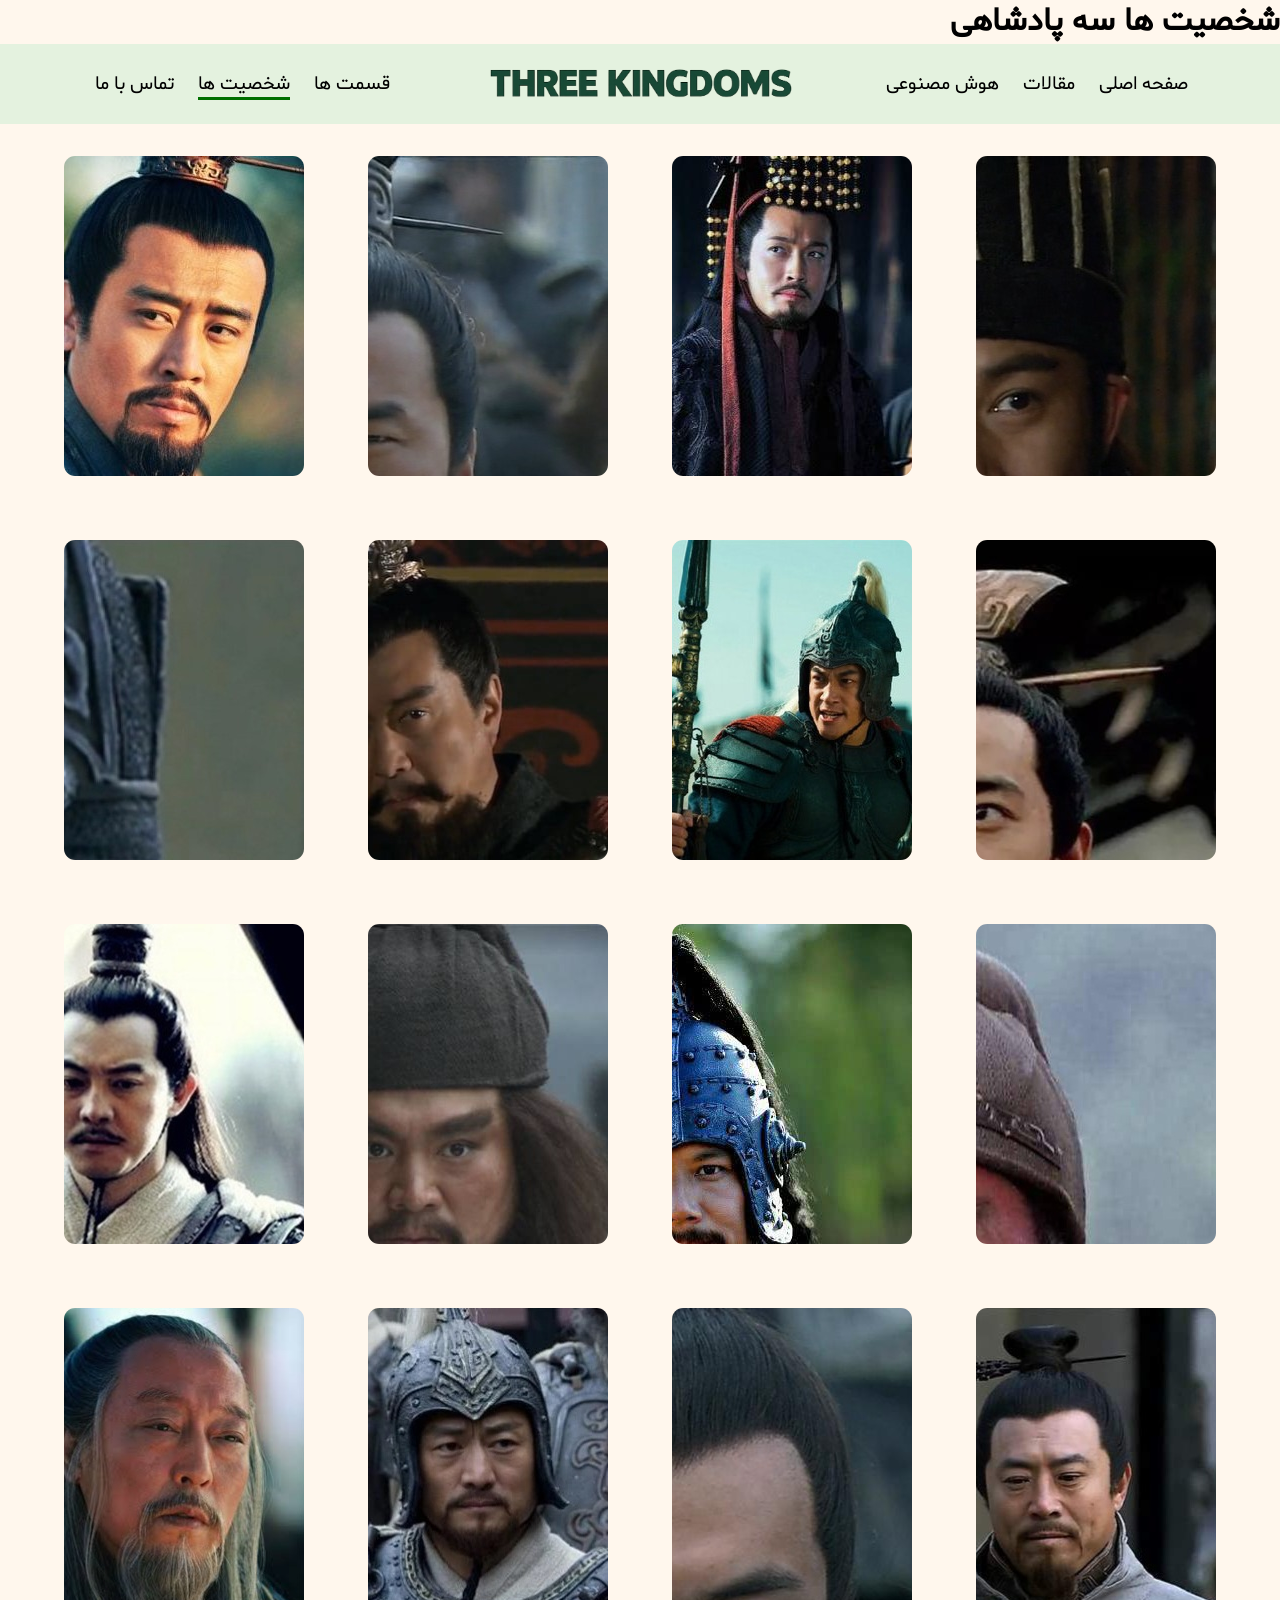
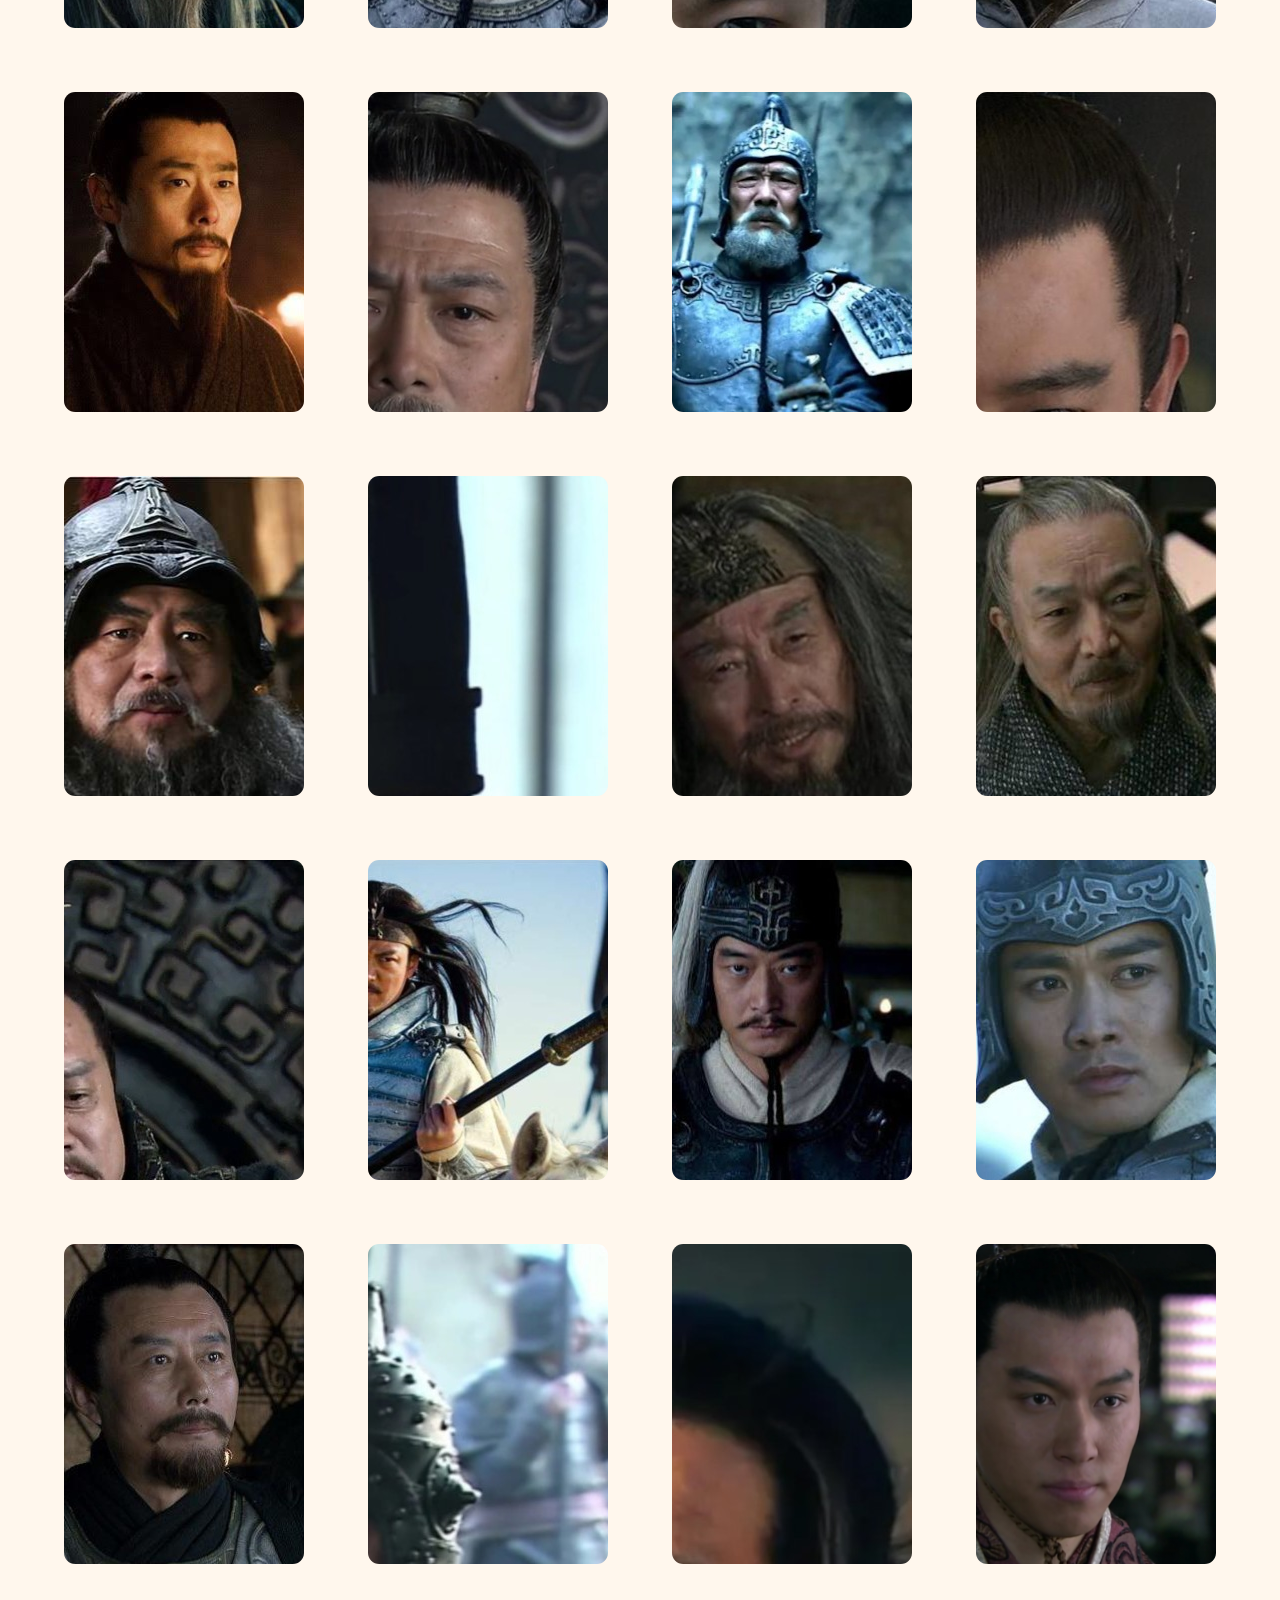
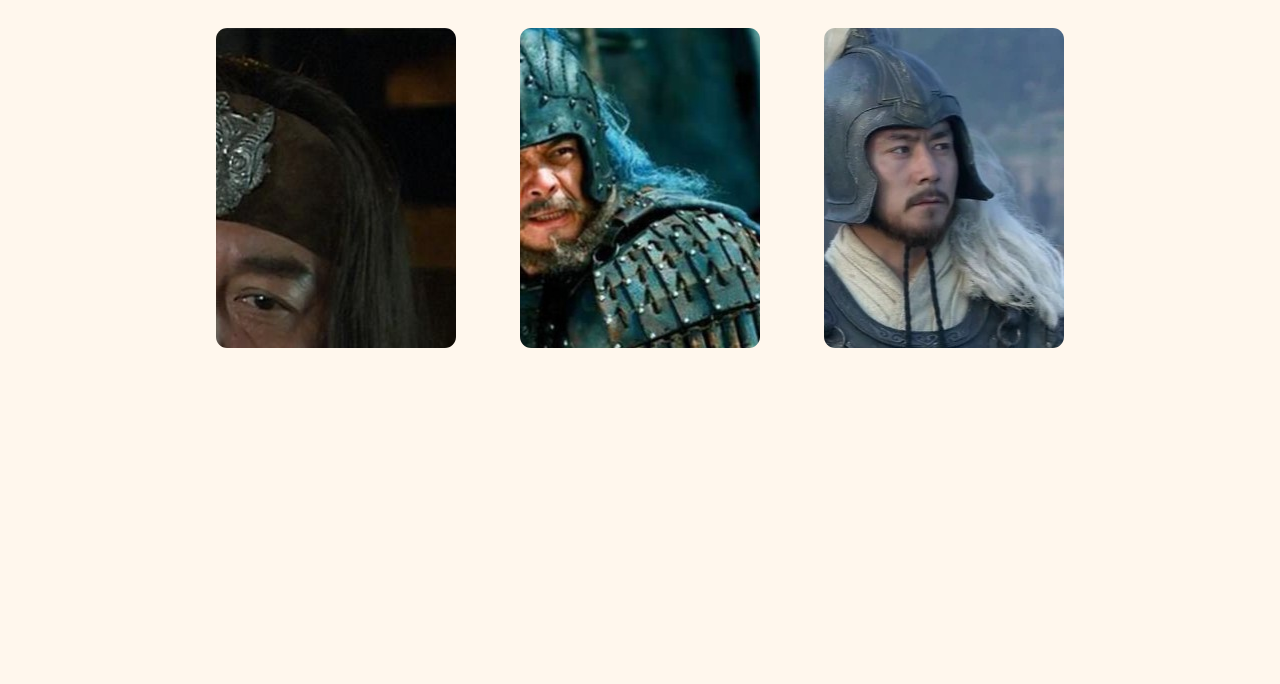
<file: temp/persons.html>
<!doctype html>
<html lang="fa" dir="rtl">
  <head>
    <meta charset="UTF-8" />
    <meta name="viewport" content="width=device-width, initial-scale=1.0" />
    <meta name="theme-color" content="rgb(157, 218, 157)" />
    <meta name="description" content="شخصیت ها سه پادشاهی" />
    <link rel="canonical" href="https://threekingdom.ir/temp/persons.html" />
    <link rel="stylesheet" href="../style/persons.css" />

    <title>THREE KINGDOMS | شخصیت های سه پادشاهی</title>
  </head>
  <body>
    <div class="seo">
      <h1>شخصیت ها سه پادشاهی</h1>
    </div>
    <div class="div">
      <header class="header">
        <div class="hed-1">
          <a href="../index.html" class="hed-1-c"
            >صفحه اصلی
            <div class="a-extra"></div
          ></a>
          <a href="../temp/veblog.html" class="hed-1-c"
            >مقالات
            <div class="a-extra"></div
          ></a>
          <a href="../temp/ai.html" class="hed-1-c"
            >هوش مصنوعی
            <div class="a-extra"></div
          ></a>
        </div>
        <div class="hed-2"></div>
        <div class="hed-1">
          <a href="../temp/episode.html" class="hed-1-c"
            >قسمت ها
            <div class="a-extra"></div
          ></a>
          <a href="../temp/persons.html" class="hed-1-c"
            >شخصیت ها
            <div class="a-extra ss"></div
          ></a>
          <a href="../temp/callus.html" class="hed-1-c"
            >تماس با ما
            <div class="a-extra"></div
          ></a>
        </div>
      </header>

      <div class="hola hidt"></div>
      <div class="panel w0">
        <div class="panel-titr">منو</div>
        <div class="panel-body">
          <a href="../index.html" class="hed-1-c sd">صفحه اصلی </a>
          <a href="../temp/veblog.html" class="hed-1-c sd">مقالات </a
          ><a href="../temp/ai.html" class="hed-1-c sd">هوش مصنوعی</a>
          <a href="../temp/episode.html" class="hed-1-c sd">قسمت ها </a>
          <a href="../temp/persons.html" class="hed-1-c sd">شخصیت ها </a
          ><a href="../temp/callus.html" class="hed-1-c sd">تماس با ما</a>
        </div>
      </div>
      <div class="panel-btn">
        <div class="panel-btn-child ca"></div>
        <div class="panel-btn-child cb"></div>
        <div class="panel-btn-child cc"></div>
      </div>

      <main class="main">
        <div class="person">
          <div class="p-ex"></div>
          <img
            src="../pic/jp.jpg"
            alt="ژوگه لیانگ با نام محترم کنگ مینگ"
            class="img"
          />
          <div class="person-hale"></div>
          <div class="person-enf">
            <h2 class="person-name">ژوگه لیانگ با نام محترم کنگ مینگ</h2>
            <p class="person-to">
              نابغه‌ای استراتژیست و صدراعظم شو هان که با هوش سرشار و
              پیش‌بینی‌های دقیقش، نقشه‌های جنگی بی‌نظیری طراحی کرد. او نماد
              وفاداری مطلق به لیو بی و تلاش بی‌وقفه برای احیای خاندان هان بود.
              با تدبیرش، ارتش کوچک شو را در برابر امپراتوری عظیم وی نگه داشت و
              به اسطوره‌ای در تاریخ چین تبدیل شد. حکمت او هنوز هم در فرهنگ عامه
              زبان‌زد است.
            </p>
          </div>
        </div>

        <div class="person">
          <div class="p-ex"></div>
          <img
            src="../pic/sunquanp.jpeg"
            alt="سون کوآن با نام محترم ژونگمو"
            class="img"
          />
          <div class="person-pic"></div>
          <div class="person-hale"></div>
          <div class="person-enf">
            <h2 class="person-name">سون کوآن با نام محترم ژونگمو</h2>
            <p class="person-to">
              فرمانروای وو که با تدبیر و صبر، امپراتوری خود را در جنوب شرقی
              مستحکم کرد. او برخلاف رقیبانش، بیشتر به توسعهٔ داخلی و دریایی
              پرداخت و از مشاوران بزرگی مثل ژو یو و لو شون بهره برد. سیاست‌های
              متعادل او باعث شد وو به عنوان آخرین امپراتوری از سه‌گانه سقوط کند.
              او نشان داد که دوراندیشی و میانه‌روی می‌تواند از شمشیر هم
              قدرتمندتر باشد.
            </p>
          </div>
        </div>

        <div class="person">
          <div class="p-ex"></div>
          <img
            src="../pic/caop.jpg"
            alt="سائو سائو با نام محترم منگده"
            class="img"
          />
          <div class="person-pic"></div>
          <div class="person-hale"></div>
          <div class="person-enf">
            <h2 class="person-name">سائو سائو با نام محترم منگده</h2>
            <p class="person-to">
              استراتژیست و فرمانروایی بی‌رحم که با ذهنی تیزبین و قدرت مدیریتی
              بالا، پایه‌های امپراتوری وی را بنا نهاد. او شاعری توانا و
              سیاستمداری عمل‌گرا بود که در عین ظلم و جاه‌طلبی، به نخبگان احترام
              می‌گذاشت. کارنامه‌اش آمیزه‌ای از پیروزی‌های درخشان و شکست‌های
              مهلک، مثل نبرد صخره‌ی سرخ، است. او همواره به دنبال یکپارچه‌سازی
              چین تحت فرمان خود بود.
            </p>
          </div>
        </div>

        <div class="person">
          <div class="p-ex"></div>
          <img
            src="../pic/liubeyp.jpeg"
            alt="لیو بی با نام محترم ژوآنده"
            class="img"
          />
          <div class="person-pic"></div>
          <div class="person-hale"></div>
          <div class="person-enf">
            <h2 class="person-name">لیو بی با نام محترم ژوآنده</h2>
            <p class="person-to">
              بنیان‌گذار شو هان که با فروتنی و مهربانی، دل‌های مردم و جنگجویان
              را تسخیر کرد. او از تبار فقیر خاندان هان بود و با تکیه بر برادران
              قسم‌خورده و راهنمایی‌های کونگ مینگ، امپراتوری خود را ساخت.
              وفاداری‌اش به آرمان هان و عشق به رعایا، او را به محبوب‌ترین
              فرمانروای سه پادشاهی تبدیل کرد. او اعتقاد داشت که حاکم باید در
              خدمت مردم باشد، نه برعکس.
            </p>
          </div>
        </div>
        <div class="person">
          <div class="p-ex"></div>
          <img
            src="../pic/xian.jpeg"
            alt="امپراتور (شیان‌دی از خاندان هان)"
            class="img"
          />
          <div class="person-pic"></div>
          <div class="person-hale"></div>
          <div class="person-enf">
            <h2 class="person-name">امپراتور (شیان‌دی از خاندان هان)</h2>
            <p class="person-to">
              آخرین امپراتور سلسلهٔ هان که در دوران کودکی بر تخت نشست و تمام
              عمرش زیر سایهٔ قدرتمندان بود. او نماد فروپاشی یک سلسلهٔ کهن و آغاز
              عصر هرج‌ومرج بود. با وجود ضعف سیاسی، نام او همچنان مشروعیت بخشیدن
              به حکومت‌ها را ممکن می‌ساخت. سرنوشت او نمایشگر پایان شکوهمندترین
              دورهٔ تاریخ چین است.
            </p>
          </div>
        </div>
        <div class="person">
          <div class="p-ex"></div>
          <img
            src="../pic/lobo.jpg"
            alt="لو بو با نام محترم فنگ شیان"
            class="img"
          />
          <div class="person-pic"></div>
          <div class="person-hale"></div>
          <div class="person-enf">
            <h2 class="person-name">لو بو با نام محترم فنگ شیان</h2>
            <p class="person-to">
              قوی‌ترین جنگجوی دوران که با نیزه‌اش، هیچ‌کس در میدان نبرد تاب
              مقاومت نداشت. او شهرت بی‌نظیری داشت اما به خاطر خیانت‌های پیاپی و
              بی‌وفایی، لقب «مارمولکِ تغییردهنده» گرفت. قدرت رزمی او افسانه‌ای
              بود، ولی نبود اخلاق و وفاداری، سرانجامش را به شکست و مرگ کشاند. او
              هشداردهندهٔ این است که قدرتِ بی‌اخلاق، پایدار نیست.
            </p>
          </div>
        </div>
        <div class="person">
          <div class="p-ex"></div>
          <img
            src="../pic/yuanshao.jpg"
            alt="یوان شائو با نام محترم بن چو"
            class="img"
          />
          <div class="person-pic"></div>
          <div class="person-hale"></div>
          <div class="person-enf">
            <h2 class="person-name">یوان شائو با نام محترم بن چو</h2>
            <p class="person-to">
              ارباب بزرگ شمال که از خاندانی اصیل و نیرومند برخاسته و زمانی
              قدرتمندترین فرمانروای چین بود. او با تکیه بر نسب و سپاه انبوهش،
              خود را شایستهٔ تاج‌وتخت می‌دانست، اما در تصمیم‌گیری‌ها مردد و
              متکبر بود. شکست تحقیرآمیز او در نبرد گوان‌دو برابر تسائو تسائو،
              یکی از درس‌های بزرگ تاریخ است. غرور و کارشکنیِ مشاورانش،
              امپراتوری‌اش را نابود کرد.
            </p>
          </div>
        </div>
        <div class="person">
          <div class="p-ex"></div>
          <img
            src="../pic/xunyo.jpg"
            alt="ژون یو با نام محترم رو یو"
            class="img"
          />
          <div class="person-pic"></div>
          <div class="person-hale"></div>
          <div class="person-enf">
            <h2 class="person-name">ژون یو با نام محترم رو یو</h2>
            <p class="person-to">
              مشاور برجستهٔ سائو سائو که با بینش نافذ و برنامه‌ریزی دقیق، نقشی
              کلیدی در پیروزی‌های اولیهٔ وی ایفا کرد. او به خاطر پیش‌بینی‌های
              هوشمندانه‌اش در جنگ گوان‌دو معروف است و تسائو تسائو او را
              «پشت‌پناه خود» می‌دانست. در سیاست و استراتژی، نبوغی کم‌نظیر داشت و
              همچون سایه‌ای خردمند در پس‌پردهٔ قدرت حرکت می‌کرد. مرگ زودهنگامش،
              ضایعه‌ای بزرگ برای امپراتوری وی بود.
            </p>
          </div>
        </div>
        <div class="person">
          <div class="p-ex"></div>
          <img
            src="../pic/guanyo.jpeg"
            alt="گوان یو با نام محترم یون چانگ"
            class="img"
          />
          <div class="person-pic"></div>
          <div class="person-hale"></div>
          <div class="person-enf">
            <h2 class="person-name">گوان یو با نام محترم یون چانگ</h2>
            <p class="person-to">
              جنگجوی افسانه‌ای با ریش بلند و چهره‌ای سرخ‌رنگ که با نیزه‌ی
              اژدهاکش، دشمنان را به هراس می‌انداخت. او برادر قسم‌خورده‌ی لیو بی
              بود و به خاطر وفاداری و جوانمردی بی‌نظیرش شهرت داشت. پس از مرگ، به
              مقام خدای جنگ در فرهنگ چینی رسید و نماد شرافت و یکرنگی شد.
              وفاداری‌اش تا حدی بود که حتی در برابر پیشنهادهای وسوسه‌انگیز تسائو
              تسائو، دست از برادرش نکشید.
            </p>
          </div>
        </div>
        <div class="person">
          <div class="p-ex"></div>
          <img
            src="../pic/caoren.jpg"
            alt="سائو رن با نام محترم زی شیا"
            class="img"
          />
          <div class="person-pic"></div>
          <div class="person-hale"></div>
          <div class="person-enf">
            <h2 class="person-name">سائو رن با نام محترم زی شیا</h2>
            <p class="person-to">
              پسرعمو و یکی از بهترین فرماندهان سائو سائو که در دفاع از شهرها و
              نواحی مرزی مهارت فوق‌العاده‌ای داشت. او همواره در خط‌مقدم نبردها
              حاضر می‌شد و با شجاعت و پایداری‌اش، جان‌سپردگان وی را شگفت‌زده
              می‌کرد. اگرچه در تاریخ کمتر از دیگران از او نام برده شده، اما نقشی
              حیاتی در تحکیم پایه‌های امپراتوری وی داشت. او نمونهٔ یک سرباز
              وفادار و بی‌ادعا بود.
            </p>
          </div>
        </div>
        <div class="person">
          <div class="p-ex"></div>
          <img
            src="../pic/zhangfei.jpeg"
            alt="ژانگ فی با نام محترم یی ده"
            class="img"
          />
          <div class="person-pic"></div>
          <div class="person-hale"></div>
          <div class="person-enf">
            <h2 class="person-name">ژانگ فی با نام محترم یی ده</h2>
            <p class="person-to">
              جنگجوی تنومند و تندخو که با فریادهای مهیبش، دشمنان را می‌ترساند و
              با نیزه‌ی پلنگ‌کشش، شهرهٔ میدان‌های نبرد بود. او سومین برادر
              قسم‌خوردهٔ لیو بی بود و علی‌رغم خلق‌وخوی تند، وفاداری‌اش به
              برادران بی‌نظیر بود. در نبردها بیش از هر کسی شجاعت داشت، اما رفتار
              خشنش سرانجام به دست افراد خودی به قیمت جانش تمام شد. او نشان داد
              که شجاعت بدون خرد، خطرناک است.
            </p>
          </div>
        </div>
        <div class="person">
          <div class="p-ex"></div>
          <img
            src="../pic/sunce.jpg"
            alt="سون سه با نام محترم بو فو"
            class="img"
          />
          <div class="person-pic"></div>
          <div class="person-hale"></div>
          <div class="person-enf">
            <h2 class="person-name">سون سه با نام محترم بو فو</h2>
            <p class="person-to">
              پسر بزرگ سون جیان و برادر بزرگ‌تر سون کوان که با شجاعت و جوانی،
              پایه‌های امپراتوری وو را در جنوب ریخت. او ملقب به «پادشاه کوچک»
              بود و در مدت کوتاهی، سرزمین‌های وسیعی را فتح کرد. با تدبیر و
              جنگاوری‌اش، قلمرو وو را از یک منطقهٔ کوچک به یک قدرت بزرگ تبدیل
              نمود. مرگ زودهنگامش در اوج جوانی، ضایعه‌ای بزرگ برای خاندان سون
              بود.
            </p>
          </div>
        </div>
        <div class="person">
          <div class="p-ex"></div>
          <img
            src="../pic/xhcho.jpeg"
            alt="شویو با نام محترم یوان هاو"
            class="img"
          />
          <div class="person-pic"></div>
          <div class="person-hale"></div>
          <div class="person-enf">
            <h2 class="person-name">شویو با نام محترم یوان هاو</h2>
            <p class="person-to">
              مشاور یوان شائو که بعداً به صف سائو سائو پیوست و نقش کلیدی در
              پیروزی گوان‌دو ایفا کرد. او که از غرور و بی‌کفایتی یوان شائو به
              تنگ آمده بود، نقشه‌های حیاتی دشمن را برای تسائو تسائو فاش کرد.
              هرچند در تاریخ به‌عنوان یک خائن شناخته می‌شود، اما انتخاب او بر
              اساس عقلانیت و واقع‌بینی بود. سرنوشت او نشان می‌دهد که گاهی خیانت
              به یک ارباب نالایق، هوشمندانه‌ترین تصمیم است.
            </p>
          </div>
        </div>
        <div class="person">
          <div class="p-ex"></div>
          <img
            src="../pic/caopi.jpg"
            alt="سائو پی با نام محترم زی هوان"
            class="img"
          />
          <div class="person-pic"></div>
          <div class="person-hale"></div>
          <div class="person-enf">
            <h2 class="person-name">سائو پی با نام محترم زی هوان</h2>
            <p class="person-to">
              پسر سائو سائو و نخستین امپراتور سلسله‌ی وی که پس از مرگ پدر،
              امپراتوری را رسماً اعلام کرد. او شاعری خوش‌ذوق و ادیبی توانا بود و
              به ادبیات علاقه‌ای وافر داشت، ولی در سیاست و جنگاوری به پای پدر
              نمی‌رسید. با وجود هوش سرشار، تصمیماتش گاهی تحت تأثیر حسادت و
              کوچک‌بینی بود. او با پایان دادن به سلسلهٔ هان، پرده از عصری جدید
              در تاریخ چین برداشت.
            </p>
          </div>
        </div>
        <div class="person">
          <div class="p-ex"></div>
          <img
            src="../pic/sunjian.jpg"
            alt="سون جیان با نام محترم ون تای"
            class="img"
          />
          <div class="person-pic"></div>
          <div class="person-hale"></div>
          <div class="person-enf">
            <h2 class="person-name">سون جیان با نام محترم ون تای</h2>
            <p class="person-to">
              جنگجوی بزرگ و بنیان‌گذار قدرت خاندان سون در جنوب که در دل جنگ‌های
              پایانی هان، لقب «پلنگِ جیانگ‌دونگ» را گرفت. او با شجاعت و جسارت
              بی‌نظیر، هراس را در دل دشمنان می‌انداخت و در نبردهای بسیاری پیروز
              شد. مرگ او در نبرد و پس از یک تیراندازی، نقطه‌عطفی برای فرزندانش
              شد تا راه او را ادامه دهند. او پایه‌گذاری سلسله‌ای بود که فرزندانش
              به شکوفایی رساندند.
            </p>
          </div>
        </div>
        <div class="person">
          <div class="p-ex"></div>
          <img
            src="../pic/simayi.jpeg"
            alt="سیما یی با نام محترم ژونگ دا"
            class="img"
          />
          <div class="person-pic"></div>
          <div class="person-hale"></div>
          <div class="person-enf">
            <h2 class="person-name">سیما یی با نام محترم ژونگ دا</h2>
            <p class="person-to">
              استراتژیست زیرک و بی‌رحمی که با صبری افسانه‌ای و دسیسه‌های دقیق،
              درنهایت قدرت را از خاندان تسائو ربود. او رقیب اصلی ژوگه لیانگ بود
              و در نبردهای بی‌شمار، او را با حیله و صبر شکست داد. با وجود
              وفاداری ظاهری، برنامه‌ای طولانی‌مدت برای تسخیر قدرت داشت که به
              تأسیس سلسله‌ی جین انجامید. او نماد سیاست‌مداری است که با حوصله،
              بزرگترین امپراتوری را تصاحب کرد.
            </p>
          </div>
        </div>
        <div class="person">
          <div class="p-ex"></div>
          <img
            src="../pic/xuyu.jpg"
            alt="ژو یو با نام محترم گونگ جین"
            class="img"
          />
          <div class="person-pic"></div>
          <div class="person-hale"></div>
          <div class="person-enf">
            <h2 class="person-name">ژو یو با نام محترم گونگ جین</h2>
            <p class="person-to">
              فرماندهٔ نیروی دریایی وو و مغز متفکر نبرد بزرگ صخرهٔ سرخ که با
              آتش، ناوگان سائو سائو را نابود کرد. او جوانی زیبا و خوش‌سیما بود
              که به «خوبرویِ قوم» معروف شد، اما حسادت و کینه‌اش نسبت به ژوگه
              لیانگ، سایه‌ای بر درخشش او انداخت. نبوغ نظامی‌اش بی‌نظیر بود، اما
              مرگ زودهنگامش بر اثر بیماری، بسیاری از برنامه‌های وو را نقش‌برآب
              کرد. او نمادی است از نبوغی که با غرور و حسادت، خود را تباه کرد.
            </p>
          </div>
        </div>
        <div class="person">
          <div class="p-ex"></div>
          <img
            src="../pic/huangzhang.jpg"
            alt="هوانگ ژونگ با نام محترم هان شنگ"
            class="img"
          />
          <div class="person-pic"></div>
          <div class="person-hale"></div>
          <div class="person-enf">
            <h2 class="person-name">هوانگ ژونگ با نام محترم هان شنگ</h2>
            <p class="person-to">
              کهنسال‌ترین و یکی از باارزش‌ترین فرماندهان شو هان که حتی در سن
              پیری، نیروی جوانان را به چالش می‌کشید. او در تیراندازی با کمان
              مهارتی افسانه‌ای داشت و در نبردها با دقت و شجاعت می‌جنگید.
              وفاداری‌اش به لیو بی و توانایی‌های رزمی‌اش، او را در میان پنج ببر
              بزرگ شو جای داد. او ثابت کرد که سن، مانعی برای افتخارآفرینی نیست.
            </p>
          </div>
        </div>
        <div class="person">
          <div class="p-ex"></div>
          <img
            src="../pic/liuzhang.jpg"
            alt="لیو ژانگ با نام محترم جی رو"
            class="img"
          />
          <div class="person-pic"></div>
          <div class="person-hale"></div>
          <div class="person-enf">
            <h2 class="person-name">لیو ژانگ با نام محترم جی رو</h2>
            <p class="person-to">
              فرمانروای استان یی‌جو که با ضعف مدیریت و بزدلی، قلمرو غنی خود را
              به لیو بی واگذار کرد. او در زمانه‌ای پرآشوب، تصمیمات اشتباه و
              سست‌بنیادی گرفت که باعث شد یک‌یک متحدانش را از دست بدهد. اگرچه
              خون‌خواهی چندانی نداشت، ولی بی‌کفایتی‌اش، امانتی گران‌بها را از او
              گرفت. سرنوشت او درس عبرتی است برای حاکمانی که به مشاوران خائن
              اعتماد می‌کنند.
            </p>
          </div>
        </div>
        <div class="person">
          <div class="p-ex"></div>
          <img
            src="../pic/lusu.jpeg"
            alt="لو سو با نام محترم زی جینگ"
            class="img"
          />
          <div class="person-pic"></div>
          <div class="person-hale"></div>
          <div class="person-enf">
            <h2 class="person-name">لو سو با نام محترم زی جینگ</h2>
            <p class="person-to">
              دیپلمات و مشاور میانه‌روی وو که همواره به دنبال صلح و همکاری با شو
              هان در برابر دشمن بزرگشان، وی، بود. او با ژوگه لیانگ دوستی
              صمیمانه‌ای داشت و سعی می‌کرد تنش‌ها را کاهش دهد. سیاست‌های متعادل
              و خردمندانه‌اش، جان‌بهای بسیاری را در جنگ‌های داخلی نجات داد. او
              نشان داد که گاهی گفت‌وگو و مدارا، کارآمدتر از شمشیر است.
            </p>
          </div>
        </div>
        <div class="person">
          <div class="p-ex"></div>
          <img
            src="../pic/liubiao.jpeg"
            alt="لیو بیائو با نام محترم جینگ شنگ"
            class="img"
          />
          <div class="person-pic"></div>
          <div class="person-hale"></div>
          <div class="person-enf">
            <h2 class="person-name">لیو بیائو با نام محترم جینگ شنگ</h2>
            <p class="person-to">
              فرمانروای استان جینگ‌جو که با ظاهری آرام و دوراندیش، توانست
              منطقه‌ای ثروتمند را برای مدتی حفظ کند. او میزبان لیو بی بود و اورا
              در سخت‌ترین روزها حمایت کرد، اما در تصمیم‌گیری برای جانشینی، سست و
              مردد عمل کرد. پس از مرگش، اختلافات داخلی، استان او را به دست
              دشمنان سپرد. او نمونه‌ای از حاکمانی است که با بی‌تصمیمی، تمام
              دستاوردهایشان را بر باد دادند.
            </p>
          </div>
        </div>
        <div class="person">
          <div class="p-ex"></div>
          <img
            src="../pic/mateng.jpg"
            alt="ما تنگ با نام محترم شو چنگ"
            class="img"
          />
          <div class="person-pic"></div>
          <div class="person-hale"></div>
          <div class="person-enf">
            <h2 class="person-name">ما تنگ با نام محترم شو چنگ</h2>
            <p class="person-to">
              فرمانروای منطقهٔ غربی لیانگ‌جو و پدر ما چائو که با اسب‌سواران ماهر
              خود، نامی در همسایگان بر جای گذاشت. او در برابر قدرت‌های بزرگ،
              استقلال منطقه‌اش را حفظ کرد و با سائو سائو به مبارزه برخاست. مرگ
              او به دستور سائو سائو، آتش کینهٔ ما چائو را شعله‌ورتر کرد. او نماد
              مقاومت سرزمین‌های دورافتاده در برابر حکومت مرکزی بود.
            </p>
          </div>
        </div>
        <div class="person">
          <div class="p-ex"></div>
          <img
            src="../pic/changong.jpg"
            alt="چن گونگ با نام محترم گونگ تای"
            class="img"
          />
          <div class="person-pic"></div>
          <div class="person-hale"></div>
          <div class="person-enf">
            <h2 class="person-name">چن گونگ با نام محترم گونگ تای</h2>
            <p class="person-to">
              مشاور وفادار و بااخلاقی که ابتدا به سائو سائو پیوست، اما پس از
              دیدن بی‌رحمی‌هایش، به لو بو روی آورد. او در کارهای سیاسی و نظامی،
              نبوغی کم‌نظیر داشت و همواره در پی عدالت بود. با وجود وفاداری به لو
              بو، حرف‌هایش را نادیده گرفت و سرانجام در کنار او اعدام شد. او نماد
              وجدان بیدار در میان سیاستمداران آن دوران است.
            </p>
          </div>
        </div>
        <div class="person">
          <div class="p-ex"></div>
          <img
            src="../pic/dongzhoo.jpeg"
            alt="دونگ ژو با نام محترم ژونگ یینگ"
            class="img"
          />
          <div class="person-pic"></div>
          <div class="person-hale"></div>
          <div class="person-enf">
            <h2 class="person-name">دونگ ژو با نام محترم ژونگ یینگ</h2>
            <p class="person-to">
              قاتل مستبد و بی‌رحمی که با ورود به پایتخت، امپراتور را برکنار کرد
              و هرج‌ومرج را در سراسر چین گسترش داد. او با ثروت و قدرت نامحدود،
              وحشت را بر دل مردم نشاند و با حرکاتش، جرقهٔ فروپاشی سلسلهٔ هان را
              زد. سرانجام به دست پسرخوانده‌اش لو بو، در کاخ سلطنتی به قتل رسید.
              او نماد ظلم و تباهی در قدرت مطلق است.
            </p>
          </div>
        </div>
        <div class="person">
          <div class="p-ex"></div>
          <img
            src="../pic/zhouyun.jpeg"
            alt="ژائو یون با نام محترم زی لونگ"
            class="img"
          />
          <div class="person-pic"></div>
          <div class="person-hale"></div>
          <div class="person-enf">
            <h2 class="person-name">ژائو یون با نام محترم زی لونگ</h2>
            <p class="person-to">
              جنگجوی بی‌نظیر و وفادار شو هان که با نیزه‌اش، در دل دشمنان نفوذ
              می‌کرد و هرگز زخمی نشد. او در نبرد «چانگ‌بان» جان لیو بی و فرزندش
              را با شجاعتی مثال‌زدنی نجات داد. در میان پنج ببر بزرگ شو، کمتر کسی
              به اندازهٔ او محبوب و خردمند بود. او نماد شوالیه‌ای است که جنگجویی
              و جوانمردی را با هم جمع کرده است.
            </p>
          </div>
        </div>
        <div class="person">
          <div class="p-ex"></div>
          <img
            src="../pic/loshon.jpeg"
            alt="لو شون با نام محترم بویان"
            class="img"
          />
          <div class="person-pic"></div>
          <div class="person-hale"></div>
          <div class="person-enf">
            <h2 class="person-name">لو شون با نام محترم بویان</h2>
            <p class="person-to">
              استراتژیست جوان وو که پس از ژو یو، پرچم‌دار پیروزی‌های نظامی وو شد
              و در نبرد یی‌لینگ، ارتش شو را یک‌سره نابود کرد. او با صبر و حوصله،
              دشمن مغرور را به دام انداخت و با آتش، پیروزی‌ای تاریخی رقم زد. او
              در سیاست و جنگاوری، فردی متین و دوراندیش بود و پس از مرگ سون کوان،
              همچنان ستون وو باقی ماند.
            </p>
          </div>
        </div>
        <div class="person">
          <div class="p-ex"></div>
          <img
            src="../pic/machao.jpg"
            alt="ما چائو با نام محترم منگ چی"
            class="img"
          />
          <div class="person-pic"></div>
          <div class="person-hale"></div>
          <div class="person-enf">
            <h2 class="person-name">ما چائو با نام محترم منگ چی</h2>
            <p class="person-to">
              جنگجوی غربی و از نوادگان ژنرال بزرگ ما یوان که با اسب‌سواری و
              نیزه‌زنی، حتی سائو سائو را به وحشت انداخت. او پس از مرگ پدرش،
              انتقام‌خونی سخت‌گیرانه گرفت و بارها لشکر وی را زمین‌گیر کرد. در
              نهایت به شو هان پیوست و به جمع پنج ببر بزرگ شو راه یافت. سرنوشت
              غم‌انگیز و سرکشی‌اش، او را به چهره‌ای تراژیک در تاریخ تبدیل کرده
              است.
            </p>
          </div>
        </div>
        <div class="person">
          <div class="p-ex"></div>
          <img
            src="../pic/ushoo.jpg"
            alt="یوان شو با نام محترم گونگ لو"
            class="img"
          />
          <div class="person-pic"></div>
          <div class="person-hale"></div>
          <div class="person-enf">
            <h2 class="person-name">یوان شو با نام محترم گونگ لو</h2>
            <p class="person-to">
              برادرِ ناتنی یوان شائو که با تکیه بر اصل و نسبش، به نابخردانه‌ترین
              شکل ممکن خود را امپراتور خواند. او با این حرکت، حمایت همگان را از
              دست داد و به زودی به‌کلی نابود شد. تصمیم‌های عجولانه و غرور
              بی‌حدِّ او، باعث شد یکی از قدرتمندترین خاندان‌های دوران به سراشیبی
              سقوط رود. او زنده‌ترین مثال از خطرِ خودفریبی و جاه‌طلبی بی‌پایه
              است.
            </p>
          </div>
        </div>
        <div class="person">
          <div class="p-ex"></div>
          <img
            src="../pic/caorioi.png"
            alt="سائو روی با نام محترم یوان ژونگ"
            class="img"
          />
          <div class="person-pic"></div>
          <div class="person-hale"></div>
          <div class="person-enf">
            <h2 class="person-name">سائو روی با نام محترم یوان ژونگ</h2>
            <p class="person-to">
              دومین امپراتور وی که علی‌رغم جوانی، هوشی سرشار و مدیریتی قابل‌توجه
              از خود نشان داد. او در مدت کوتاه حکومتش، توانست با سیاست‌های درست،
              آرامش نسبی را در وی حفظ کند و با دسیسه‌های سیما یی مقابله نماید.
              با وجود این، مرگ زودهنگامش، راه را برای تسلط خاندان سیما باز کرد.
              او نمونه‌ای از پادشاهی است که کوتاه اما درخشان می‌درخشد.
            </p>
          </div>
        </div>
        <div class="person">
          <div class="p-ex"></div>
          <img
            src="../pic/pangtong.jpg"
            alt="پانگ تونگ با نام محترم شی یوان"
            class="img"
          />
          <div class="person-pic"></div>
          <div class="person-hale"></div>
          <div class="person-enf">
            <h2 class="person-name">پانگ تونگ با نام محترم شی یوان</h2>
            <p class="person-to">
              مشاور نابغهٔ شو هان که با ظاهری نابه‌سامان و شخصیتی تند، نبوغی
              هم‌پایهٔ ژوگه لیانگ داشت. او که ملقب به «اژدهای جوان» بود، نقشهٔ
              ورود به استان یی‌جو را طراحی کرد و در آنجا جان باخت. مرگ زودهنگامش
              در کمین دشمن، یکی از ضایعات بزرگ شو هان بود. او هشدار می‌دهد که
              ظاهرِ فریبنده، گاه نابغه‌ای بزرگ را پنهان می‌کند.
            </p>
          </div>
        </div>
        <div class="person">
          <div class="p-ex"></div>
          <img
            src="../pic/caimao.jpg"
            alt="سای مائو با نام محترم ده گوئی"
            class="img"
          />
          <div class="person-pic"></div>
          <div class="person-hale"></div>
          <div class="person-enf">
            <h2 class="person-name">سای مائو با نام محترم ده گوئی</h2>
            <p class="person-to">
              فرماندهٔ دریایی استان جینگ‌جو که با حیله و فریب، نقش مهمی در سقوط
              لیو بیائو و تسلیم منطقه داشت. او بعداً به سائو سائو پیوست، اما در
              نبرد صخرهٔ سرخ، با حیله‌های ژو یو و پنگ تونگ نقشه‌هایش بر آب رفت.
              او نماد فرصت‌طلبان دورانی است که با نبود وفاداری، وطن را به باد
              می‌دهند.
            </p>
          </div>
        </div>
        <div class="person">
          <div class="p-ex"></div>
          <img
            src="../pic/gungsunzan.jpeg"
            alt="گونگسون زان با نام محترم بو گوی"
            class="img"
          />
          <div class="person-pic"></div>
          <div class="person-hale"></div>
          <div class="person-enf">
            <h2 class="person-name">گونگسون زان با نام محترم بو گوی</h2>
            <p class="person-to">
              فرمانروای سرسخت شمال و دشمن سرسخت یوان شائو که با اسب‌سواران ماهر
              خود، جنگ‌های خونینی به راه انداخت. او ابتدا متحد لیو بی بود و او
              را در روزهای سخت یاری کرد، اما در نهایت با یوان شائو درگیر شد و
              شکست خورد. خودکشی‌اش پس از شکست، نشان از روحیهٔ تسلیم‌ناپذیرش
              داشت. او نمونه‌ای از سردارانی است که در برابر جریان تاریخ، تنها
              می‌ایستند.
            </p>
          </div>
        </div>
        <div class="person">
          <div class="p-ex"></div>
          <img
            src="../pic/lumang.jpg"
            alt="لو منگ با نام محترم زی مینگ"
            class="img"
          />
          <div class="person-pic"></div>
          <div class="person-hale"></div>
          <div class="person-enf">
            <h2 class="person-name">لو منگ با نام محترم زی مینگ</h2>
            <p class="person-to">
              فرماندهٔ بزرگ وو که با فتح استان جینگ‌جو و دستگیری گوان یو،
              صفحه‌ای طلایی در تاریخ وو ثبت کرد. او که از یک سرباز عادی آغاز
              کرد، با تلاش و مطالعه به یکی از استراتژیست‌های برجسته تبدیل شد.
              تصمیم‌های قاطع و حیله‌گرانه‌اش، بارها وو را از شکست نجات داد. او
              تجسم این اصل است که تلاش و یادگیری، می‌تواند هر انسانی را به اوج
              برساند.
            </p>
          </div>
        </div>
        <div class="person">
          <div class="p-ex"></div>
          <img
            src="../pic/weiyan.jpg"
            alt="وی یان با نام محترم ون چانگ"
            class="img"
          />
          <div class="person-pic"></div>
          <div class="person-hale"></div>
          <div class="person-enf">
            <h2 class="person-name">وی یان با نام محترم ون چانگ</h2>
            <p class="person-to">
              جنگجوی دلیر و بی‌پروا که با شمشیر و جسارتش، نامی در سپاه شو هان
              پیدا کرد. او استراتژی‌های جسورانه‌ای ارائه می‌کرد که گاه با
              محافظه‌کاری ژوگه لیانگ در تضاد بود. پس از مرگ کونگ مینگ، شورش کرد
              و به دست دوستانش کشته شد. او نماد جاه‌طلبی و شجاعتی است که به خاطر
              بی‌صبری، به تراژدی ختم می‌شود.
            </p>
          </div>
        </div>
        <div class="person">
          <div class="p-ex"></div>
          <img
            src="../pic/hansoi.jpg"
            alt="هان سویی با نام محترم ون یوئه"
            class="img"
          />
          <div class="person-pic"></div>
          <div class="person-hale"></div>
          <div class="person-enf">
            <h2 class="person-name">هان سویی با نام محترم ون یوئه</h2>
            <p class="person-to">
              فرماندهٔ غرب و متحد ما تنگ که در برابر سائو سائو ایستاد، اما
              نهایتاً تسلیم سیاست‌های حیله‌گرانهٔ او شد. او با شمشیرزنی ماهر و
              وفاداری به متحدانش، سال‌ها در غرب چین قدرتی مستقل داشت. اختلافات
              با ما چائو، باعث تضعیف جبههٔ غرب شد. او نمونهٔ متحدی است که
              ناهماهنگی درون‌گروهی، همه‌چیز را نابود می‌کند.
            </p>
          </div>
        </div>
      </main>
    </div>

    <div class="space"></div>
    <!-- footer -->
    <footer class="footer">
      <div class="footer-hed">
        <div class="footer-hed-pic"></div>
      </div>

      <div class="footer-dad">
        <div class="footer-1">
          <div class="footer-1-hed">
            <div class="footer-1-hed-cer"></div>
            <div class="footer-1-hed-name">راه های ارتباطی</div>
          </div>
          <div class="footer-1-body">
            <div class="footer-1-body-ch">
              <div
                class="footer-1-body-ch-1"
                style="
                  background-image: url(&quot;../pngpic/phone.png&quot;);
                  background-size: cover;
                "
              ></div>
              <div class="footer-1-body-ch-2">09302745553</div>
            </div>
            <div class="footer-1-body-ch">
              <div
                class="footer-1-body-ch-1"
                style="
                  background-image: url(&quot;../pngpic/email.png&quot;);
                  background-size: cover;
                "
              ></div>
              <div class="footer-1-body-ch-2">mohsen2351fazeli@gmail.com</div>
            </div>
          </div>
        </div>
        <div class="footer-1">
          <div class="footer-1-hed">
            <div class="footer-1-hed-cer"></div>
            <div class="footer-1-hed-name">شبکه های اجتماعی</div>
          </div>
          <div class="footer-1-body">
            <div class="footer-1-body-ch">
              <div
                class="footer-1-body-ch-1"
                style="
                  background-image: url(&quot;../pngpic/tel.png&quot;);
                  background-size: cover;
                "
              ></div>
              <div dir="ltr" class="footer-1-body-ch-2">@zhuge_liang208</div>
            </div>
            <div class="footer-1-body-ch">
              <div
                class="footer-1-body-ch-1"
                style="
                  background-image: url(&quot;../pngpic/insta.png&quot;);
                  background-size: cover;
                "
              ></div>
              <div dir="ltr" class="footer-1-body-ch-2">mohsen2351fazeli</div>
            </div>
            <div class="footer-1-body-ch">
              <div
                class="footer-1-body-ch-1"
                style="
                  background-image: url(&quot;../pngpic/lin.png&quot;);
                  background-size: cover;
                "
              ></div>
              <div dir="ltr" class="footer-1-body-ch-2">mohsenfazeli</div>
            </div>
            <div class="footer-1-body-ch">
              <div
                class="footer-1-body-ch-1"
                style="
                  background-image: url(&quot;../pngpic/eitaa.png&quot;);
                  background-size: cover;
                "
              ></div>
              <div dir="ltr" class="footer-1-body-ch-2">@zhugeliang</div>
            </div>
          </div>
        </div>

        <div class="footer-2">
          <div class="footer-2-1">©کلیه حقوق مادی و معنوی سایت محفوظ است.</div>
          <div class="footer-2-2">ساخته شده توسط محسن فاضلی</div>
        </div>
      </div>
      <div class="footer-picpng">
        <div class="footer-picpng-pic"></div>
      </div>
    </footer>
    <script src="../script/persons.js"></script>
  </body>
</html>
</file>
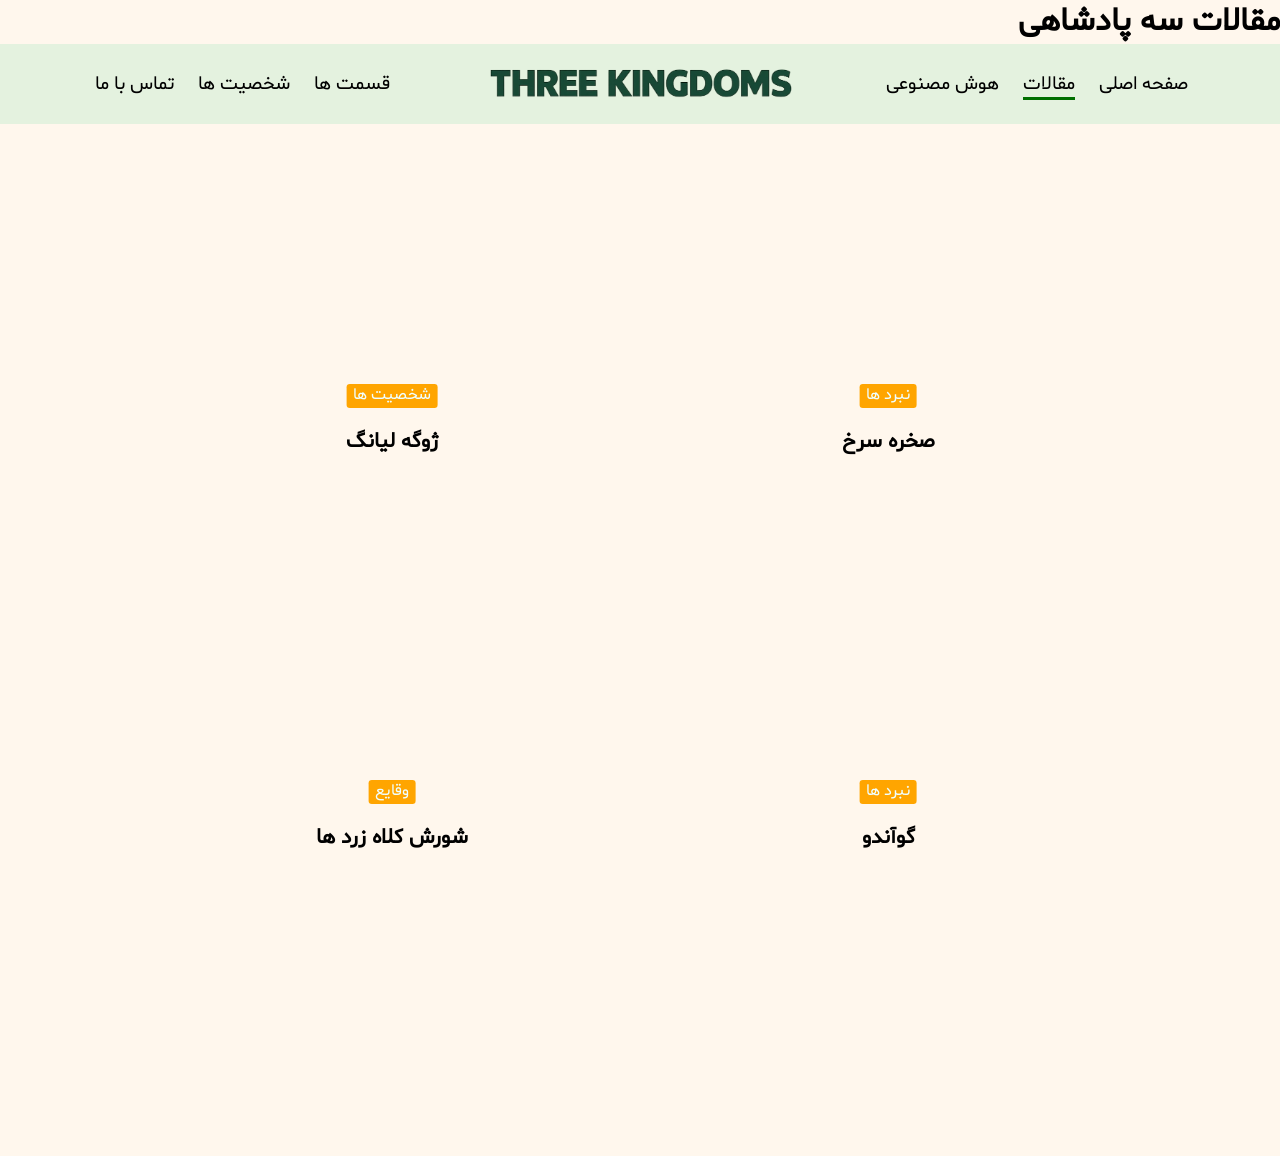
<file: temp/veblog.html>
<!doctype html>
<html lang="fa" dir="rtl">
  <head>
    <meta charset="UTF-8" />
    <meta name="viewport" content="width=device-width, initial-scale=1.0" />
    <meta name="theme-color" content="rgb(157, 218, 157)" />
    <meta name="description" content="مقالات سه پادشاهی" />
    <link rel="stylesheet" href="../style/veblog.css" />
    <link rel="canonical" href="https://threekingdom.ir/temp/veblog.html" />

    <title>THREE KINGDOMS | مقالات سه پادشاهی</title>
  </head>
  <body>
    <div class="seo">
      <h1>مقالات سه پادشاهی</h1>
    </div>
    <div class="div">
      <header class="header">
        <div class="hed-1">
          <a href="../index.html" class="hed-1-c"
            >صفحه اصلی
            <div class="a-extra"></div
          ></a>
          <a href="../temp/veblog.html" class="hed-1-c"
            >مقالات
            <div class="a-extra ss"></div
          ></a>
          <a href="../temp/ai.html" class="hed-1-c"
            >هوش مصنوعی
            <div class="a-extra"></div
          ></a>
        </div>
        <div class="hed-2"></div>
        <div class="hed-1">
          <a href="../temp/episode.html" class="hed-1-c"
            >قسمت ها
            <div class="a-extra"></div
          ></a>
          <a href="../temp/persons.html" class="hed-1-c"
            >شخصیت ها
            <div class="a-extra"></div
          ></a>
          <a href="../temp/callus.html" class="hed-1-c"
            >تماس با ما
            <div class="a-extra"></div
          ></a>
        </div>
      </header>

      <div class="hola hidt"></div>
      <div class="panel w0">
        <div class="panel-titr">منو</div>
        <div class="panel-body">
          <a href="../index.html" class="hed-1-c sd">صفحه اصلی </a>
          <a href="../temp/veblog.html" class="hed-1-c sd">مقالات </a
          ><a href="../temp/ai.html" class="hed-1-c sd">هوش مصنوعی</a>
          <a href="../temp/episode.html" class="hed-1-c sd">قسمت ها </a>
          <a href="../temp/callus.html" class="hed-1-c sd">تماس با ما</a>
        </div>
      </div>
      <div class="panel-btn">
        <div class="panel-btn-child ca"></div>
        <div class="panel-btn-child cb"></div>
        <div class="panel-btn-child cc"></div>
      </div>

      <main class="main">
        <div class="magale-1">
          <div class="magale-1-pic">
            <div href="" class="magale-1-pic-1">
              <a href="../article/redcliff.html" class="opq"></a>
              <div class="magale-1-pic-1-1"></div>
              <img src="../pict/t8.jpg" alt="صخره سرخ" class="img" />
              <div class="magale-1-pic-1-2">
                <div class="cer"></div>
                <div class="cer"></div>
                <div class="cer"></div>
              </div>
            </div>
            <div class="magale-1-pic-2">نبرد ها</div>
          </div>
          <h2 class="magale-1-name">صخره سرخ</h2>
        </div>
        <!--  -->
        <div class="magale-1">
          <div class="magale-1-pic">
            <div href="" class="magale-1-pic-1">
              <a href="../article/zhuge.html" class="opq"></a>
              <div class="magale-1-pic-1-1"></div>
              <img src="../pic/f.jpg" alt="ژوگه لیانگ" class="img" />
              <div class="magale-1-pic-1-2">
                <div class="cer"></div>
                <div class="cer"></div>
                <div class="cer"></div>
              </div>
            </div>
            <div class="magale-1-pic-2">شخصیت ها</div>
          </div>
          <h2 class="magale-1-name">ژوگه لیانگ</h2>
        </div>
        <div class="magale-1">
          <div class="magale-1-pic">
            <div href="" class="magale-1-pic-1">
              <a href="../article/guando.html" class="opq"></a>
              <div class="magale-1-pic-1-1"></div>
              <img src="../pict/t6.jpg" alt="گوآندو" class="img" />

              <div class="magale-1-pic-1-2">
                <div class="cer"></div>
                <div class="cer"></div>
                <div class="cer"></div>
              </div>
            </div>
            <div class="magale-1-pic-2">نبرد ها</div>
          </div>
          <h2 class="magale-1-name">گوآندو</h2>
        </div>
        <!--  -->
        <div class="magale-1">
          <div class="magale-1-pic">
            <div href="" class="magale-1-pic-1">
              <a href="../article/yello.html" class="opq"></a>
              <div class="magale-1-pic-1-1"></div>
              <img src="../pict/first.jpg" alt="شورش کلاه زرد ها" class="img" />

              <div class="magale-1-pic-1-2">
                <div class="cer"></div>
                <div class="cer"></div>
                <div class="cer"></div>
              </div>
            </div>
            <div class="magale-1-pic-2">وقایع</div>
          </div>
          <h2 class="magale-1-name">شورش کلاه زرد ها</h2>
        </div>
      </main>
    </div>

    <div class="space"></div>
    <!-- footer -->
    <footer class="footer">
      <div class="footer-hed">
        <div class="footer-hed-pic"></div>
      </div>

      <div class="footer-dad">
        <div class="footer-1">
          <div class="footer-1-hed">
            <div class="footer-1-hed-cer"></div>
            <div class="footer-1-hed-name">راه های ارتباطی</div>
          </div>
          <div class="footer-1-body">
            <div class="footer-1-body-ch">
              <div
                class="footer-1-body-ch-1"
                style="
                  background-image: url(&quot;../pngpic/phone.png&quot;);
                  background-size: cover;
                "
              ></div>
              <div class="footer-1-body-ch-2">09302745553</div>
            </div>
            <div class="footer-1-body-ch">
              <div
                class="footer-1-body-ch-1"
                style="
                  background-image: url(&quot;../pngpic/email.png&quot;);
                  background-size: cover;
                "
              ></div>
              <div class="footer-1-body-ch-2">mohsen2351fazeli@gmail.com</div>
            </div>
          </div>
        </div>
        <div class="footer-1">
          <div class="footer-1-hed">
            <div class="footer-1-hed-cer"></div>
            <div class="footer-1-hed-name">شبکه های اجتماعی</div>
          </div>
          <div class="footer-1-body">
            <div class="footer-1-body-ch">
              <div
                class="footer-1-body-ch-1"
                style="
                  background-image: url(&quot;../pngpic/tel.png&quot;);
                  background-size: cover;
                "
              ></div>
              <div dir="ltr" class="footer-1-body-ch-2">@zhuge_liang208</div>
            </div>
            <div class="footer-1-body-ch">
              <div
                class="footer-1-body-ch-1"
                style="
                  background-image: url(&quot;../pngpic/insta.png&quot;);
                  background-size: cover;
                "
              ></div>
              <div dir="ltr" class="footer-1-body-ch-2">mohsen2351fazeli</div>
            </div>
            <div class="footer-1-body-ch">
              <div
                class="footer-1-body-ch-1"
                style="
                  background-image: url(&quot;../pngpic/lin.png&quot;);
                  background-size: cover;
                "
              ></div>
              <div dir="ltr" class="footer-1-body-ch-2">mohsenfazeli</div>
            </div>
            <div class="footer-1-body-ch">
              <div
                class="footer-1-body-ch-1"
                style="
                  background-image: url(&quot;../pngpic/eitaa.png&quot;);
                  background-size: cover;
                "
              ></div>
              <div dir="ltr" class="footer-1-body-ch-2">@zhugeliang</div>
            </div>
          </div>
        </div>

        <div class="footer-2">
          <div class="footer-2-1">©کلیه حقوق مادی و معنوی سایت محفوظ است.</div>
          <div class="footer-2-2">ساخته شده توسط محسن فاضلی</div>
        </div>
      </div>
      <div class="footer-picpng">
        <div class="footer-picpng-pic"></div>
      </div>
    </footer>
    <script src="../script/veblog.js"></script>
  </body>
</html>
</file>
<file: style/index.css>
* {
  margin: 0;
  font-family: "shabnam";
}
@font-face {
  font-family: "shabnam";
  src: url("../style/Shabnam.woff2");
}
body {
  background-color: rgb(255, 247, 237);
  cursor: default;
  position: relative;
}
a {
  color: black;
  text-decoration: none;
}
.div {
  background-color: rgb(255, 247, 237);
  position: relative;
}
/* header */
.header {
  height: 5rem;
  background-color: rgb(228, 242, 223);
  display: flex;
  justify-content: space-between;
  align-items: center;
  position: sticky;
  top: 0;
  z-index: 1000;
  transition: all 500ms;
}
.hed-1 {
  display: flex;
  align-items: center;
  justify-content: center;
  width: 40%;
  gap: 1.5rem;
  font-size: 1.2rem;
}
.hed-1-c {
  position: relative;
}
.hed-1-c:hover .a-extra {
  cursor: pointer;
  width: 100%;
  transition: all 300ms;
}
.hed-2 {
  background-image: url("../pic/head.png");
  background-size: contain;
  height: 4rem;
  width: 20.3rem;
}
.a-extra {
  position: absolute;
  height: 2.5px;
  background-color: rgb(0, 111, 0);
  width: 0;
  transition: all 300ms;
}
.ss {
  width: 100%;
}
.panel-btn {
  position: fixed;
  width: 1.5rem;
  height: 1rem;
  top: 1.5rem;
  right: 1rem;
  display: flex;
  flex-direction: column;
  justify-content: space-between;
  align-items: center;
  transition: all 600ms;
  z-index: 100000000000000000000000000000000000000000000000000000000000000000000000000000000;
  display: none;
}
.panel-btn-child {
  width: 1.5rem;
  height: 0.2rem;
  background-color: orange;
  position: relative;
  z-index: 100000000000000000000000000000000000000000000000000000000000000000000000000000000;
  transition: all 600ms;
}
.t {
  top: calc(3.5rem / 2 - 0.5rem);
  transition: all 600ms;
}
.hola {
  position: fixed;
  top: 0;
  right: 0;
  width: 100%;
  height: 100%;
  background-color: rgba(0, 0, 0, 0.4);
  z-index: 100000000000000000000000000000000000000000000000000000000000000;
  transition: all 600ms;
}
.panel {
  position: fixed;
  height: 100vh;
  width: 15rem;
  right: 0;
  top: 0;
  z-index: 100000000000000000000000000000000000000000000000000000000000000000;
  background-color: rgb(255, 247, 237);
  transition: all 600ms;
  overflow: hidden;

  display: flex;
  flex-direction: column;
}
.panel-titr {
  margin: 1rem 1rem 0 0;
  font-size: 1.4rem;
  font-weight: bold;
  color: orange;
}
.panel-body {
  margin-top: 2rem;
  display: flex;
  flex-direction: column;
  gap: 0.7rem;
  padding-right: 1rem;
  padding-left: 1rem;

  min-width: 10rem;
}
.sd {
  border-bottom: solid 1px rgb(169, 208, 127);
  padding-bottom: 0.3rem;
}
.w0 {
  width: 0%;
  transition: all 600ms;
}
.hidt {
  display: none;
  transition: all 600ms;
}
.r12 {
  right: 12.5rem;
  transition: all 600ms;
}
.cat {
  position: absolute;
  top: 0.4rem;
  transform: rotate(45deg);
  transform-origin: center;
  transition: all 600ms;
}
.cct {
  position: absolute;
  top: 0.4rem;
  transform: rotate(-45deg);
  transform-origin: center;
  transition: all 600ms;
}
/* hero */
.hero {
  height: 35rem;
  background-color: antiquewhite;
  position: relative;
  overflow: hidden;
}
.hero-1 {
  width: 100%;
  height: 100%;
  position: relative;
  display: flex;
  overflow: hidden;
}
.hero-1-1 {
  display: flex;
  justify-content: flex-start;
  align-items: center;
  width: 50%;
  height: 100%;
}
.hero-1-1-1 {
  background-image: url("../pic/d.jpg");
  width: 28rem;
  height: 28rem;
  border-radius: 9999px;
  background-size: contain;
  margin-right: 7rem;
  position: relative;
  z-index: 1;
  transition: all 600ms;
}
.hero-1-2 {
  width: 50%;
  height: 100%;
  display: flex;
  flex-direction: column;
  justify-content: center;
  gap: 2rem;
  align-items: flex-start;
}
.hero-1-2-1 {
  font-size: 5rem;
  font-weight: bolder;
  transition: all 500ms;
}
.hero-1-2-2 {
  color: azure;
  font-size: 1.4rem;
  background-color: rgb(0, 116, 0);
  padding: 0.4rem 0.7rem 0.4rem 0.7rem;
  border-radius: 0.7rem;
  transition: all 500ms;
}
.hero-1-extra {
  position: absolute;
  height: 100%;
  right: 0;
  width: 15rem;
  background-color: rgb(157, 218, 157);
  transition: all 500ms;
}
.hero-2 {
  width: 100%;
  height: 100%;
  position: relative;
  display: flex;
}
.hero-2-1 {
  width: 40%;
  height: 100%;
  display: flex;
  flex-direction: column;
  justify-content: center;
  gap: 3rem;
  align-items: flex-start;
  margin-right: 10%;
}
.hero-2-1-1 {
  font-size: 5rem;
  transition: all 500ms;
}
.hero-2-1-2 {
  color: azure;
  font-size: 1.4rem;
  background-color: rgb(0, 116, 0);
  padding: 0.4rem 0.7rem 0.4rem 0.7rem;
  border-radius: 0.7rem;
  transition: all 500ms;
  position: relative;
  z-index: 1;
}
.hero-2-2 {
  width: 50%;
  height: 100%;
  display: flex;
  justify-content: center;
  align-items: center;
  position: relative;
  z-index: 1;
}
.hero-2-2-1 {
  background-image: url("../pic/i.jpg");
  width: 28rem;
  height: 28rem;
  border-radius: 9999px;
  background-size: contain;
  position: relative;
  z-index: 1;
  transition: all 600ms;
}
.hero-2-extra {
  position: absolute;
  width: 25rem;
  height: 100%;
  left: 0;
  background-color: rgb(157, 218, 157);
  transition: all 500ms;
}
.hero-extra {
  position: absolute;
  bottom: 2rem;
  right: calc(50% - 4rem);
  z-index: 2;
  width: 8rem;
  display: flex;
  align-items: center;
}
.hero-extra-1 {
  position: relative;
  z-index: 1;
  width: 50%;
  display: flex;
  align-items: center;
  gap: 0.2rem;
}
.hero-extra-2 {
  position: relative;
  z-index: 1;
  width: 50%;
  display: flex;
  align-items: center;
  gap: 0.2rem;
}
.hero-extra-1-kh {
  height: 0.2rem;
  background-color: rgb(145, 113, 67);
  border-radius: 0.5rem;
}
.hero-extra-2-kh {
  height: 0.2rem;
  background-color: rgb(145, 113, 67);
  border-radius: 0.5rem;
}
.s {
  font-feature-settings: "tnam";
}
.can {
  position: absolute;
}
.animate {
  animation: khat 5000ms linear;
}
@keyframes khat {
  0% {
    width: 0;
  }
  100% {
    width: 2.5rem;
  }
}
/* extra */
.d4 {
  transform: translateY(4rem);
}
.lz {
  transform: translateX(-100rem);
}
.w35 {
  width: 35rem;
}
.o0 {
  opacity: 0;
}
.hidden {
  display: none;
}
.rz {
  transform: translateX(100rem);
}
.r0 {
  left: calc(100% - 25rem);
}
.h4 {
  height: 4rem;
  transition: all 500ms;
}
/* text under hero */
.under-ded {
  display: flex;
  align-items: center;
  justify-content: center;
}
.under-2 {
  padding: 2rem 0 0.2rem 0;
  width: 50%;
  text-align: center;
  display: flex;
  justify-content: center;
  align-items: center;
  font-size: 1.2rem;
}
/* timeline */
.time-line {
  display: flex;
  flex-direction: column;
  align-items: center;
  margin-top: 4rem;
  position: relative;
}
.time-left {
  display: flex;
  height: 10rem;
  width: 40rem;
  margin-top: -4px;
}
.time-left-1 {
  width: 50%;
  height: 100%;
  /* border-top: solid rgba(215, 171, 76, 1) 4px; */
  border-bottom: solid transparent 4px;
  box-sizing: border-box;
  display: flex;
  justify-content: center;
  align-items: center;
  font-size: 1.2rem;
}
.time-left-2 {
  width: 50%;
  height: 100%;
  border-top: solid rgb(215, 171, 76) 4px;
  border-left: solid rgba(215, 171, 76, 1) 4px;
  border-bottom: solid rgba(215, 171, 76, 1) 4px;
  border-top-left-radius: 999999px;
  border-bottom-left-radius: 999999px;
  position: relative;
  background-size: cover;
  box-sizing: border-box;
}
.time-left-cer {
  position: absolute;
  width: 1rem;
  height: 1rem;
  border-radius: 99999px;
  background-color: rgb(0, 116, 0);
  top: calc(50% - 0.5rem);
  left: -0.7rem;
}
.time-left-date {
  position: absolute;
  background-color: rgb(203, 213, 225);
  color: rgb(71, 85, 105);
  width: 4rem;
  height: 1.5rem;
  display: flex;
  align-items: center;
  justify-content: center;
  border-radius: 0.4rem;
  top: calc(50% - 0.75rem);
  left: -6rem;
  direction: ltr;
}
.time-right {
  display: flex;
  height: 10rem;
  width: 40rem;
  margin-top: -4px;
}

.time-right-2 {
  width: 50%;
  height: 100%;
  /* border-bottom: solid rgba(215, 171, 76, 1) 4px; */
  border-top: solid transparent 4px;
  box-sizing: border-box;
  display: flex;
  justify-content: center;
  align-items: center;
  font-size: 1.2rem;
}
.time-right-1 {
  width: 50%;
  height: 100%;
  border-top: solid rgb(215, 171, 76) 4px;
  border-right: solid rgba(215, 171, 76, 1) 4px;
  border-bottom: solid rgba(215, 171, 76, 1) 4px;
  border-top-right-radius: 999999px;
  border-bottom-right-radius: 999999px;
  position: relative;
  background-size: cover;
  box-sizing: border-box;
}

.time-right-cer {
  position: absolute;
  width: 1rem;
  height: 1rem;
  border-radius: 99999px;
  background-color: rgb(0, 116, 0);
  top: calc(50% - 0.5rem);
  right: -0.7rem;
}

.time-right-date {
  position: absolute;
  background-color: rgb(203, 213, 225);
  color: rgb(71, 85, 105);
  width: 4rem;
  height: 1.5rem;
  display: flex;
  align-items: center;
  justify-content: center;
  border-radius: 0.4rem;
  top: calc(50% - 0.75rem);
  right: -6rem;
  direction: ltr;
}
/* road to throne */
.throne {
  margin: 2rem 5rem 0 5rem;
  height: 50rem;
  background-image: url("../pngpic/allb.png");
  background-size: cover;
  background-position: center;
  border-radius: 2rem;
  position: relative;
}
.throne-hale {
  position: absolute;
  inset: 0;
  background-color: rgba(255, 255, 255, 0.1);
  backdrop-filter: blur(3px);
  background-image: radial-gradient(transparent 50%, rgb(255, 247, 237) 70%);
}
.thcan {
  position: relative;
  z-index: 5;
}
/* three kingdoms text */
.thtext {
  margin-top: 3rem;
  padding: 3rem 2rem 3rem 2rem;
  display: flex;
  justify-content: center;
  align-items: center;
  gap: 4rem;
  background-color: rgb(255, 251, 247);
  position: relative;
}
.th-child {
  display: flex;
  flex-direction: column;
  width: 25rem;
  min-width: 25rem;
  gap: 2rem;
  height: 15rem;
  align-items: center;
}
.th-titr {
  display: flex;
  gap: 0.5rem;
  align-items: center;
  justify-content: center;
  font-size: 1rem;
  font-weight: 900;
}
.th-titr-1 {
  width: 1rem;
  height: 1rem;
  border-radius: 999999px;
}
.th-text {
  text-align: justify;
}
.th-titr-3 {
  width: 2rem;
  height: 2rem;
  background-size: contain;
}
.thtext-extra {
  position: relative;
  z-index: 2;
  display: flex;
  gap: 1rem;
  margin-top: -2rem;
  margin-right: calc(50% - 2.5rem);
  display: none;
}
.thtext-extra-child {
  width: 1rem;
  height: 1rem;
  border-radius: 9999px;
}
.thtext-extra-extra {
  width: 1rem;
  height: 1rem;
  border-radius: 9999px;
  position: absolute;
  transition: all 300ms;
}
.red {
  border: rgb(199, 27, 27) solid 1px;
  background-color: rgb(199, 27, 27);
  transition: all 300ms;
}
.green {
  background-color: rgb(7, 111, 12);
  border: rgb(7, 111, 12) solid 1px;

  transition: all 300ms;
}
.blue {
  background-color: rgb(6, 57, 151);
  border: rgb(6, 57, 151) solid 1px;

  transition: all 300ms;
}
.r1 {
  right: 0rem;
  transition: all 300ms;
}
.r2 {
  right: 2.1rem;
  transition: all 300ms;
}
.r3 {
  right: 4.2rem;
  transition: all 300ms;
}
/* gif */
.gif {
  margin: 4rem 4rem 0 4rem;
  display: flex;
  justify-content: space-evenly;
  align-items: center;
  text-align: center;
}
.gif-1 {
  font-size: 0.9rem;
  width: 50%;
}
.gif-2 {
  width: 20rem;
  height: 20rem;
  background-image: url("../pngpic/sa.gif");
  background-size: cover;
  border-radius: 0.7rem;
}
/* one */
.one {
  margin-top: 2rem;
  display: flex;
  justify-content: center;
  padding: 3rem 0 3rem 0;
  align-items: center;
  gap: 12rem;
  background-color: rgb(255, 251, 247);
}
.one-1 {
  width: 15rem;
  height: 15rem;
  overflow: hidden;
  border-radius: 0.7rem;
  position: relative;
}
.one-1:hover .one-1-pic {
  transform: scale(1.2);
  transition: all 300ms;
}
.one-1:hover .one-1-cer-c {
  transform: scale(0.9);
  transition: all 300ms;
}
.one-1:hover .one-1-hale {
  opacity: 1;
  transition: all 300ms;
}
.one-1-pic {
  width: 100%;
  height: 100%;
  background-image: url("../pic/waffen.jpg");
  background-size: cover;
  border-radius: 0.7rem;
  transition: all 300ms;
}
.one-1-hale {
  position: absolute;
  inset: 0;
  border-radius: 0.7rem;
  background-color: rgba(0, 0, 0, 0.5);
  opacity: 0.2;
  transition: all 300ms;
}
.ww {
  position: absolute;
  z-index: 100;
  inset: 0;
}
.one-1-cer {
  position: absolute;
  inset: 0;
  display: flex;
  justify-content: center;
  align-items: center;
}
.one-1-cer-c {
  width: 5rem;
  height: 5rem;
  background: rgba(180, 180, 180, 0.5);
  border-radius: 9999px;
  border: 4px solid rgb(180, 180, 180);
  display: flex;
  justify-content: center;
  align-items: center;
  font-size: 2rem;
  text-align: center;
  transition: all 300ms;
}
.one-2 {
  display: flex;
  flex-direction: column;
  align-items: center;
  position: relative;
}
.one-2-extra {
  position: absolute;
  width: 100%;
  height: 100%;
  display: flex;
  align-items: center;
  justify-content: center;
  opacity: 0.2;
  font-size: 5rem;
}
.one-2-1 {
  font-size: 2rem;
}
.one-2-2 {
  background-image: url("../pngpic/imdb.png");
  background-size: contain;
  width: 8rem;
  height: 8rem;
}
.one-2-3 {
  font-size: 1.4rem;
  background-color: rgb(1, 150, 1);
  padding: 0.4rem 1rem 0.4rem 1rem;
  border-radius: 0.3rem;
  color: azure;
}
/* music */
.music {
  height: 25rem;
  background-color: rgb(198 235 230);
  position: relative;
  display: flex;
  justify-content: space-evenly;
}
.music-e-1 {
  position: absolute;
  top: 0;
  width: 100%;
  height: 1rem;
  background-image: linear-gradient(
    180deg,
    rgb(255, 251, 247),
    rgb(198 235 230)
  );
}
.music-e-2 {
  position: absolute;
  bottom: 0;
  width: 100%;
  height: 1rem;
  background-image: linear-gradient(
    180deg,
    rgb(198 235 230),
    rgb(255, 247, 237)
  );
}
.music-1 {
  display: flex;
  flex-direction: column;
  height: 100%;
  align-items: flex-start;
  justify-content: center;
  gap: 2rem;
  position: relative;
  overflow: hidden;
  /* padding-right: 10rem; */
}
.music-1-2 {
  font-size: 2rem;
  font-weight: bolder;
  position: relative;
}
.music-1-pic {
  position: absolute;
  inset: 0;
  background-image: url("../pngpic/musicIcon.png");
  background-size: cover;
  opacity: 0.1;
}
.music-2 {
  height: 100%;
  width: 40%;
  display: flex;
  justify-content: flex-end;
  align-items: center;
  position: relative;
}
.music-2-pic {
  width: 15rem;
  height: 15rem;
  background-image: url("../pngpic/a.png");
  background-size: cover;
  background-position: center;
  position: relative;
}
.omg {
  position: absolute;
  width: 10rem;
  height: auto;
}
.omgg {
  display: flex;
  width: 100%;
  align-items: center;
  justify-content: flex-start;
  gap: 0.5rem;
}
.omgg:hover {
  cursor: pointer;
}
.omg-text {
  color: rgb(58, 126, 119);
  font-weight: bold;
}
.omg-num {
  width: 1.2rem;
  height: 1.2rem;
  border-radius: 0.2rem;
  background-color: rgb(93, 181, 172);
  text-align: center;
  color: rgb(65, 144, 136);
}
.j1 {
  top: 1rem;
  right: 40%;
}
.j2 {
  top: 3rem;
  right: 35%;
}
.j3 {
  top: 5rem;
  right: 30%;
}
.j4 {
  top: 7rem;
  right: 25%;
}
.j5 {
  top: 9rem;
  right: 20%;
}
.j6 {
  top: 11rem;
  right: 18%;
}
.j7 {
  top: 13rem;
  right: 20%;
}
.j8 {
  top: 15rem;
  right: 25%;
}
.j9 {
  top: 17rem;
  right: 30%;
}
.j10 {
  top: 19rem;
  right: 35%;
}
.j11 {
  top: 21rem;
  right: 40%;
}
/* music bar */

.music-bar {
  position: fixed;
  overflow: hidden;
  bottom: -4rem;
  width: 100%;
  height: 8rem;
  background-color: rgb(228, 242, 223);
  border-radius: 9999px;
  z-index: 1000000;
  transition: all 300ms;
}
.music-bar-main {
  width: 100%;
  height: 50%;
  display: flex;
  justify-content: center;
  align-items: center;
  gap: 2rem;
  transition: all 300ms;
}
.music-name {
  font-size: 1.2rem;
  font-weight: bolder;
  color: rgb(42, 113, 122);
  width: 10rem;
}
.music-pro-dad {
  width: 20rem;
  height: 0.75rem;
  border-radius: 99999px;
  background-color: rgb(20, 116, 110);
  position: relative;
  transition: all 200ms;
}
.music-pro {
  position: absolute;
  height: 100%;
  left: 0;
  width: 0%;
  border-bottom-left-radius: 99999px;
  border-top-left-radius: 99999px;
  background-color: rgb(42, 231, 164);
}
.music-cer {
  position: absolute;
  height: 0.25rem;
  width: 0.25rem;
  border-radius: 9999px;
  background-color: rgb(46, 151, 107);
  left: calc(0% - 0.125rem * 4);
  scale: 4;
}
.music-cer:hover {
  cursor: pointer;
}
.music-time {
  color: rgb(33, 103, 112);
}
.playstop-btn {
  width: 2rem;
  height: 2rem;
  border-radius: 50%;
  border: none;
  cursor: pointer;
  position: relative;
  transition: background 0.25s ease;
}

.playstop-btn::before {
  content: "";
  position: absolute;
  top: 50%;
  left: 50%;
  transform: translate(-50%, -50%);

  width: 0;
  height: 0;

  border-left: 1.1rem solid rgb(46, 151, 107);
  border-top: 0.7rem solid transparent;
  border-bottom: 0.7rem solid transparent;

  transition:
    border 0.25s ease,
    width 0.25s ease,
    height 0.25s ease,
    transform 0.25s ease;
}

.playstop-btn.is-stop::before {
  width: 1.2rem;
  height: 1.2rem;
  border: none;
  border-radius: 0.1rem;
  background:
    linear-gradient(rgb(46, 151, 107), rgb(46, 151, 107)) left,
    linear-gradient(rgb(46, 151, 107), rgb(46, 151, 107)) right;
  background-size: 35% 100%;
  background-repeat: no-repeat;
  transform: translate(-50%, -50%) scale(1);
}

.h25s {
  height: 0.25rem;
  transition: all 200ms;
}
.close {
  position: absolute;
  width: 0.9rem;
  height: 0.9rem;
  border-top: solid rgb(33, 103, 112) 2px;
  border-right: solid rgb(33, 103, 112) 2px;
  top: calc(2rem - 0.45rem);
  right: 2.5rem;
  rotate: 135deg;
}
.close:hover {
  cursor: pointer;
}
/* tk poster */
.poster-dad {
  margin: 1rem 0 0 0;
  height: 20rem;
  overflow: hidden;
}
.poster {
  position: relative;
  z-index: 5;
}
/* persons */
.persons {
  margin: 0 8rem 0 8rem;
  height: 24rem;
  display: flex;
  justify-content: space-between;
  align-items: center;
  position: relative;
}
.p-ex {
  position: absolute;
  width: 0.5rem;
  height: 0.5rem;
  border-top: solid azure 2px;
  border-right: solid azure 2px;
  top: 0.8rem;
  left: 0.5rem;
  rotate: 45deg;
  z-index: 10;
  max-width: 0.5rem;
  transition: all 400ms;
}
.ro {
  rotate: -135deg;
  transition: all 400ms;
}
.lk {
  left: 14rem;
  transition: all 400ms;
}
.person {
  width: 15rem;
  height: 20rem;
  border-radius: 0.7rem;
  position: relative;
  overflow: hidden;
  transition: all 400ms;
}
.person-pic {
  background-repeat: no-repeat;
  background-size: cover;
  width: 100%;
  height: 100%;
  background-position: center;
}
.person-hale {
  position: absolute;
  width: 100%;
  height: 100%;
  background-color: rgba(0, 0, 0, 0.7);
  top: 0;
  display: flex;
  flex-direction: column;
  opacity: 0;
  transition: all 400ms;
}
.person-enf {
  position: absolute;
  display: flex;
  flex-direction: column;
  align-items: center;
  width: 100%;
  height: 100%;
  top: 0;

  transform: translateX(-100%);
  transition: all 400ms;
}
.person-name {
  color: azure;
  width: 100%;
  text-align: center;
  margin-top: 1.5rem;
  font-size: 0.9rem;
  font-weight: bolder;
}
.person-to {
  color: azure;
  width: 90%;
  text-align: justify;
  margin-top: 1rem;
  font-size: 0.9rem;
}

.rt {
  opacity: 1;
  transition: all 400ms;
}
.re {
  transform: translateX(0);
  transition: all 400ms;
}
.sso {
  opacity: 0.7;
  transition: all 400ms;
}
.sss {
  scale: 0.8;
  transition: all 400ms;
}
.persons-hed {
  margin: 2rem 8rem 0 8rem;
  height: 4rem;
  display: flex;
  align-items: center;
  justify-content: space-between;
}
.person-titr {
  display: flex;
  gap: 1rem;
  align-items: center;
}
.person-titr-1 {
  width: 1.2rem;
  height: 1.2rem;
  border-radius: 9999999px;
  background-color: #007400;
}
.person-titr-2 {
  font-size: 1.5rem;
}
.more-person {
  font-size: 1.1rem;
  padding: 0.2rem 0.8rem 0.2rem 0.8rem;
  background-color: orange;
  border-radius: 0.3rem;
  color: azure;
}
.qwqw {
  color: azure;
}
/* magale */
.magale {
  margin: 5rem 0 0 0;
  display: flex;
  align-items: center;
  justify-content: center;
  gap: 12rem;
  background-color: rgb(255, 251, 247);
  padding: 3rem 0 3rem 0;
}
.magale-1 {
  display: flex;
  flex-direction: column;
  align-items: center;
  gap: 2rem;
}

.magale-1-pic {
  width: 25rem;
  height: 15rem;

  position: relative;
}
.magale-1-name {
  font-size: 1.3rem;
  font-weight: bolder;
}
.magale-1-pic-1 {
  border-radius: 0.2rem;
  width: 100%;
  height: 100%;
  position: relative;
  overflow: hidden;
  display: block;
}
.magale-1-pic-2 {
  position: absolute;
  width: 4rem;
  height: 1.5rem;
  color: azure;
  text-align: center;
  border-radius: 0.2rem;
  background-color: orange;
  top: calc(100% - 0.75rem);
  left: calc(50% - 2rem);
}
.magale-1-pic-1-1 {
  background-image: url("../pict/t8.jpg");
  background-size: cover;
  width: 100%;
  height: 100%;
  transition: all 400ms;
}
.magale-1-pic-1-2 {
  position: absolute;
  width: 100%;
  height: 100%;
  top: 0;
  background-color: rgba(0, 0, 0, 0.6);
  transition: all 400ms;
  display: flex;
  justify-content: center;
  align-items: center;
  gap: 0.6rem;
  opacity: 0;
}
.cer {
  width: 0.8rem;
  height: 0.8rem;
  border-radius: 99999px;
  background-color: azure;
  transition: all 400ms;
}
.magale-1-pic:hover .magale-1-pic-1-1 {
  scale: 1.2;
  transition: all 400ms;
}
.magale-1-pic:hover .magale-1-pic-1-2 {
  opacity: 1;
  transition: all 400ms;
}
.qr {
  transform: translateX(15rem);
  transition: all 400ms;
}
.ql {
  transform: translateX(-15rem);
  transition: all 400ms;
}
.magale-2 {
  height: 15rem;
  display: flex;
  flex-direction: column;
  align-items: center;
  justify-content: center;
  gap: 2rem;
}
.magale-2-1 {
  font-size: 3.5rem;
  color: rgb(211, 137, 0);
}
body::-webkit-scrollbar {
  display: none;
}
.magale-2-2 {
  color: #1e641e;
}
.opq {
  display: block;
  position: absolute;
  width: 100%;
  height: 100%;
  background-color: transparent;
  z-index: 5;
}
/*  */
.space {
  height: 16rem;
  background: transparent;
}
/* footer */
.footer {
  position: fixed;
  height: 16rem;
  width: 100%;
  bottom: 0;
  z-index: -3;
  background-color: rgb(228, 242, 223);
  display: flex;
  flex-direction: column;
}
.footer-hed-pic {
  height: 3rem;
  width: calc(3rem * 5.07);
  background-image: url("../pic/head.png");
  background-size: cover;
  margin: 1rem 1rem 0 0;
}
.footer-dad {
  display: flex;
  padding: 1rem 1rem 0 0;
  gap: 5rem;
}
.footer-1 {
  display: flex;
  flex-direction: column;
}
.footer-1-hed {
  display: flex;
  gap: 0.5rem;
  align-items: center;
}
.footer-1-hed-cer {
  width: 1.4rem;
  height: 0.3rem;
  background-color: orange;
  border-radius: 99999px;
}
.footer-1-hed-name {
  color: #1e641e;
  font-size: 1.1rem;
}
.footer-1-body {
  margin-top: 1rem;
  display: flex;
  flex-direction: column;
  gap: 0.5rem;
}
.footer-1-body-ch {
  display: flex;
  gap: 0.4rem;
  align-items: center;
}
.footer-1-body-ch-1 {
  width: 1.3rem;
  height: 1.3rem;
  border-radius: 99999px;
}
.footer-1-body-ch-2 {
  color: #1e641e;
}
.footer-2 {
  height: 100%;
  display: flex;
  flex-direction: column;
  justify-content: center;
  gap: 0.7rem;
}
.footer-2-1 {
  color: #007400;
}
.footer-2-2 {
  color: orange;
  font-size: 0.8rem;
  margin-right: 1rem;
}
.footer-picpng {
  position: absolute;
  left: 0;
  height: 100%;
  display: flex;
  align-items: center;
}
.footer-picpng-pic {
  width: 14rem;
  height: 14rem;
  background-image: url("../poster/li.png");
  background-size: cover;
  margin-left: 1rem;
}

/*  respose */
@media all and (min-width: 500px) {
  .person:hover .person-hale {
    opacity: 1;
    transition: all 400ms;
  }
  .person:hover .person-enf {
    transform: translateX(0);
    transition: all 400ms;
  }
}
@media all and (max-width: 500px) {
  /* header */
  .header {
    justify-content: center;
    height: 4rem;
  }
  .hed-1 {
    display: none;
  }
  .hed-2 {
    width: 15.2rem;
    height: 3rem;
  }
  .h4 {
    height: 3.5rem;
  }
  .panel-btn {
    display: flex;
  }
  /* hero */
  .hero {
    height: 20rem;
  }
  .hero-1-extra {
    width: 8rem;
    transition: all 800ms;
  }
  .hero-1-1-1 {
    margin-right: 0.5rem;
    width: 12rem;
    height: 12rem;
  }
  .hero-1-2-1 {
    font-size: 1.4rem;
  }
  .hero-1-2-2 {
    font-size: 0.9rem;
  }
  .w35 {
    width: 15rem;
  }
  .hero-1-2 {
    gap: 1rem;
    width: 45%;
  }
  .hero-1-1 {
    width: 55%;
  }
  .lz {
    transform: translateX(-30rem);
  }
  .hero-2-extra {
    width: 10rem;
  }
  .r0 {
    left: calc(100% - 10rem);
  }
  .hero-2-2-1 {
    width: 12rem;
    height: 12rem;
    margin-left: 0.2rem;
  }
  .hero-2-1-1 {
    font-size: 1.4rem;
    text-align: center;
    font-weight: bolder;
  }
  .rz {
    transform: translateX(40rem);
  }
  .hero-2-1-2 {
    font-size: 0.9rem;
  }
  .hero-2-1 {
    align-items: center;
    gap: 1rem;
    margin-right: 0;
    width: 50%;
  }
  .hero-extra {
    bottom: 1rem;
  }
  /* text under hero */
  .under-2 {
    width: 90%;
    font-size: 1rem;
  }
  /* time line */
  .time-left {
    width: 20rem;
    height: 5rem;
  }
  .time-right {
    width: 20rem;
    height: 5rem;
  }
  .time-left-1 {
    font-size: 1rem;
    text-align: center;
  }
  .time-right-2 {
    font-size: 1rem;
    text-align: center;
  }
  .time-left-cer {
    width: 0.8rem;
    height: 0.8rem;
    top: calc(50% - 0.4rem);
    left: -0.5rem;
  }
  .time-right-cer {
    width: 0.8rem;
    height: 0.8rem;
    top: calc(50% - 0.4rem);
    right: -0.5rem;
  }
  .time-left-date {
    left: -1.8rem;
    font-size: 0.6rem;
    width: 2.5rem;
    height: 0.9rem;
    font-weight: bold;
    top: 0.2rem;
  }
  .time-right-date {
    right: -1.8rem;
    font-size: 0.6rem;
    width: 2.5rem;
    height: 0.9rem;
    font-weight: bold;
    top: 0.2rem;
  }
  /* thtext */
  .thtext {
    overflow-x: auto;
    scroll-snap-type: x mandatory;
    justify-content: flex-start;
  }
  .th-child {
    scroll-snap-align: center;
    min-width: 22rem;
  }
  .thtext::-webkit-scrollbar {
    display: none;
  }
  .thtext-extra {
    display: flex;
  }
  .th-text {
    font-size: 0.9rem;
  }
  .th-titr-2 {
    font-size: 0.9rem;
  }
  /* road to throne */
  .throne {
    margin: 2rem 1rem 0 1rem;
    height: 22rem;
  }
  .throne-hale {
    position: absolute;
    inset: 0;
    background-color: rgba(255, 255, 255, 0.1);
    backdrop-filter: blur(1px);
    background-image: radial-gradient(transparent 50%, rgb(255, 247, 237) 70%);
  }
  /* gif */
  .gif {
    margin: 2rem 1rem 0 1rem;
    display: flex;
    flex-direction: column;
    justify-content: space-evenly;
    align-items: center;
    text-align: center;
    gap: 2rem;
  }
  .gif-1 {
    width: 100%;
  }
  .gif-2 {
    width: 20rem;
    height: 20rem;
    background-image: url(../pngpic/sa.gif);
    background-size: cover;
    border-radius: 0.7rem;
  }
  /* one */
  .one {
    margin-top: 2rem;
    display: flex;
    flex-direction: column-reverse;
    gap: 2rem;
    background-color: rgb(255, 251, 247);
  }
  .sasa {
    display: none;
  }
  .one-2-1 {
    text-align: center;
  }
  /* music */
  .music {
    height: 50rem;
    flex-direction: column;
    justify-content: space-evenly;
  }
  .music-1-2 {
    text-align: center;
    font-size: 1.5rem;
    width: 100%;
  }
  .music-2 {
    width: 100%;
  }
  .j1 {
    top: 1rem;
    right: 33%;
  }
  .j2 {
    top: 3rem;
    right: 28%;
  }
  .j3 {
    top: 5rem;
    right: 23%;
  }
  .j4 {
    top: 7rem;
    right: 18%;
  }
  .j5 {
    top: 9rem;
    right: 13%;
  }
  .j6 {
    top: 11rem;
    right: 11%;
  }
  .j7 {
    top: 13rem;
    right: 13%;
  }
  .j8 {
    top: 15rem;
    right: 18%;
  }
  .j9 {
    top: 17rem;
    right: 22%;
  }
  .j10 {
    top: 19rem;
    right: 28%;
  }
  .j11 {
    top: 21rem;
    right: 33%;
  }
  /* pster */
  .poster-dad {
    height: 15rem;
  }
  /* persons */
  .persons-hed {
    margin: 2rem 1rem 0 1rem;
  }
  .person-titr {
    gap: 0.5rem;
  }
  .person-titr-2 {
    font-size: 1.2rem;
  }
  .more-person {
    font-size: 1rem;
    padding: 0.2rem 0.6rem 0.2rem 0.6rem;
  }
  .persons {
    margin: 0 1rem 0 1rem;
    overflow-x: auto;
    scroll-snap-type: x mandatory;
    gap: 1rem;
  }
  .person {
    min-width: 15rem;
    min-height: 20rem;
    scroll-snap-align: center;
  }
  /* <!-- magale --> */
  .magale {
    gap: 1rem;
    flex-direction: column;
    padding: 1rem 0 1rem 0;
    margin-top: 2rem;
  }
  .magale-1-pic {
    width: 20rem;
    height: 12rem;
    position: relative;
  }
  /* footer */
  .space {
    height: 30rem;
  }
  .footer {
    position: fixed;
    height: 30rem;
    width: 100%;
    bottom: 0;
    z-index: -3;
    background-color: rgb(228, 242, 223);
    display: flex;
    flex-direction: column;
  }
  .footer-dad {
    display: flex;
    flex-direction: column;
    padding: 1rem 1rem 0 0;
    gap: 2rem;
  }
  .footer-picpng-pic {
    position: absolute;
    width: 10rem;
    height: 10rem;
    left: 0;
    top: 13rem;
  }
  /* music bar */
  .music-bar {
    height: 10rem;
    bottom: -5rem;
    border-radius: 4rem;
  }
  .music-bar-main {
    gap: 1rem;
    margin-top: 1rem;
    height: 4rem;
  }
  .music-name {
    position: absolute;
    font-size: 1rem;
    text-align: center;
    top: 0.5rem;
  }
  .music-pro-dad {
    width: 15rem;
  }
  .close {
    position: absolute;
    width: 0.5rem;
    height: 0.5rem;
    border-top: solid rgb(33, 103, 112) 2px;
    border-right: solid rgb(33, 103, 112) 2px;
    top: calc(4rem - 0.45rem);
    right: 1.5rem;
  }
}

.h0 {
  height: 0;
  transition: all 300ms;
}
.persons::-webkit-scrollbar {
  display: none;
}
</file>
<file: style/ai.css>
* {
  margin: 0;
  font-family: "shabnam";
}
@font-face {
  font-family: "shabnam";
  src: url("../style/Shabnam.woff2");
}
body {
  background-color: rgb(255, 247, 237);
  cursor: default;
  position: relative;
}
a {
  color: black;
  text-decoration: none;
}
.div {
  background-color: rgb(255, 247, 237);
  position: relative;
}

.header {
  height: 5rem;
  background-color: rgb(228, 242, 223);
  display: flex;
  justify-content: space-between;
  align-items: center;
  position: sticky;
  top: 0;
  z-index: 1000;
  transition: all 500ms;
}
.hed-1 {
  display: flex;
  align-items: center;
  justify-content: center;
  width: 40%;
  gap: 1.5rem;
  font-size: 1.2rem;
}
.hed-1-c {
  position: relative;
}
.hed-1-c:hover .a-extra {
  cursor: pointer;
  width: 100%;
  transition: all 300ms;
}
.hed-2 {
  background-image: url("../pic/head.png");
  background-size: contain;
  height: 4rem;
  width: 20.3rem;
}
.a-extra {
  position: absolute;
  height: 2.5px;
  background-color: rgb(0, 111, 0);
  width: 0;
  transition: all 300ms;
}
.ss {
  width: 100%;
}
.panel-btn {
  position: fixed;
  width: 1.5rem;
  height: 1rem;
  top: 1.5rem;
  right: 1rem;
  display: flex;
  flex-direction: column;
  justify-content: space-between;
  align-items: center;
  transition: all 600ms;
  z-index: 100000000000000000000000000000000000000000000000000000000000000000000000000000000;
  display: none;
}
.panel-btn-child {
  width: 1.5rem;
  height: 0.2rem;
  background-color: orange;
  position: relative;
  z-index: 100000000000000000000000000000000000000000000000000000000000000000000000000000000;
  transition: all 600ms;
}
.t {
  top: calc(3.5rem / 2 - 0.5rem);
  transition: all 600ms;
}
.hola {
  position: fixed;
  top: 0;
  right: 0;
  width: 100%;
  height: 100%;
  background-color: rgba(0, 0, 0, 0.4);
  z-index: 100000000000000000000000000000000000000000000000000000000000000;
  transition: all 600ms;
}
.panel {
  position: fixed;
  height: 100vh;
  width: 15rem;
  right: 0;
  top: 0;
  z-index: 100000000000000000000000000000000000000000000000000000000000000000;
  background-color: rgb(255, 247, 237);
  transition: all 600ms;
  overflow: hidden;

  display: flex;
  flex-direction: column;
}
.panel-titr {
  margin: 1rem 1rem 0 0;
  font-size: 1.4rem;
  font-weight: bold;
  color: orange;
}
.panel-body {
  margin-top: 2rem;
  display: flex;
  flex-direction: column;
  gap: 0.7rem;
  padding-right: 1rem;
  padding-left: 1rem;

  min-width: 10rem;
}
.sd {
  border-bottom: solid 1px rgb(169, 208, 127);
  padding-bottom: 0.3rem;
}
.w0 {
  width: 0%;
  transition: all 600ms;
}
.hidt {
  display: none;
  transition: all 600ms;
}
.r12 {
  right: 12.5rem;
  transition: all 600ms;
}
.cat {
  position: absolute;
  top: 0.4rem;
  transform: rotate(45deg);
  transform-origin: center;
  transition: all 600ms;
}
.cct {
  position: absolute;
  top: 0.4rem;
  transform: rotate(-45deg);
  transform-origin: center;
  transition: all 600ms;
}

.space {
  height: 16rem;
  background: transparent;
}
/* footer */
.footer {
  position: fixed;
  height: 16rem;
  width: 100%;
  bottom: 0;
  z-index: -3;
  background-color: rgb(228, 242, 223);
  display: flex;
  flex-direction: column;
}
.footer-hed-pic {
  height: 3rem;
  width: calc(3rem * 5.07);
  background-image: url("../pic/head.png");
  background-size: cover;
  margin: 1rem 1rem 0 0;
}
.footer-dad {
  display: flex;
  padding: 1rem 1rem 0 0;
  gap: 5rem;
}
.footer-1 {
  display: flex;
  flex-direction: column;
}
.footer-1-hed {
  display: flex;
  gap: 0.5rem;
  align-items: center;
}
.footer-1-hed-cer {
  width: 1.4rem;
  height: 0.3rem;
  background-color: orange;
  border-radius: 99999px;
}
.footer-1-hed-name {
  color: #1e641e;
  font-size: 1.1rem;
}
.footer-1-body {
  margin-top: 1rem;
  display: flex;
  flex-direction: column;
  gap: 0.5rem;
}
.footer-1-body-ch {
  display: flex;
  gap: 0.4rem;
  align-items: center;
}
.footer-1-body-ch-1 {
  width: 1.3rem;
  height: 1.3rem;
  border-radius: 99999px;
}
.footer-1-body-ch-2 {
  color: #1e641e;
}
.footer-2 {
  height: 100%;
  display: flex;
  flex-direction: column;
  justify-content: center;
  gap: 0.7rem;
}
.footer-2-1 {
  color: #007400;
}
.footer-2-2 {
  color: orange;
  font-size: 0.8rem;
  margin-right: 1rem;
}
.footer-picpng {
  position: absolute;
  left: 0;
  height: 100%;
  display: flex;
  align-items: center;
}
.footer-picpng-pic {
  width: 14rem;
  height: 14rem;
  background-image: url("../poster/li.png");
  background-size: cover;
  margin-left: 1rem;
}
.h4 {
  height: 4rem;
  transition: all 500ms;
}
.t {
  top: calc(3.5rem / 2 - 0.5rem);
  transition: all 600ms;
}
.main {
  display: flex;
  height: calc(100vh - 5rem);
}
.main-1 {
  width: 20%;
  background: transparent;
}
.main-2 {
  width: 60%;
  border-left: solid rgb(255, 211, 129) 2px;
  border-right: solid rgb(255, 211, 129) 2px;
  display: flex;
  flex-direction: column;
  overflow: scroll;
  position: relative;
  background-color: rgb(255, 247, 237);
}
.main-2::-webkit-scrollbar {
  display: none;
}
.ques {
  width: 20rem;
  height: 3.5rem;
  border: solid orange 1.5px;
  background-color: #fff0d7;
  border-radius: 0.7rem;
  color: rgb(110, 110, 110);
  padding-right: 3rem;
  outline: none;
  font-size: 1.1rem;
}
.zhuge {
  position: absolute;
  top: 20%;
  left: 50%;
  transform: translateX(-50%);
  font-size: 5rem;
  color: transparent;
  background-image: linear-gradient(90deg, orange, rgb(0, 165, 0));
  font-weight: bolder;
  background-clip: text;
}
.wwe {
  width: 100%;
  display: flex;
  flex-direction: column;
}
.input-dad {
  position: absolute;
  display: flex;
  align-items: center;
  top: 50%;
  left: 50%;
  transform: translateX(-50%) translateY(-50%);
  transition: all 300ms;
  z-index: 5;
}
.send-btn {
  position: absolute;
  width: 1.5rem;
  height: 1.5rem;
  border-radius: 9999999px;
  background-color: orange;
  margin-right: 0.75rem;
  opacity: 0.5;
  display: flex;
  justify-content: center;
  align-items: center;
  gap: 0;
}
.send-btn:hover {
  cursor: pointer;
}
.one {
  width: 0.5rem;
  height: 0.5rem;
  position: absolute;
  top: 50%;
  left: 50%;
  transform: translateX(-50%) translateY(-50%) rotate(-45deg);
  border-top: solid white 3px;
  border-right: solid white 3px;
  border-top-right-radius: 0.2rem;
}
.two {
  position: absolute;
  height: 0.8rem;
  width: 3px;
  background-color: white;
  top: 50%;
  left: 50%;
  transform: translateX(-40%) translateY(-40%);
}
.o1 {
  opacity: 1;
}
.three {
  width: 0.8rem;
  height: 0.8rem;
  border-radius: 9999px;
  border-top: solid white 3px;
  border-bottom: solid orange 3px;
  border-right: solid white 3px;
  border-left: solid orange 3px;
  animation: ani 800ms infinite linear;
}
.ani {
  animation: ani 800ms infinite linear;
}
.bottom {
  top: 92%;
  transition: all 300ms;
  position: fixed;
}
.jale {
  position: fixed;
  width: 100%;
  bottom: 0;
  height: 6rem;
  background-image: linear-gradient(
    180deg,
    transparent 0%,
    rgb(255, 247, 237) 50%
  );
}
.u {
  position: absolute;
  bottom: -1rem;
  font-size: 0.6rem;
  right: 50%;
  transform: translateX(50%);
}
.right {
  width: fit-content;
  max-width: 12rem;
  word-wrap: break-word;
  text-align: start;
  height: auto;
  padding: 0.4rem;
  margin-right: 2rem;
  margin-top: 2rem;
  border-radius: 0.7rem;
  background-color: #7dc27d;
  color: rgb(255, 255, 255);
}
.left {
  width: fit-content;
  max-width: 60%;
  word-wrap: break-word;
  text-align: start;
  height: auto;
  padding: 0.4rem;
  margin-left: 2rem;
  margin-top: 2rem;
  align-self: flex-end;
}
.pending {
  padding: 0;
  width: 0.5rem;
  height: 0.5rem;
  border-radius: 9999px;
  background-color: #7dc27d;
  animation: pend 1500ms infinite linear;
}
.spy {
  width: 100%;
  min-height: 10rem;
}
@keyframes ani {
  0% {
    rotate: 0;
  }
  100% {
    rotate: 360deg;
  }
}
@keyframes pend {
  0% {
    background-color: #7dc27d;
    scale: 1;
  }
  50% {
    background-color: #007400;
    scale: 2;
  }
  100% {
    background-color: #7dc27d;
    scale: 1;
  }
}

@media all and (max-width: 500px) {
  .header {
    justify-content: center;
    height: 4rem;
  }
  .hed-1 {
    display: none;
  }
  .hed-2 {
    width: 15.2rem;
    height: 3rem;
  }
  .h4 {
    height: 3.5rem;
  }
  .panel-btn {
    display: flex;
  }

  .space {
    height: 30rem;
  }
  .footer {
    position: fixed;
    height: 30rem;
    width: 100%;
    bottom: 0;
    z-index: -3;
    background-color: rgb(228, 242, 223);
    display: flex;
    flex-direction: column;
  }
  .footer-dad {
    display: flex;
    flex-direction: column;
    padding: 1rem 1rem 0 0;
    gap: 2rem;
  }
  .footer-picpng-pic {
    position: absolute;
    width: 10rem;
    height: 10rem;
    left: 0;
    top: 13rem;
  }
  .main-1 {
    display: none;
  }
  .main-2 {
    width: 100%;
    border: none;
  }
  .zhuge {
    font-size: 3rem;
  }
  .ques {
    width: 15rem;
  }
  .u {
    font-size: 0.4rem;
  }
  .right {
    margin-right: 1rem;
    margin-top: 1rem;
  }
  .left {
    margin-left: 1rem;
    margin-top: 1rem;

    max-width: 90%;
  }
}
body::-webkit-scrollbar {
  display: none;
}
.hidden {
  display: none;
}
</file>
<file: style/article.css>
* {
  margin: 0;
  font-family: "shabnam";
}
@font-face {
  font-family: "shabnam";
  src: url("../style/Shabnam.woff2");
}
body {
  background-color: rgb(255, 247, 237);
  cursor: default;
  position: relative;
}
a {
  color: black;
  text-decoration: none;
}
.div {
  background-color: rgb(255, 247, 237);
  position: relative;
}

.header {
  height: 5rem;
  background-color: rgb(228, 242, 223);
  display: flex;
  justify-content: space-between;
  align-items: center;
  position: sticky;
  top: 0;
  z-index: 1000;
  transition: all 500ms;
}
.hed-1 {
  display: flex;
  align-items: center;
  justify-content: center;
  width: 40%;
  gap: 1.5rem;
  font-size: 1.2rem;
}
.hed-1-c {
  position: relative;
}
.hed-1-c:hover .a-extra {
  cursor: pointer;
  width: 100%;
  transition: all 300ms;
}
.hed-2 {
  background-image: url("../pic/head.png");
  background-size: contain;
  height: 4rem;
  width: 20.3rem;
}
.a-extra {
  position: absolute;
  height: 2.5px;
  background-color: rgb(0, 111, 0);
  width: 0;
  transition: all 300ms;
}
.ss {
  width: 100%;
}
.panel-btn {
  position: fixed;
  width: 1.5rem;
  height: 1rem;
  top: 1.5rem;
  right: 1rem;
  display: flex;
  flex-direction: column;
  justify-content: space-between;
  align-items: center;
  transition: all 600ms;
  z-index: 100000000000000000000000000000000000000000000000000000000000000000000000000000000;
  display: none;
}
.panel-btn-child {
  width: 1.5rem;
  height: 0.2rem;
  background-color: orange;
  position: relative;
  z-index: 100000000000000000000000000000000000000000000000000000000000000000000000000000000;
  transition: all 600ms;
}
.t {
  top: calc(3.5rem / 2 - 0.5rem);
  transition: all 600ms;
}
.hola {
  position: fixed;
  top: 0;
  right: 0;
  width: 100%;
  height: 100%;
  background-color: rgba(0, 0, 0, 0.4);
  z-index: 100000000000000000000000000000000000000000000000000000000000000;
  transition: all 600ms;
}
.panel {
  position: fixed;
  height: 100vh;
  width: 15rem;
  right: 0;
  top: 0;
  z-index: 100000000000000000000000000000000000000000000000000000000000000000;
  background-color: rgb(255, 247, 237);
  transition: all 600ms;
  overflow: hidden;

  display: flex;
  flex-direction: column;
}
.panel-titr {
  margin: 1rem 1rem 0 0;
  font-size: 1.4rem;
  font-weight: bold;
  color: orange;
}
.panel-body {
  margin-top: 2rem;
  display: flex;
  flex-direction: column;
  gap: 0.7rem;
  padding-right: 1rem;
  padding-left: 1rem;

  min-width: 10rem;
}
.sd {
  border-bottom: solid 1px rgb(169, 208, 127);
  padding-bottom: 0.3rem;
}
.w0 {
  width: 0%;
  transition: all 600ms;
}
.hidt {
  display: none;
  transition: all 600ms;
}
.r12 {
  right: 12.5rem;
  transition: all 600ms;
}
.cat {
  position: absolute;
  top: 0.4rem;
  transform: rotate(45deg);
  transform-origin: center;
  transition: all 600ms;
}
.cct {
  position: absolute;
  top: 0.4rem;
  transform: rotate(-45deg);
  transform-origin: center;
  transition: all 600ms;
}

.space {
  height: 16rem;
  background: transparent;
}
/* footer */
.footer {
  position: fixed;
  height: 16rem;
  width: 100%;
  bottom: 0;
  z-index: -3;
  background-color: rgb(228, 242, 223);
  display: flex;
  flex-direction: column;
}
.footer-hed-pic {
  height: 3rem;
  width: calc(3rem * 5.07);
  background-image: url("../pic/head.png");
  background-size: cover;
  margin: 1rem 1rem 0 0;
}
.footer-dad {
  display: flex;
  padding: 1rem 1rem 0 0;
  gap: 5rem;
}
.footer-1 {
  display: flex;
  flex-direction: column;
}
.footer-1-hed {
  display: flex;
  gap: 0.5rem;
  align-items: center;
}
.footer-1-hed-cer {
  width: 1.4rem;
  height: 0.3rem;
  background-color: orange;
  border-radius: 99999px;
}
.footer-1-hed-name {
  color: #1e641e;
  font-size: 1.1rem;
}
.footer-1-body {
  margin-top: 1rem;
  display: flex;
  flex-direction: column;
  gap: 0.5rem;
}
.footer-1-body-ch {
  display: flex;
  gap: 0.4rem;
  align-items: center;
}
.footer-1-body-ch-1 {
  width: 1.3rem;
  height: 1.3rem;
  border-radius: 99999px;
}
.footer-1-body-ch-2 {
  color: #1e641e;
}
.footer-2 {
  height: 100%;
  display: flex;
  flex-direction: column;
  justify-content: center;
  gap: 0.7rem;
}
.footer-2-1 {
  color: #007400;
}
.footer-2-2 {
  color: orange;
  font-size: 0.8rem;
  margin-right: 1rem;
}
.footer-picpng {
  position: absolute;
  left: 0;
  height: 100%;
  display: flex;
  align-items: center;
}
.footer-picpng-pic {
  width: 14rem;
  height: 14rem;
  background-image: url("../poster/li.png");
  background-size: cover;
  margin-left: 1rem;
}
.h4 {
  height: 4rem;
  transition: all 500ms;
}
.t {
  top: calc(3.5rem / 2 - 0.5rem);
  transition: all 600ms;
}
.art-hed {
  display: flex;
  justify-content: space-evenly;
  margin-top: 2rem;
  height: 20rem;
}
.art-hed-2 {
  background-image: url("../pic/a.png");
  background-size: cover;
  width: 30rem;
  height: 20rem;
  border-radius: 0.3rem;
}
.art-hed-1 {
  display: flex;
  flex-direction: column;
  height: 100%;
  justify-content: center;
  gap: 1rem;
  text-align: center;
}
.art-hed-1-1 {
  font-size: 3.5rem;
}
.art-hed-1-2 {
  color: orange;
}
.art-body {
  margin: 1rem 3rem 2rem 3rem;
}
@media all and (max-width: 500px) {
  .header {
    justify-content: center;
    height: 4rem;
  }
  .hed-1 {
    display: none;
  }
  .hed-2 {
    width: 15.2rem;
    height: 3rem;
  }
  .h4 {
    height: 3.5rem;
  }
  .panel-btn {
    display: flex;
  }

  .space {
    height: 30rem;
  }
  .footer {
    position: fixed;
    height: 30rem;
    width: 100%;
    bottom: 0;
    z-index: -3;
    background-color: rgb(228, 242, 223);
    display: flex;
    flex-direction: column;
  }
  .footer-dad {
    display: flex;
    flex-direction: column;
    padding: 1rem 1rem 0 0;
    gap: 2rem;
  }
  .footer-picpng-pic {
    position: absolute;
    width: 10rem;
    height: 10rem;
    left: 0;
    top: 13rem;
  }
  .art-hed {
    flex-direction: column-reverse;
    height: auto;
    align-items: center;
  }
  .art-hed-2 {
    width: 24rem;
    height: 16rem;
  }
  .art-body {
    margin: 1rem 1rem 2rem 1rem;
    text-align: center;
    font-size: 0.9rem;
  }
  .art-hed-1-1 {
    font-size: 3rem;
  }
}
</file>
<file: style/callus.css>
* {
  margin: 0;
  font-family: "shabnam";
}
@font-face {
  font-family: "shabnam";
  src: url("../style/Shabnam.woff2");
}
body {
  background-color: rgb(255, 247, 237);
  cursor: default;
  position: relative;
}
a {
  color: black;
  text-decoration: none;
}
.div {
  background-color: rgb(255, 247, 237);
  position: relative;
}

.header {
  height: 5rem;
  background-color: rgb(228, 242, 223);
  display: flex;
  justify-content: space-between;
  align-items: center;
  position: sticky;
  top: 0;
  z-index: 1000;
  transition: all 500ms;
}
.hed-1 {
  display: flex;
  align-items: center;
  justify-content: center;
  width: 40%;
  gap: 1.5rem;
  font-size: 1.2rem;
}
.hed-1-c {
  position: relative;
}
.hed-1-c:hover .a-extra {
  cursor: pointer;
  width: 100%;
  transition: all 300ms;
}
.hed-2 {
  background-image: url("../pic/head.png");
  background-size: contain;
  height: 4rem;
  width: 20.3rem;
}
.a-extra {
  position: absolute;
  height: 2.5px;
  background-color: rgb(0, 111, 0);
  width: 0;
  transition: all 300ms;
}
.ss {
  width: 100%;
}
.panel-btn {
  position: fixed;
  width: 1.5rem;
  height: 1rem;
  top: 1.5rem;
  right: 1rem;
  display: flex;
  flex-direction: column;
  justify-content: space-between;
  align-items: center;
  transition: all 600ms;
  z-index: 100000000000000000000000000000000000000000000000000000000000000000000000000000000;
  display: none;
}
.panel-btn-child {
  width: 1.5rem;
  height: 0.2rem;
  background-color: orange;
  position: relative;
  z-index: 100000000000000000000000000000000000000000000000000000000000000000000000000000000;
  transition: all 600ms;
}
.t {
  top: calc(3.5rem / 2 - 0.5rem);
  transition: all 600ms;
}
.hola {
  position: fixed;
  top: 0;
  right: 0;
  width: 100%;
  height: 100%;
  background-color: rgba(0, 0, 0, 0.4);
  z-index: 100000000000000000000000000000000000000000000000000000000000000;
  transition: all 600ms;
}
.panel {
  position: fixed;
  height: 100vh;
  width: 15rem;
  right: 0;
  top: 0;
  z-index: 100000000000000000000000000000000000000000000000000000000000000000;
  background-color: rgb(255, 247, 237);
  transition: all 600ms;
  overflow: hidden;

  display: flex;
  flex-direction: column;
}
.panel-titr {
  margin: 1rem 1rem 0 0;
  font-size: 1.4rem;
  font-weight: bold;
  color: orange;
}
.panel-body {
  margin-top: 2rem;
  display: flex;
  flex-direction: column;
  gap: 0.7rem;
  padding-right: 1rem;
  padding-left: 1rem;

  min-width: 10rem;
}
.sd {
  border-bottom: solid 1px rgb(169, 208, 127);
  padding-bottom: 0.3rem;
}
.w0 {
  width: 0%;
  transition: all 600ms;
}
.hidt {
  display: none;
  transition: all 600ms;
}
.r12 {
  right: 12.5rem;
  transition: all 600ms;
}
.cat {
  position: absolute;
  top: 0.4rem;
  transform: rotate(45deg);
  transform-origin: center;
  transition: all 600ms;
}
.cct {
  position: absolute;
  top: 0.4rem;
  transform: rotate(-45deg);
  transform-origin: center;
  transition: all 600ms;
}

.space {
  height: 16rem;
  background: transparent;
}
/* footer */
.footer {
  position: fixed;
  height: 16rem;
  width: 100%;
  bottom: 0;
  z-index: -3;
  background-color: rgb(228, 242, 223);
  display: flex;
  flex-direction: column;
}
.footer-hed-pic {
  height: 3rem;
  width: calc(3rem * 5.07);
  background-image: url("../pic/head.png");
  background-size: cover;
  margin: 1rem 1rem 0 0;
}
.footer-dad {
  display: flex;
  padding: 1rem 1rem 0 0;
  gap: 5rem;
}
.footer-1 {
  display: flex;
  flex-direction: column;
}
.footer-1-hed {
  display: flex;
  gap: 0.5rem;
  align-items: center;
}
.footer-1-hed-cer {
  width: 1.4rem;
  height: 0.3rem;
  background-color: orange;
  border-radius: 99999px;
}
.footer-1-hed-name {
  color: #1e641e;
  font-size: 1.1rem;
}
.footer-1-body {
  margin-top: 1rem;
  display: flex;
  flex-direction: column;
  gap: 0.5rem;
}
.footer-1-body-ch {
  display: flex;
  gap: 0.4rem;
  align-items: center;
}
.footer-1-body-ch-1 {
  width: 1.3rem;
  height: 1.3rem;
  border-radius: 99999px;
}
.footer-1-body-ch-2 {
  color: #1e641e;
}
.footer-2 {
  height: 100%;
  display: flex;
  flex-direction: column;
  justify-content: center;
  gap: 0.7rem;
}
.footer-2-1 {
  color: #007400;
}
.footer-2-2 {
  color: orange;
  font-size: 0.8rem;
  margin-right: 1rem;
}
.footer-picpng {
  position: absolute;
  left: 0;
  height: 100%;
  display: flex;
  align-items: center;
}
.footer-picpng-pic {
  width: 14rem;
  height: 14rem;
  background-image: url("../poster/li.png");
  background-size: cover;
  margin-left: 1rem;
}
.h4 {
  height: 4rem;
  transition: all 500ms;
}
.t {
  top: calc(3.5rem / 2 - 0.5rem);
  transition: all 600ms;
}
.main {
  display: flex;
  margin: 4rem 8rem 0 8rem;
  padding-bottom: 5rem;
  height: 20rem;
}
.main-1 {
  width: 50%;
  height: 100%;
  display: flex;
  justify-content: center;
  align-items: center;
}
.main-2 {
  width: 50%;
  height: 100%;
  display: flex;
  align-items: center;
  justify-content: center;
}
.main-2-pic {
  background-image: url("../pic/a.png");
  background-size: cover;
  width: 30rem;
  height: 20rem;
  border-radius: 0.3rem;
}
body::-webkit-scrollbar {
  display: none;
}
textarea {
  resize: none;
  max-width: 100%;
  padding: 0.2rem;
  height: 10rem;
  border: 1px solid orange;
  outline: none;
  border-radius: 0.3rem;
  background-color: rgb(255, 247, 237);
}
input {
  outline: none;
  border: 1px solid orange;
  padding: 0.5rem;
  border-radius: 0.3rem;
  background-color: rgb(255, 247, 237);
}
.c {
  background-color: #74d174;
  color: azure;
  border: 1px solid #74d174;
}
.c:hover {
  cursor: pointer;
}
form {
  display: flex;
  flex-direction: column;
  width: 50%;
  justify-content: space-between;
  height: 100%;
}
@media all and (max-width: 500px) {
  .header {
    justify-content: center;
    height: 4rem;
  }
  .hed-1 {
    display: none;
  }
  .hed-2 {
    width: 15.2rem;
    height: 3rem;
  }
  .h4 {
    height: 3.5rem;
  }
  .panel-btn {
    display: flex;
  }

  .space {
    height: 30rem;
  }
  .footer {
    position: fixed;
    height: 30rem;
    width: 100%;
    bottom: 0;
    z-index: -3;
    background-color: rgb(228, 242, 223);
    display: flex;
    flex-direction: column;
  }
  .footer-dad {
    display: flex;
    flex-direction: column;
    padding: 1rem 1rem 0 0;
    gap: 2rem;
  }
  .footer-picpng-pic {
    position: absolute;
    width: 10rem;
    height: 10rem;
    left: 0;
    top: 13rem;
  }
  .main {
    flex-direction: column-reverse;
    margin: 2rem 1rem 0 1rem;
    height: auto;
    gap: 2rem;
  }
  .main-1 {
    width: 100%;
  }
  .main-2 {
    width: 100%;
  }
  .main-2-pic {
    width: calc(16.25rem * 1.5);
    height: 16.25rem;
  }
  form {
    width: 100%;
    gap: 1rem;
  }
}
</file>
<file: style/episode.css>
* {
  margin: 0;
  font-family: "shabnam";
}
@font-face {
  font-family: "shabnam";
  src: url("../style/Shabnam.woff2");
}
body {
  background-color: rgb(255, 247, 237);
  cursor: default;
  position: relative;
}
body::-webkit-scrollbar {
  display: none;
}
a {
  color: black;
  text-decoration: none;
}
.div {
  background-color: rgb(255, 247, 237);
  position: relative;
}

.header {
  height: 5rem;
  background-color: rgb(228, 242, 223);
  display: flex;
  justify-content: space-between;
  align-items: center;
  position: sticky;
  top: 0;
  z-index: 1000;
  transition: all 500ms;
}
.hed-1 {
  display: flex;
  align-items: center;
  justify-content: center;
  width: 40%;
  gap: 1.5rem;
  font-size: 1.2rem;
}
.hed-1-c {
  position: relative;
}
.hed-1-c:hover .a-extra {
  cursor: pointer;
  width: 100%;
  transition: all 300ms;
}
.hed-2 {
  background-image: url("../pic/head.png");
  background-size: contain;
  height: 4rem;
  width: 20.3rem;
}
.a-extra {
  position: absolute;
  height: 2.5px;
  background-color: rgb(0, 111, 0);
  width: 0;
  transition: all 300ms;
}
.ss {
  width: 100%;
}
.panel-btn {
  position: fixed;
  width: 1.5rem;
  height: 1rem;
  top: 1.5rem;
  right: 1rem;
  display: flex;
  flex-direction: column;
  justify-content: space-between;
  align-items: center;
  transition: all 600ms;
  z-index: 100000000000000000000000000000000000000000000000000000000000000000000000000000000;
  display: none;
}
.panel-btn-child {
  width: 1.5rem;
  height: 0.2rem;
  background-color: orange;
  position: relative;
  z-index: 100000000000000000000000000000000000000000000000000000000000000000000000000000000;
  transition: all 600ms;
}
.t {
  top: calc(3.5rem / 2 - 0.5rem);
  transition: all 600ms;
}
.hola {
  position: fixed;
  top: 0;
  right: 0;
  width: 100%;
  height: 100%;
  background-color: rgba(0, 0, 0, 0.4);
  z-index: 100000000000000000000000000000000000000000000000000000000000000;
  transition: all 600ms;
}
.panel {
  position: fixed;
  height: 100vh;
  width: 15rem;
  right: 0;
  top: 0;
  z-index: 100000000000000000000000000000000000000000000000000000000000000000;
  background-color: rgb(255, 247, 237);
  transition: all 600ms;
  overflow: hidden;

  display: flex;
  flex-direction: column;
}
.panel-titr {
  margin: 1rem 1rem 0 0;
  font-size: 1.4rem;
  font-weight: bold;
  color: orange;
}
.panel-body {
  margin-top: 2rem;
  display: flex;
  flex-direction: column;
  gap: 0.7rem;
  padding-right: 1rem;
  padding-left: 1rem;

  min-width: 10rem;
}
.sd {
  border-bottom: solid 1px rgb(169, 208, 127);
  padding-bottom: 0.3rem;
}
.w0 {
  width: 0%;
  transition: all 600ms;
}
.hidt {
  display: none;
  transition: all 600ms;
}
.r12 {
  right: 12.5rem;
  transition: all 600ms;
}
.cat {
  position: absolute;
  top: 0.4rem;
  transform: rotate(45deg);
  transform-origin: center;
  transition: all 600ms;
}
.cct {
  position: absolute;
  top: 0.4rem;
  transform: rotate(-45deg);
  transform-origin: center;
  transition: all 600ms;
}

.space {
  height: 16rem;
  background: transparent;
}
/* footer */
.footer {
  position: fixed;
  height: 16rem;
  width: 100%;
  bottom: 0;
  z-index: -3;
  background-color: rgb(228, 242, 223);
  display: flex;
  flex-direction: column;
}
.footer-hed-pic {
  height: 3rem;
  width: calc(3rem * 5.07);
  background-image: url("../pic/head.png");
  background-size: cover;
  margin: 1rem 1rem 0 0;
}
.footer-dad {
  display: flex;
  padding: 1rem 1rem 0 0;
  gap: 5rem;
}
.footer-1 {
  display: flex;
  flex-direction: column;
}
.footer-1-hed {
  display: flex;
  gap: 0.5rem;
  align-items: center;
}
.footer-1-hed-cer {
  width: 1.4rem;
  height: 0.3rem;
  background-color: orange;
  border-radius: 99999px;
}
.footer-1-hed-name {
  color: #1e641e;
  font-size: 1.1rem;
}
.footer-1-body {
  margin-top: 1rem;
  display: flex;
  flex-direction: column;
  gap: 0.5rem;
}
.footer-1-body-ch {
  display: flex;
  gap: 0.4rem;
  align-items: center;
}
.footer-1-body-ch-1 {
  width: 1.3rem;
  height: 1.3rem;
  border-radius: 99999px;
}
.footer-1-body-ch-2 {
  color: #1e641e;
}
.footer-2 {
  height: 100%;
  display: flex;
  flex-direction: column;
  justify-content: center;
  gap: 0.7rem;
}
.footer-2-1 {
  color: #007400;
}
.footer-2-2 {
  color: orange;
  font-size: 0.8rem;
  margin-right: 1rem;
}
.footer-picpng {
  position: absolute;
  left: 0;
  height: 100%;
  display: flex;
  align-items: center;
}
.footer-picpng-pic {
  width: 14rem;
  height: 14rem;
  background-image: url("../poster/li.png");
  background-size: cover;
  margin-left: 1rem;
}
.h4 {
  height: 4rem;
  transition: all 500ms;
}
.t {
  top: calc(3.5rem / 2 - 0.5rem);
  transition: all 600ms;
}
.main {
  margin: 2rem 3rem 0 3rem;
  display: flex;
  justify-content: center;
  flex-wrap: wrap;
  align-items: center;
  gap: 3rem;
  padding-bottom: 5rem;
}
.hidden {
  display: none;
}

.one-1 {
  width: 15rem;
  height: 15rem;
  overflow: hidden;
  border-radius: 0.7rem;
  position: relative;
  transition: all 400ms;
}
.one-1:hover .one-1-pic {
  transform: scale(1.2);
  transition: all 300ms;
}
.one-1:hover .one-1-cer-c {
  transform: scale(0.9);
  transition: all 300ms;
}
.one-1:hover .one-1-hale {
  opacity: 1;
  transition: all 300ms;
}
.one-1:hover .waffen {
  transform: translateY(0);
  transition: all 400ms;
}
.one-1-pic {
  width: 100%;
  height: 100%;
  background-image: url("../pic/waffen.jpg");
  background-size: cover;
  border-radius: 0.7rem;
  transition: all 300ms;
}
.one-1-hale {
  position: absolute;
  inset: 0;
  border-radius: 0.7rem;
  background-color: rgba(0, 0, 0, 0.5);
  opacity: 0.2;
  transition: all 300ms;
}
.ww {
  position: absolute;
  z-index: 100;
  inset: 0;
}
.one-1-cer {
  position: absolute;
  inset: 0;
  display: flex;
  justify-content: center;
  align-items: center;
}
.one-1-cer-c {
  width: 5rem;
  height: 5rem;
  background: rgba(180, 180, 180, 0.5);
  border-radius: 9999px;
  border: 4px solid rgb(180, 180, 180);
  display: flex;
  justify-content: center;
  align-items: center;
  font-size: 2rem;
  text-align: center;
  transition: all 300ms;
}
.waffen {
  position: absolute;
  color: azure;
  font-weight: bold;
  width: 10rem;
  height: 2rem;
  text-align: center;
  z-index: 20;
  top: 12.5rem;
  left: calc(50% - 5rem);
  transform: translateY(5rem);
  transition: all 400ms;
}

.search {
  margin-top: 2rem;
  display: flex;
  justify-content: center;
  align-items: center;
  /* gap: 1rem; */
}
.input {
  outline: none;
  border: none;
  padding: 0.4rem 0.8rem 0.4rem 0;
  font-size: 1.2rem;
}
.search-icon {
  height: 2rem;
  width: 2rem;
  background-image: url("../pngpic/download.png");
  background-size: cover;
  margin-right: -2rem;
}
.search-icon:hover {
  cursor: pointer;
}
.none {
  text-align: center;
  font-size: 5rem;
}

.o0 {
  opacity: 0;
  /* transition: all 400ms; */
}
.d {
  transform: translateY(2rem);
  /* transition: all 400ms; */
}
.alarm {
  margin: 0.5rem 0.7rem 0 0;
  color: #1e641e;
}
.sh {
  color: orange;
  text-decoration: underline;
  margin: 0 0.1rem 0 0.1rem;
}

@media all and (max-width: 500px) {
  .header {
    justify-content: center;
    height: 4rem;
  }
  .hed-1 {
    display: none;
  }
  .hed-2 {
    width: 15.2rem;
    height: 3rem;
  }
  .h4 {
    height: 3.5rem;
  }
  .panel-btn {
    display: flex;
  }

  .space {
    height: 30rem;
  }
  .footer {
    position: fixed;
    height: 30rem;
    width: 100%;
    bottom: 0;
    z-index: -3;
    background-color: rgb(228, 242, 223);
    display: flex;
    flex-direction: column;
  }
  .footer-dad {
    display: flex;
    flex-direction: column;
    padding: 1rem 1rem 0 0;
    gap: 2rem;
  }
  .footer-picpng-pic {
    position: absolute;
    width: 10rem;
    height: 10rem;
    left: 0;
    top: 13rem;
  }
  .main {
    margin: 2rem 1rem 5rem 1rem;
    display: flex;
    justify-content: center;
    flex-wrap: wrap;
    align-items: center;
    gap: 2rem;
  }
  .one-1 {
    width: 10rem;
    height: 10rem;
  }
  .one-1-cer-c {
    width: 3rem;
    height: 3rem;
    background: rgba(180, 180, 180, 0.5);
    border-radius: 9999px;
    border: 3px solid rgb(180, 180, 180);
    display: flex;
    justify-content: center;
    align-items: center;
    font-size: 1.2rem;
    text-align: center;
    transition: all 300ms;
  }
  .waffen {
    position: absolute;
    color: azure;
    font-weight: bold;
    width: 10rem;
    height: 2rem;
    text-align: center;
    z-index: 20;
    top: 8rem;
    left: calc(50% - 5rem);
    transform: translateY(0);
    transition: all 400ms;
  }
  .none {
    font-size: 2rem;
    padding-bottom: 4rem;
  }
}
</file>
<file: style/persons.css>
* {
  margin: 0;
  font-family: "shabnam";
}
@font-face {
  font-family: "shabnam";
  src: url("../style/Shabnam.woff2");
}
body {
  background-color: rgb(255, 247, 237);
  cursor: default;
  position: relative;
}
a {
  color: black;
  text-decoration: none;
}
.div {
  background-color: rgb(255, 247, 237);
  position: relative;
}

.header {
  height: 5rem;
  background-color: rgb(228, 242, 223);
  display: flex;
  justify-content: space-between;
  align-items: center;
  position: sticky;
  top: 0;
  z-index: 1000;
  transition: all 500ms;
}
.hed-1 {
  display: flex;
  align-items: center;
  justify-content: center;
  width: 40%;
  gap: 1.5rem;
  font-size: 1.2rem;
}
.hed-1-c {
  position: relative;
}
.hed-1-c:hover .a-extra {
  cursor: pointer;
  width: 100%;
  transition: all 300ms;
}
.hed-2 {
  background-image: url("../pic/head.png");
  background-size: contain;
  height: 4rem;
  width: 20.3rem;
}
.a-extra {
  position: absolute;
  height: 2.5px;
  background-color: rgb(0, 111, 0);
  width: 0;
  transition: all 300ms;
}
.ss {
  width: 100%;
}
.panel-btn {
  position: fixed;
  width: 1.5rem;
  height: 1rem;
  top: 1.5rem;
  right: 1rem;
  display: flex;
  flex-direction: column;
  justify-content: space-between;
  align-items: center;
  transition: all 600ms;
  z-index: 100000000000000000000000000000000000000000000000000000000000000000000000000000000;
  display: none;
}
.panel-btn-child {
  width: 1.5rem;
  height: 0.2rem;
  background-color: orange;
  position: relative;
  z-index: 100000000000000000000000000000000000000000000000000000000000000000000000000000000;
  transition: all 600ms;
}
.t {
  top: calc(3.5rem / 2 - 0.5rem);
  transition: all 600ms;
}
.hola {
  position: fixed;
  top: 0;
  right: 0;
  width: 100%;
  height: 100%;
  background-color: rgba(0, 0, 0, 0.4);
  z-index: 100000000000000000000000000000000000000000000000000000000000000;
  transition: all 600ms;
}
.panel {
  position: fixed;
  height: 100vh;
  width: 15rem;
  right: 0;
  top: 0;
  z-index: 100000000000000000000000000000000000000000000000000000000000000000;
  background-color: rgb(255, 247, 237);
  transition: all 600ms;
  overflow: hidden;

  display: flex;
  flex-direction: column;
}
.panel-titr {
  margin: 1rem 1rem 0 0;
  font-size: 1.4rem;
  font-weight: bold;
  color: orange;
}
.panel-body {
  margin-top: 2rem;
  display: flex;
  flex-direction: column;
  gap: 0.7rem;
  padding-right: 1rem;
  padding-left: 1rem;

  min-width: 10rem;
}
.sd {
  border-bottom: solid 1px rgb(169, 208, 127);
  padding-bottom: 0.3rem;
}
.w0 {
  width: 0%;
  transition: all 600ms;
}
.hidt {
  display: none;
  transition: all 600ms;
}
.r12 {
  right: 12.5rem;
  transition: all 600ms;
}
.cat {
  position: absolute;
  top: 0.4rem;
  transform: rotate(45deg);
  transform-origin: center;
  transition: all 600ms;
}
.cct {
  position: absolute;
  top: 0.4rem;
  transform: rotate(-45deg);
  transform-origin: center;
  transition: all 600ms;
}

.space {
  height: 16rem;
  background: transparent;
}
/* footer */
.footer {
  position: fixed;
  height: 16rem;
  width: 100%;
  bottom: 0;
  z-index: -3;
  background-color: rgb(228, 242, 223);
  display: flex;
  flex-direction: column;
}
.footer-hed-pic {
  height: 3rem;
  width: calc(3rem * 5.07);
  background-image: url("../pic/head.png");
  background-size: cover;
  margin: 1rem 1rem 0 0;
}
.footer-dad {
  display: flex;
  padding: 1rem 1rem 0 0;
  gap: 5rem;
}
.footer-1 {
  display: flex;
  flex-direction: column;
}
.footer-1-hed {
  display: flex;
  gap: 0.5rem;
  align-items: center;
}
.footer-1-hed-cer {
  width: 1.4rem;
  height: 0.3rem;
  background-color: orange;
  border-radius: 99999px;
}
.footer-1-hed-name {
  color: #1e641e;
  font-size: 1.1rem;
}
.footer-1-body {
  margin-top: 1rem;
  display: flex;
  flex-direction: column;
  gap: 0.5rem;
}
.footer-1-body-ch {
  display: flex;
  gap: 0.4rem;
  align-items: center;
}
.footer-1-body-ch-1 {
  width: 1.3rem;
  height: 1.3rem;
  border-radius: 99999px;
}
.footer-1-body-ch-2 {
  color: #1e641e;
}
.footer-2 {
  height: 100%;
  display: flex;
  flex-direction: column;
  justify-content: center;
  gap: 0.7rem;
}
.footer-2-1 {
  color: #007400;
}
.footer-2-2 {
  color: orange;
  font-size: 0.8rem;
  margin-right: 1rem;
}
.footer-picpng {
  position: absolute;
  left: 0;
  height: 100%;
  display: flex;
  align-items: center;
}
.footer-picpng-pic {
  width: 14rem;
  height: 14rem;
  background-image: url("../poster/li.png");
  background-size: cover;
  margin-left: 1rem;
}
.h4 {
  height: 4rem;
  transition: all 500ms;
}
.t {
  top: calc(3.5rem / 2 - 0.5rem);
  transition: all 600ms;
}
.main {
  margin: 2rem 3rem 0 3rem;
  padding-bottom: 5rem;
  display: flex;
  justify-content: center;
  align-items: center;
  flex-wrap: wrap;
  gap: 4rem;
}
.p-ex {
  position: absolute;
  width: 0.5rem;
  height: 0.5rem;
  border-top: solid azure 2px;
  border-right: solid azure 2px;
  top: 0.8rem;
  left: 0.5rem;
  rotate: 45deg;
  z-index: 10;
  max-width: 0.5rem;
  transition: all 400ms;
}
.ro {
  rotate: -135deg;
  transition: all 400ms;
}
.lk {
  left: 14rem;
  transition: all 400ms;
}
.person {
  width: 15rem;
  height: 20rem;
  border-radius: 0.7rem;
  position: relative;
  overflow: hidden;
  transition: all 400ms;
}
.person-pic {
  background-repeat: no-repeat;
  background-size: cover;
  width: 100%;
  height: 100%;
  background-position: center;
}
.person-hale {
  position: absolute;
  width: 100%;
  height: 100%;
  background-color: rgba(0, 0, 0, 0.7);
  top: 0;
  display: flex;
  flex-direction: column;
  opacity: 0;
  transition: all 400ms;
}
.person-enf {
  position: absolute;
  display: flex;
  flex-direction: column;
  align-items: center;
  width: 100%;
  height: 100%;
  top: 0;

  transform: translateX(-100%);
  transition: all 400ms;
}
.person-name {
  color: azure;
  width: 100%;
  text-align: center;
  margin-top: 1.5rem;
  font-size: 0.9rem;
  font-weight: bolder;
}
.person-to {
  color: azure;
  width: 90%;
  text-align: justify;
  margin-top: 1rem;
  font-size: 0.9rem;
}

.rt {
  opacity: 1;
  transition: all 400ms;
}
.re {
  transform: translateX(0);
  transition: all 400ms;
}
.sso {
  opacity: 0.7;
  transition: all 400ms;
}
.sss {
  scale: 0.8;
  transition: all 400ms;
}
@media all and (min-width: 500px) {
  .person:hover .person-hale {
    opacity: 1;
    transition: all 400ms;
  }
  .person:hover .person-enf {
    transform: translateX(0);
    transition: all 400ms;
  }
}
@media all and (max-width: 500px) {
  .header {
    justify-content: center;
    height: 4rem;
  }
  .hed-1 {
    display: none;
  }
  .hed-2 {
    width: 15.2rem;
    height: 3rem;
  }
  .h4 {
    height: 3.5rem;
  }
  .panel-btn {
    display: flex;
  }

  .space {
    height: 30rem;
  }
  .footer {
    position: fixed;
    height: 30rem;
    width: 100%;
    bottom: 0;
    z-index: -3;
    background-color: rgb(228, 242, 223);
    display: flex;
    flex-direction: column;
  }
  .footer-dad {
    display: flex;
    flex-direction: column;
    padding: 1rem 1rem 0 0;
    gap: 2rem;
  }
  .footer-picpng-pic {
    position: absolute;
    width: 10rem;
    height: 10rem;
    left: 0;
    top: 13rem;
  }
  .main {
    margin: 2rem 1rem 0 1rem;
    padding-bottom: 5rem;
    display: flex;
    justify-content: center;
    align-items: center;
    gap: 2rem;
    flex-wrap: wrap;
  }
  .person {
    width: 10rem;
    height: 13.3rem;
    border-radius: 0.7rem;
    position: relative;
    overflow: hidden;
    transition: all 400ms;
  }
  .lk {
    left: 9rem;
    transition: all 400ms;
  }
  .person-name {
    color: azure;
    width: 100%;
    text-align: center;
    margin-top: 1.5rem;
    font-size: 0.8rem;
  }
  .person-to {
    color: azure;
    width: 90%;
    text-align: center;
    margin-top: 0.4rem;
    font-size: 0.6rem;
  }
  .p-ex {
    width: 0.3rem;
    height: 0.3rem;
    max-width: 0.3rem;
  }
}
body::-webkit-scrollbar {
  display: none;
}
.hidden {
  display: none;
}
</file>
<file: style/veblog.css>
* {
  margin: 0;
  font-family: "shabnam";
}
@font-face {
  font-family: "shabnam";
  src: url("../style/Shabnam.woff2");
}
body {
  background-color: rgb(255, 247, 237);
  cursor: default;
  position: relative;
}
a {
  color: black;
  text-decoration: none;
}
.div {
  background-color: rgb(255, 247, 237);
  position: relative;
}

.header {
  height: 5rem;
  background-color: rgb(228, 242, 223);
  display: flex;
  justify-content: space-between;
  align-items: center;
  position: sticky;
  top: 0;
  z-index: 1000;
  transition: all 500ms;
}
.hed-1 {
  display: flex;
  align-items: center;
  justify-content: center;
  width: 40%;
  gap: 1.5rem;
  font-size: 1.2rem;
}
.hed-1-c {
  position: relative;
}
.hed-1-c:hover .a-extra {
  cursor: pointer;
  width: 100%;
  transition: all 300ms;
}
.hed-2 {
  background-image: url("../pic/head.png");
  background-size: contain;
  height: 4rem;
  width: 20.3rem;
}
.a-extra {
  position: absolute;
  height: 2.5px;
  background-color: rgb(0, 111, 0);
  width: 0;
  transition: all 300ms;
}
.ss {
  width: 100%;
}
.panel-btn {
  position: fixed;
  width: 1.5rem;
  height: 1rem;
  top: 1.5rem;
  right: 1rem;
  display: flex;
  flex-direction: column;
  justify-content: space-between;
  align-items: center;
  transition: all 600ms;
  z-index: 100000000000000000000000000000000000000000000000000000000000000000000000000000000;
  display: none;
}
.panel-btn-child {
  width: 1.5rem;
  height: 0.2rem;
  background-color: orange;
  position: relative;
  z-index: 100000000000000000000000000000000000000000000000000000000000000000000000000000000;
  transition: all 600ms;
}
.t {
  top: calc(3.5rem / 2 - 0.5rem);
  transition: all 600ms;
}
.hola {
  position: fixed;
  top: 0;
  right: 0;
  width: 100%;
  height: 100%;
  background-color: rgba(0, 0, 0, 0.4);
  z-index: 100000000000000000000000000000000000000000000000000000000000000;
  transition: all 600ms;
}
.panel {
  position: fixed;
  height: 100vh;
  width: 15rem;
  right: 0;
  top: 0;
  z-index: 100000000000000000000000000000000000000000000000000000000000000000;
  background-color: rgb(255, 247, 237);
  transition: all 600ms;
  overflow: hidden;

  display: flex;
  flex-direction: column;
}
.panel-titr {
  margin: 1rem 1rem 0 0;
  font-size: 1.4rem;
  font-weight: bold;
  color: orange;
}
.panel-body {
  margin-top: 2rem;
  display: flex;
  flex-direction: column;
  gap: 0.7rem;
  padding-right: 1rem;
  padding-left: 1rem;

  min-width: 10rem;
}
.sd {
  border-bottom: solid 1px rgb(169, 208, 127);
  padding-bottom: 0.3rem;
}
.w0 {
  width: 0%;
  transition: all 600ms;
}
.hidt {
  display: none;
  transition: all 600ms;
}
.r12 {
  right: 12.5rem;
  transition: all 600ms;
}
.cat {
  position: absolute;
  top: 0.4rem;
  transform: rotate(45deg);
  transform-origin: center;
  transition: all 600ms;
}
.cct {
  position: absolute;
  top: 0.4rem;
  transform: rotate(-45deg);
  transform-origin: center;
  transition: all 600ms;
}

.space {
  height: 16rem;
  background: transparent;
}
/* footer */
.footer {
  position: fixed;
  height: 16rem;
  width: 100%;
  bottom: 0;
  z-index: -3;
  background-color: rgb(228, 242, 223);
  display: flex;
  flex-direction: column;
}
.footer-hed-pic {
  height: 3rem;
  width: calc(3rem * 5.07);
  background-image: url("../pic/head.png");
  background-size: cover;
  margin: 1rem 1rem 0 0;
}
.footer-dad {
  display: flex;
  padding: 1rem 1rem 0 0;
  gap: 5rem;
}
.footer-1 {
  display: flex;
  flex-direction: column;
}
.footer-1-hed {
  display: flex;
  gap: 0.5rem;
  align-items: center;
}
.footer-1-hed-cer {
  width: 1.4rem;
  height: 0.3rem;
  background-color: orange;
  border-radius: 99999px;
}
.footer-1-hed-name {
  color: #1e641e;
  font-size: 1.1rem;
}
.footer-1-body {
  margin-top: 1rem;
  display: flex;
  flex-direction: column;
  gap: 0.5rem;
}
.footer-1-body-ch {
  display: flex;
  gap: 0.4rem;
  align-items: center;
}
.footer-1-body-ch-1 {
  width: 1.3rem;
  height: 1.3rem;
  border-radius: 99999px;
}
.footer-1-body-ch-2 {
  color: #1e641e;
}
.footer-2 {
  height: 100%;
  display: flex;
  flex-direction: column;
  justify-content: center;
  gap: 0.7rem;
}
.footer-2-1 {
  color: #007400;
}
.footer-2-2 {
  color: orange;
  font-size: 0.8rem;
  margin-right: 1rem;
}
.footer-picpng {
  position: absolute;
  left: 0;
  height: 100%;
  display: flex;
  align-items: center;
}
.footer-picpng-pic {
  width: 14rem;
  height: 14rem;
  background-image: url("../poster/li.png");
  background-size: cover;
  margin-left: 1rem;
}
.h4 {
  height: 4rem;
  transition: all 500ms;
}
.t {
  top: calc(3.5rem / 2 - 0.5rem);
  transition: all 600ms;
}

.main {
  display: flex;
  margin: 2rem 3rem 0 3rem;
  padding-bottom: 3rem;
  justify-content: center;
  align-items: center;
  flex-wrap: wrap;
  gap: 6rem;
}
.magale-1 {
  display: flex;
  flex-direction: column;
  align-items: center;
  gap: 2rem;
}

.magale-1-pic {
  width: 25rem;
  height: 15rem;

  position: relative;
}
.magale-1-name {
  font-size: 1.3rem;
  font-weight: bolder;
}
.magale-1-pic-1 {
  border-radius: 0.2rem;
  width: 100%;
  height: 100%;
  position: relative;
  overflow: hidden;
  display: block;
}
.magale-1-pic-2 {
  position: absolute;
  width: auto;
  padding: 0 0.4rem 0 0.4rem;
  height: 1.5rem;
  color: azure;
  text-align: center;
  border-radius: 0.2rem;
  background-color: orange;
  top: calc(100% - 0.75rem);
  left: 50%;
  transform: translatex(-50%);
}
.magale-1-pic-1-1 {
  background-size: cover;
  width: 100%;
  height: 100%;
  transition: all 400ms;
}
.magale-1-pic-1-2 {
  position: absolute;
  width: 100%;
  height: 100%;
  top: 0;
  background-color: rgba(0, 0, 0, 0.6);
  transition: all 400ms;
  display: flex;
  justify-content: center;
  align-items: center;
  gap: 0.6rem;
  opacity: 0;
}
.cer {
  width: 0.8rem;
  height: 0.8rem;
  border-radius: 99999px;
  background-color: azure;
  transition: all 400ms;
}
.magale-1-pic:hover .magale-1-pic-1-1 {
  scale: 1.2;
  transition: all 400ms;
}
.magale-1-pic:hover .magale-1-pic-1-2 {
  opacity: 1;
  transition: all 400ms;
}
.qr {
  transform: translateX(15rem);
  transition: all 400ms;
}
.ql {
  transform: translateX(-15rem);
  transition: all 400ms;
}
.opq {
  display: block;
  position: absolute;
  width: 100%;
  height: 100%;
  background-color: transparent;
  z-index: 5;
}
body::-webkit-scrollbar {
  display: none;
}
@media all and (max-width: 500px) {
  .header {
    justify-content: center;
    height: 4rem;
  }
  .hed-1 {
    display: none;
  }
  .hed-2 {
    width: 15.2rem;
    height: 3rem;
  }
  .h4 {
    height: 3.5rem;
  }
  .panel-btn {
    display: flex;
  }

  .space {
    height: 30rem;
  }
  .footer {
    position: fixed;
    height: 30rem;
    width: 100%;
    bottom: 0;
    z-index: -3;
    background-color: rgb(228, 242, 223);
    display: flex;
    flex-direction: column;
  }
  .footer-dad {
    display: flex;
    flex-direction: column;
    padding: 1rem 1rem 0 0;
    gap: 2rem;
  }
  .footer-picpng-pic {
    position: absolute;
    width: 10rem;
    height: 10rem;
    left: 0;
    top: 13rem;
  }
  .main {
    margin: 2rem 1rem 0 1rem;
    gap: 2rem;
  }
  .magale-1-pic {
    width: 20rem;
    height: 12rem;
    position: relative;
  }
}
</file>
